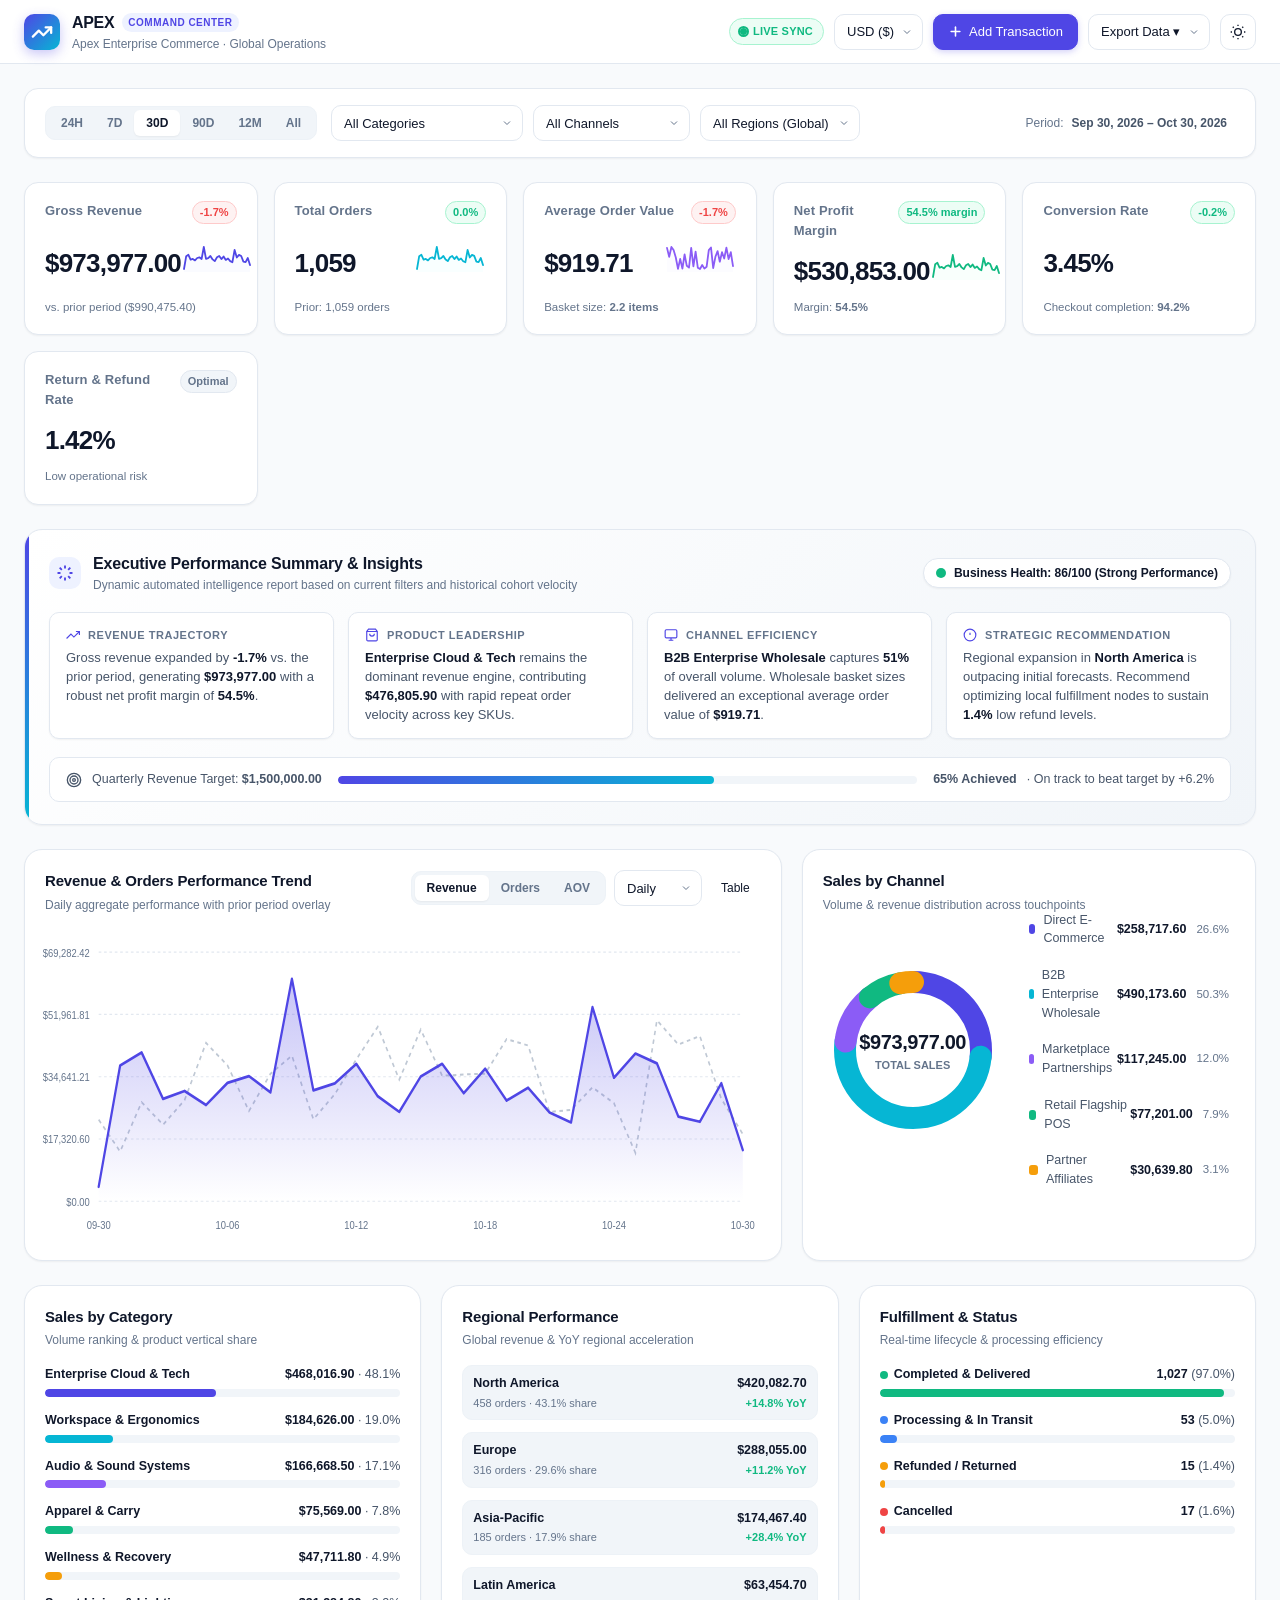
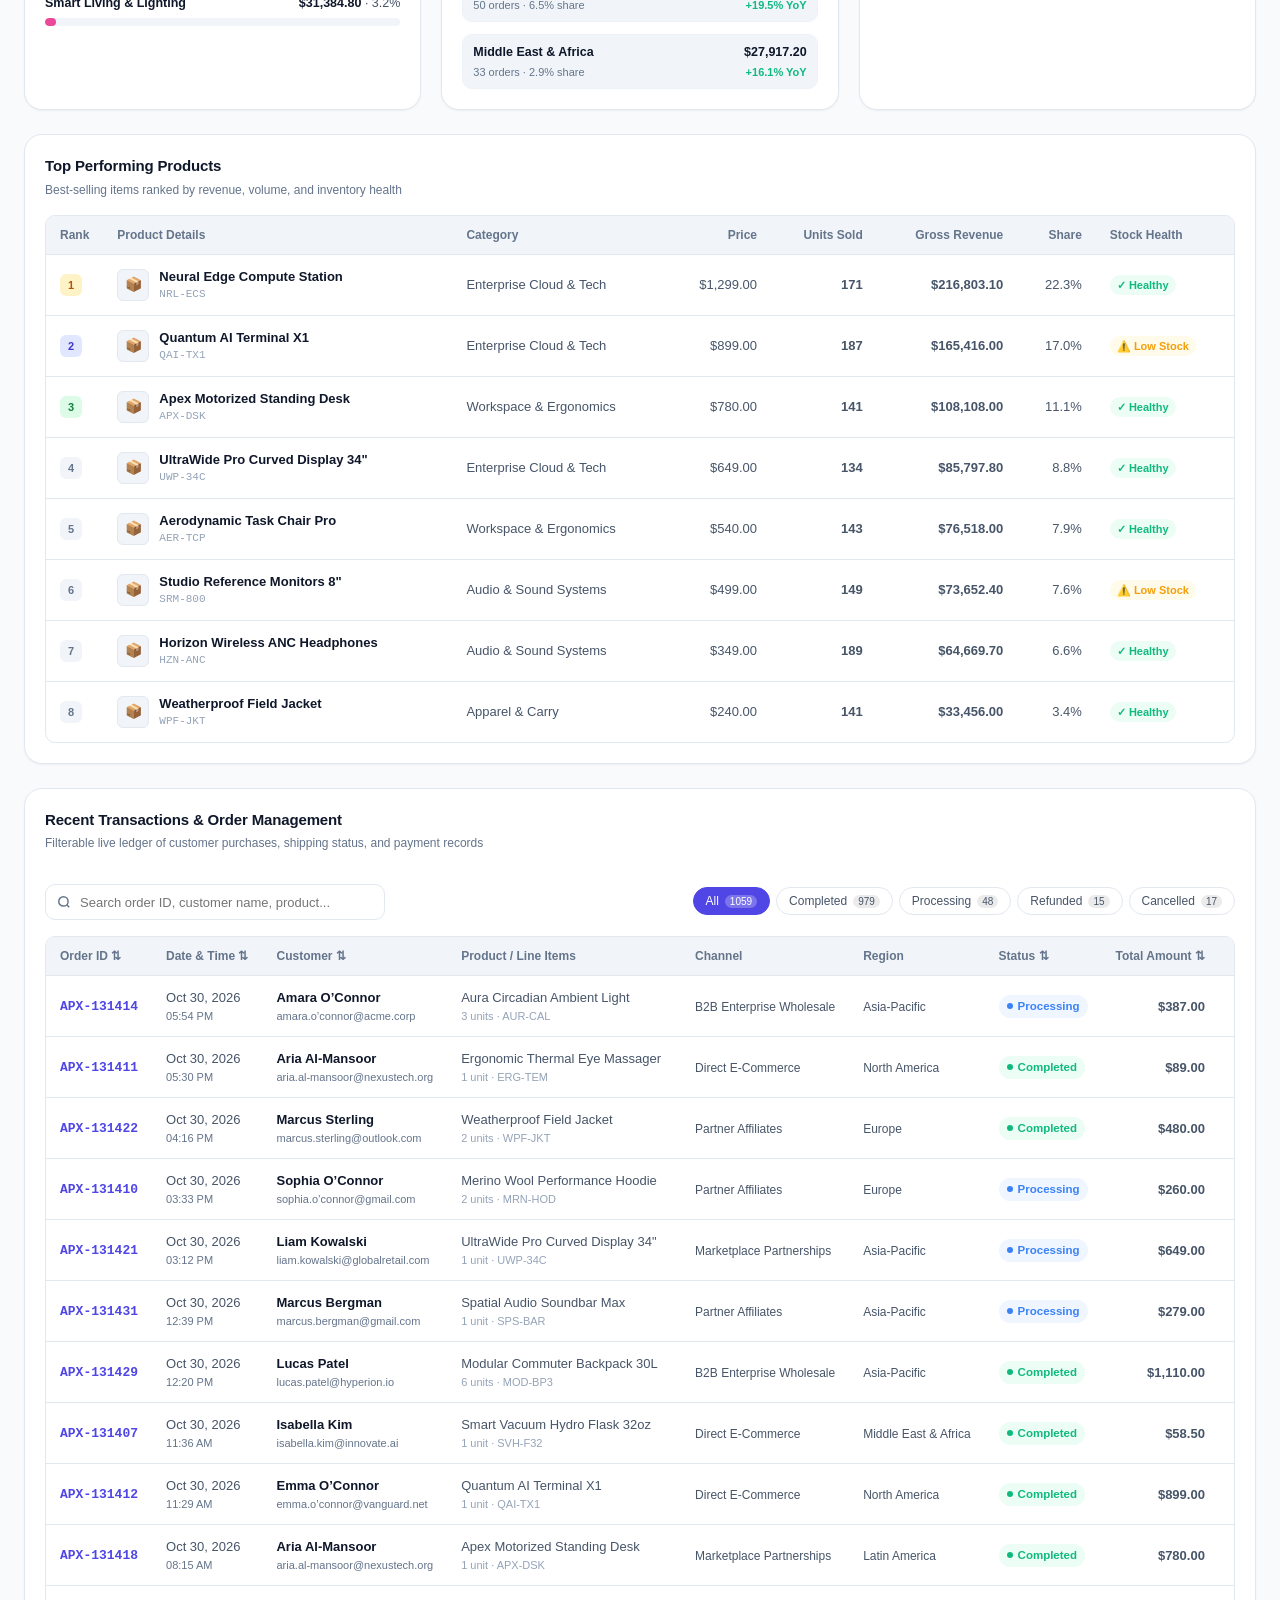
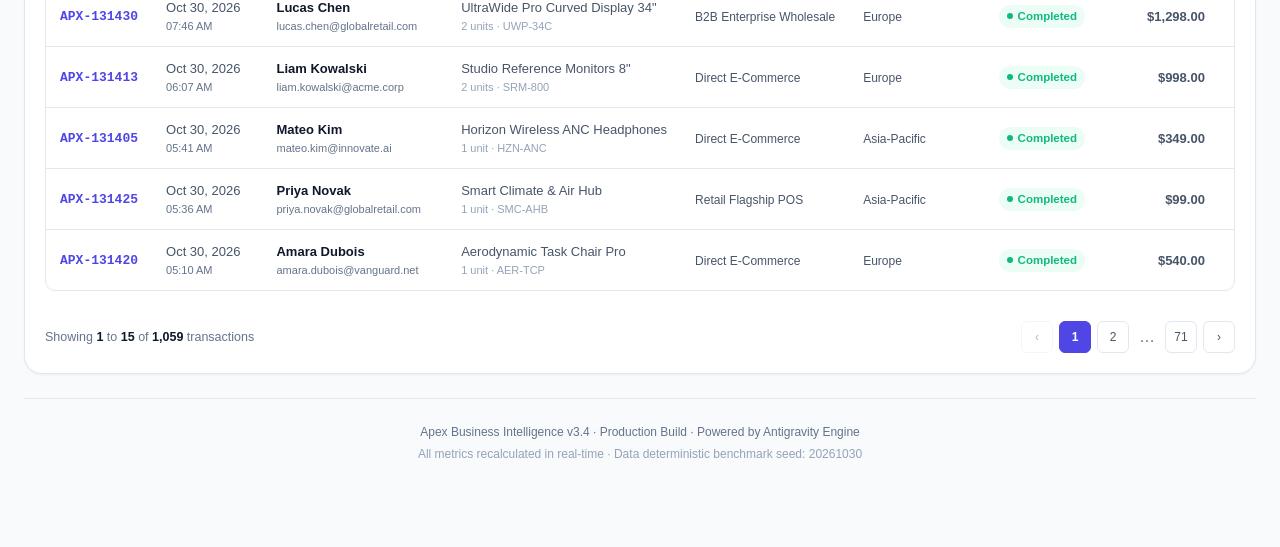
<file: sites/dashboard/antigravity/index.html>
<!DOCTYPE html>
<html lang="en" data-theme="light">
<head>
  <meta charset="UTF-8">
  <meta name="viewport" content="width=device-width, initial-scale=1.0">
  <title>Apex — Executive Revenue & Business Intelligence Dashboard</title>
  <meta name="description" content="Next-generation business intelligence dashboard tracking live revenue, sales performance, orders, category metrics, and operational forecasting.">
  <link rel="icon" href="data:image/svg+xml,%3Csvg xmlns='http://www.w3.org/2000/svg' viewBox='0 0 32 32'%3E%3Crect width='32' height='32' rx='8' fill='%234f46e5'/%3E%3Cpath d='M7 21l5-6 4 4 9-11' fill='none' stroke='%23ffffff' stroke-width='2.8' stroke-linecap='round' stroke-linejoin='round'/%3E%3Ccircle cx='25' cy='8' r='2' fill='%2322d3ee'/%3E%3C/svg%3E">
  <link rel="stylesheet" href="styles.css">
  <script>
    // Prevent theme flash
    try {
      const savedTheme = localStorage.getItem('apex_theme');
      if (savedTheme) {
        document.documentElement.dataset.theme = savedTheme;
      } else if (window.matchMedia('(prefers-color-scheme: dark)').matches) {
        document.documentElement.dataset.theme = 'dark';
      }
    } catch(e) {}
  </script>
</head>
<body>
  <a href="#main-content" class="skip-link">Skip to main dashboard content</a>

  <!-- Global Sticky Top Header -->
  <header class="top-header" role="banner">
    <div class="brand-section">
      <div class="brand-logo" aria-hidden="true">
        <svg width="22" height="22" viewBox="0 0 24 24" fill="none" stroke="currentColor" stroke-width="2.5" stroke-linecap="round" stroke-linejoin="round">
          <polyline points="22 7 13.5 15.5 8.5 10.5 2 17"></polyline>
          <polyline points="16 7 22 7 22 13"></polyline>
        </svg>
      </div>
      <div class="brand-text">
        <div class="brand-title">
          <span>APEX</span>
          <span class="brand-badge">Command Center</span>
        </div>
        <span class="brand-subtitle">Apex Enterprise Commerce · Global Operations</span>
      </div>
    </div>

    <div class="header-actions">
      <div class="live-indicator" title="Connected to Real-time Stream">
        <span class="pulse-dot"></span>
        <span>LIVE SYNC</span>
      </div>

      <!-- Currency Switcher -->
      <div class="select-wrapper">
        <select id="currency-select" class="select-control" aria-label="Select Currency">
          <option value="USD">USD ($)</option>
          <option value="EUR">EUR (€)</option>
          <option value="GBP">GBP (£)</option>
          <option value="JPY">JPY (¥)</option>
        </select>
        <svg class="select-arrow" viewBox="0 0 24 24" fill="none" stroke="currentColor" stroke-width="2"><polyline points="6 9 12 15 18 9"/></svg>
      </div>

      <!-- New Order Modal Trigger -->
      <button id="btn-new-order" class="btn btn-primary" type="button" aria-haspopup="dialog" aria-expanded="false">
        <svg width="15" height="15" viewBox="0 0 24 24" fill="none" stroke="currentColor" stroke-width="2.5" stroke-linecap="round"><line x1="12" y1="5" x2="12" y2="19"></line><line x1="5" y1="12" x2="19" y2="12"></line></svg>
        <span class="desktop-only">Add Transaction</span>
      </button>

      <!-- Export Data Trigger -->
      <div class="select-wrapper">
        <select id="export-select" class="select-control" aria-label="Export Data">
          <option value="" disabled selected>Export Data ▾</option>
          <option value="csv">Export CSV</option>
          <option value="json">Export JSON</option>
          <option value="print">Print / PDF</option>
        </select>
        <svg class="select-arrow" viewBox="0 0 24 24" fill="none" stroke="currentColor" stroke-width="2"><polyline points="6 9 12 15 18 9"/></svg>
      </div>

      <!-- Dark / Light Theme Toggle -->
      <button id="theme-toggle" class="btn btn-icon" type="button" aria-label="Toggle dark/light theme" title="Toggle Theme">
        <svg id="icon-sun" width="16" height="16" viewBox="0 0 24 24" fill="none" stroke="currentColor" stroke-width="2"><circle cx="12" cy="12" r="5"></circle><line x1="12" y1="1" x2="12" y2="3"></line><line x1="12" y1="21" x2="12" y2="23"></line><line x1="4.22" y1="4.22" x2="5.64" y2="5.64"></line><line x1="18.36" y1="18.36" x2="19.78" y2="19.78"></line><line x1="1" y1="12" x2="3" y2="12"></line><line x1="21" y1="12" x2="23" y2="12"></line><line x1="4.22" y1="19.78" x2="5.64" y2="18.36"></line><line x1="18.36" y1="5.64" x2="19.78" y2="4.22"></line></svg>
        <svg id="icon-moon" style="display:none;" width="16" height="16" viewBox="0 0 24 24" fill="none" stroke="currentColor" stroke-width="2"><path d="M21 12.79A9 9 0 1 1 11.21 3 7 7 0 0 0 21 12.79z"></path></svg>
      </button>
    </div>
  </header>

  <!-- Main Container -->
  <main id="main-content" class="app-container" role="main">

    <!-- Executive Controls & Global Filter Toolbar -->
    <section class="toolbar-section" aria-label="Global Dashboard Filters">
      <div class="toolbar-left">
        <!-- Date Range Segments -->
        <div class="segmented-group" id="range-picker" role="radiogroup" aria-label="Timeframe selection">
          <button type="button" class="segmented-btn" data-range="1" role="radio" aria-checked="false">24H</button>
          <button type="button" class="segmented-btn" data-range="7" role="radio" aria-checked="false">7D</button>
          <button type="button" class="segmented-btn active" data-range="30" role="radio" aria-checked="true">30D</button>
          <button type="button" class="segmented-btn" data-range="90" role="radio" aria-checked="false">90D</button>
          <button type="button" class="segmented-btn" data-range="365" role="radio" aria-checked="false">12M</button>
          <button type="button" class="segmented-btn" data-range="all" role="radio" aria-checked="false">All</button>
        </div>

        <!-- Filter Dropdowns -->
        <div class="filter-dropdowns">
          <div class="select-wrapper">
            <select id="filter-category" class="select-control" aria-label="Filter by Category">
              <option value="all">All Categories</option>
              <option value="Enterprise Cloud & Tech">Enterprise Cloud & Tech</option>
              <option value="Audio & Sound Systems">Audio & Sound Systems</option>
              <option value="Workspace & Ergonomics">Workspace & Ergonomics</option>
              <option value="Smart Living & Lighting">Smart Living & Lighting</option>
              <option value="Apparel & Carry">Apparel & Carry</option>
              <option value="Wellness & Recovery">Wellness & Recovery</option>
            </select>
            <svg class="select-arrow" viewBox="0 0 24 24" fill="none" stroke="currentColor" stroke-width="2"><polyline points="6 9 12 15 18 9"/></svg>
          </div>

          <div class="select-wrapper">
            <select id="filter-channel" class="select-control" aria-label="Filter by Sales Channel">
              <option value="all">All Channels</option>
              <option value="Direct E-Commerce">Direct E-Commerce</option>
              <option value="B2B Enterprise Wholesale">B2B Wholesale</option>
              <option value="Marketplace Partnerships">Marketplace</option>
              <option value="Retail Flagship POS">Retail Stores</option>
              <option value="Partner Affiliates">Affiliates & Social</option>
            </select>
            <svg class="select-arrow" viewBox="0 0 24 24" fill="none" stroke="currentColor" stroke-width="2"><polyline points="6 9 12 15 18 9"/></svg>
          </div>

          <div class="select-wrapper">
            <select id="filter-region" class="select-control" aria-label="Filter by Region">
              <option value="all">All Regions (Global)</option>
              <option value="North America">North America</option>
              <option value="Europe">Europe</option>
              <option value="Asia-Pacific">Asia-Pacific</option>
              <option value="Latin America">Latin America</option>
              <option value="Middle East & Africa">Middle East & Africa</option>
            </select>
            <svg class="select-arrow" viewBox="0 0 24 24" fill="none" stroke="currentColor" stroke-width="2"><polyline points="6 9 12 15 18 9"/></svg>
          </div>

          <button id="btn-reset-filters" class="btn btn-subtle btn-sm" type="button" style="display:none;">
            ✕ Reset Filters
          </button>
        </div>
      </div>

      <div class="toolbar-right">
        <div class="active-range-info" id="active-range-label">
          <span>Period:</span>
          <strong id="range-text-display">Calculating...</strong>
        </div>
      </div>
    </section>

    <!-- Top Key Performance Metrics (KPI Ribbon - 6 Metrics) -->
    <section class="kpi-grid" aria-label="Key Performance Indicators">
      <!-- KPI 1: Gross Revenue -->
      <article class="kpi-card" id="card-revenue">
        <div class="kpi-top">
          <div class="kpi-meta">
            <span class="kpi-title">Gross Revenue</span>
          </div>
          <span class="kpi-badge positive" id="kpi-rev-badge">+14.2%</span>
        </div>
        <div class="kpi-value-row">
          <div class="kpi-value" id="kpi-rev-val">$0.00</div>
          <div class="kpi-sparkline-wrap" id="sparkline-rev"></div>
        </div>
        <div class="kpi-subtext">
          <span>vs. prior period (<span id="kpi-rev-prior">$0</span>)</span>
        </div>
      </article>

      <!-- KPI 2: Net Orders -->
      <article class="kpi-card" id="card-orders">
        <div class="kpi-top">
          <div class="kpi-meta">
            <span class="kpi-title">Total Orders</span>
          </div>
          <span class="kpi-badge positive" id="kpi-ord-badge">+8.7%</span>
        </div>
        <div class="kpi-value-row">
          <div class="kpi-value" id="kpi-ord-val">0</div>
          <div class="kpi-sparkline-wrap" id="sparkline-ord"></div>
        </div>
        <div class="kpi-subtext">
          <span>Prior: <span id="kpi-ord-prior">0</span> orders</span>
        </div>
      </article>

      <!-- KPI 3: Average Order Value -->
      <article class="kpi-card" id="card-aov">
        <div class="kpi-top">
          <div class="kpi-meta">
            <span class="kpi-title">Average Order Value</span>
          </div>
          <span class="kpi-badge positive" id="kpi-aov-badge">+5.1%</span>
        </div>
        <div class="kpi-value-row">
          <div class="kpi-value" id="kpi-aov-val">$0.00</div>
          <div class="kpi-sparkline-wrap" id="sparkline-aov"></div>
        </div>
        <div class="kpi-subtext">
          <span>Basket size: <strong id="kpi-basket-size">2.3 items</strong></span>
        </div>
      </article>

      <!-- KPI 4: Net Profit & Margin -->
      <article class="kpi-card" id="card-profit">
        <div class="kpi-top">
          <div class="kpi-meta">
            <span class="kpi-title">Net Profit Margin</span>
          </div>
          <span class="kpi-badge positive" id="kpi-margin-badge">31.4%</span>
        </div>
        <div class="kpi-value-row">
          <div class="kpi-value" id="kpi-profit-val">$0.00</div>
          <div class="kpi-sparkline-wrap" id="sparkline-profit"></div>
        </div>
        <div class="kpi-subtext">
          <span>Margin: <strong id="kpi-margin-val">31.4%</strong></span>
        </div>
      </article>

      <!-- KPI 5: Sales Conversion Rate -->
      <article class="kpi-card" id="card-conv">
        <div class="kpi-top">
          <div class="kpi-meta">
            <span class="kpi-title">Conversion Rate</span>
          </div>
          <span class="kpi-badge positive" id="kpi-conv-badge">+0.4%</span>
        </div>
        <div class="kpi-value-row">
          <div class="kpi-value" id="kpi-conv-val">3.82%</div>
          <div class="kpi-sparkline-wrap" id="sparkline-conv"></div>
        </div>
        <div class="kpi-subtext">
          <span>Checkout completion: <strong>94.2%</strong></span>
        </div>
      </article>

      <!-- KPI 6: Fulfillment & Return Rate -->
      <article class="kpi-card" id="card-returns">
        <div class="kpi-top">
          <div class="kpi-meta">
            <span class="kpi-title">Return & Refund Rate</span>
          </div>
          <span class="kpi-badge neutral" id="kpi-return-badge">1.9%</span>
        </div>
        <div class="kpi-value-row">
          <div class="kpi-value" id="kpi-return-val">1.92%</div>
          <div class="kpi-sparkline-wrap" id="sparkline-return"></div>
        </div>
        <div class="kpi-subtext">
          <span>Low operational risk</span>
        </div>
      </article>
    </section>

    <!-- Executive Briefing / AI Performance Summary Card -->
    <section class="briefing-card" aria-label="Executive Performance Summary">
      <div class="briefing-header">
        <div class="briefing-title-group">
          <div class="ai-icon-chip" aria-hidden="true">
            <svg width="18" height="18" viewBox="0 0 24 24" fill="none" stroke="currentColor" stroke-width="2.5">
              <path d="M12 2v4M12 18v4M4.93 4.93l2.83 2.83M16.24 16.24l2.83 2.83M2 12h4M18 12h4M4.93 19.07l2.83-2.83M16.24 7.76l2.83-2.83"/>
            </svg>
          </div>
          <div>
            <h2 class="briefing-heading">Executive Performance Summary & Insights</h2>
            <p class="briefing-subtitle">Dynamic automated intelligence report based on current filters and historical cohort velocity</p>
          </div>
        </div>
        <div class="score-pill">
          <span class="score-circle"></span>
          <span id="health-score-text">Business Health: 94/100 (Exceptional)</span>
        </div>
      </div>

      <!-- 4 Generated Intelligent Insights -->
      <div class="insights-grid" id="insights-container">
        <!-- Dynamically rendered -->
      </div>

      <!-- Target Pacing Bar -->
      <div class="target-pacing-bar">
        <div class="target-info">
          <svg width="16" height="16" viewBox="0 0 24 24" fill="none" stroke="currentColor" stroke-width="2"><circle cx="12" cy="12" r="10"/><circle cx="12" cy="12" r="6"/><circle cx="12" cy="12" r="2"/></svg>
          <span>Quarterly Revenue Target: <strong id="target-goal-text">$1,500,000</strong></span>
        </div>
        <div class="progress-track" role="progressbar" aria-valuenow="88" aria-valuemin="0" aria-valuemax="100">
          <div class="progress-fill" id="target-progress-fill" style="width: 88%;"></div>
        </div>
        <div class="target-info">
          <strong id="target-percent-text">88.4% Achieved</strong>
          <span class="desktop-only" id="target-runrate-text">· On track to beat target by +6.2%</span>
        </div>
      </div>
    </section>

    <!-- Visual Analytics: Primary Trend Chart & Channel Breakdown -->
    <section class="dashboard-grid-2">
      <!-- Main Revenue / Order Trends Chart Card -->
      <article class="card">
        <div class="card-header">
          <div class="card-title-group">
            <h2 class="card-title">Revenue & Orders Performance Trend</h2>
            <span class="card-subtitle" id="main-chart-subtitle">Daily aggregate performance with prior period overlay</span>
          </div>
          <div class="card-actions">
            <!-- Metric Toggle -->
            <div class="segmented-group" id="chart-metric-toggle" role="radiogroup" aria-label="Metric toggle">
              <button type="button" class="segmented-btn active" data-metric="revenue" role="radio" aria-checked="true">Revenue</button>
              <button type="button" class="segmented-btn" data-metric="orders" role="radio" aria-checked="false">Orders</button>
              <button type="button" class="segmented-btn" data-metric="aov" role="radio" aria-checked="false">AOV</button>
            </div>
            <!-- Aggregation Toggle -->
            <div class="select-wrapper">
              <select id="chart-agg-select" class="select-control" aria-label="Data Aggregation">
                <option value="daily">Daily</option>
                <option value="weekly">Weekly</option>
                <option value="monthly">Monthly</option>
              </select>
              <svg class="select-arrow" viewBox="0 0 24 24" fill="none" stroke="currentColor" stroke-width="2"><polyline points="6 9 12 15 18 9"/></svg>
            </div>
            <button id="btn-toggle-chart-table" class="btn btn-subtle btn-sm" type="button" title="View Accessible Table">
              Table
            </button>
          </div>
        </div>

        <div class="main-chart-wrapper" id="main-chart-host">
          <!-- Dynamic Responsive SVG Main Chart Injected Here -->
          <svg id="main-svg" class="chart-svg-container" preserveAspectRatio="none" role="img" aria-label="Revenue performance interactive line chart"></svg>
          <div id="chart-tooltip" class="chart-tooltip" role="tooltip"></div>
          <!-- Accessible Data Table Fallback -->
          <div id="chart-table-view" class="products-table-wrap" style="display:none; max-height:280px; overflow-y:auto;">
            <table class="table-custom" id="chart-accessible-table">
              <thead><tr><th>Date</th><th class="num-cell">Current Value</th><th class="num-cell">Prior Comparison</th><th class="num-cell">Variance</th></tr></thead>
              <tbody></tbody>
            </table>
          </div>
        </div>
      </article>

      <!-- Sales by Channel Donut Card -->
      <article class="card">
        <div class="card-header">
          <div class="card-title-group">
            <h2 class="card-title">Sales by Channel</h2>
            <span class="card-subtitle">Volume & revenue distribution across touchpoints</span>
          </div>
        </div>

        <div class="donut-container">
          <div class="donut-svg-wrap">
            <svg id="donut-svg" width="180" height="180" viewBox="0 0 180 180" role="img" aria-label="Sales channels donut chart"></svg>
            <div class="donut-center-text">
              <div class="donut-center-val" id="donut-total-val">$0</div>
              <div class="donut-center-lbl">Total Sales</div>
            </div>
          </div>
          <div class="donut-legend" id="channel-legend">
            <!-- Channel items rendered dynamically -->
          </div>
        </div>
      </article>
    </section>

    <!-- Secondary Analytics Grid (3 Columns): Categories, Regional, Order Status -->
    <section class="dashboard-grid-3">
      <!-- Card 1: Category Contribution -->
      <article class="card">
        <div class="card-header">
          <div class="card-title-group">
            <h2 class="card-title">Sales by Category</h2>
            <span class="card-subtitle">Volume ranking & product vertical share</span>
          </div>
        </div>
        <div class="category-bars-list" id="category-bars-container">
          <!-- Category bars dynamically generated -->
        </div>
      </article>

      <!-- Card 2: Regional Performance -->
      <article class="card">
        <div class="card-header">
          <div class="card-title-group">
            <h2 class="card-title">Regional Performance</h2>
            <span class="card-subtitle">Global revenue & YoY regional acceleration</span>
          </div>
        </div>
        <div class="regional-list" id="regional-list-container">
          <!-- Regional rows dynamically generated -->
        </div>
      </article>

      <!-- Card 3: Order Fulfillment & Status Breakdown -->
      <article class="card">
        <div class="card-header">
          <div class="card-title-group">
            <h2 class="card-title">Fulfillment & Status</h2>
            <span class="card-subtitle">Real-time lifecycle & processing efficiency</span>
          </div>
        </div>
        <div class="category-bars-list" id="status-bars-container">
          <!-- Status fulfillment distribution dynamically generated -->
        </div>
      </article>
    </section>

    <!-- Top Products Leaderboard Table -->
    <section class="card" aria-label="Top Products Leaderboard">
      <div class="card-header">
        <div class="card-title-group">
          <h2 class="card-title">Top Performing Products</h2>
          <span class="card-subtitle">Best-selling items ranked by revenue, volume, and inventory health</span>
        </div>
      </div>
      <div class="products-table-wrap">
        <table class="table-custom" id="top-products-table">
          <thead>
            <tr>
              <th style="width: 50px;">Rank</th>
              <th>Product Details</th>
              <th>Category</th>
              <th class="num-cell">Price</th>
              <th class="num-cell">Units Sold</th>
              <th class="num-cell">Gross Revenue</th>
              <th class="num-cell">Share</th>
              <th>Stock Health</th>
            </tr>
          </thead>
          <tbody>
            <!-- Dynamically populated -->
          </tbody>
        </table>
      </div>
    </section>

    <!-- Interactive Orders & Transactions Data Grid -->
    <section class="card orders-section" aria-label="Orders and Transactions Grid">
      <div class="card-header">
        <div class="card-title-group">
          <h2 class="card-title">Recent Transactions & Order Management</h2>
          <span class="card-subtitle">Filterable live ledger of customer purchases, shipping status, and payment records</span>
        </div>
      </div>

      <!-- Orders Toolbar: Search, Status Tabs, Filter Actions -->
      <div class="orders-filter-bar">
        <div class="search-input-wrap">
          <svg class="search-icon" viewBox="0 0 24 24" fill="none" stroke="currentColor" stroke-width="2.5"><circle cx="11" cy="11" r="8"></circle><line x1="21" y1="21" x2="16.65" y2="16.65"></line></svg>
          <input type="search" id="order-search" class="search-input" placeholder="Search order ID, customer name, product..." aria-label="Search orders">
        </div>

        <div class="status-tabs" id="status-tab-group" role="tablist">
          <button type="button" class="status-tab active" data-status="all" role="tab" aria-selected="true">
            All <span class="status-count" id="count-all">0</span>
          </button>
          <button type="button" class="status-tab" data-status="Completed" role="tab" aria-selected="false">
            Completed <span class="status-count" id="count-completed">0</span>
          </button>
          <button type="button" class="status-tab" data-status="Processing" role="tab" aria-selected="false">
            Processing <span class="status-count" id="count-processing">0</span>
          </button>
          <button type="button" class="status-tab" data-status="Refunded" role="tab" aria-selected="false">
            Refunded <span class="status-count" id="count-refunded">0</span>
          </button>
          <button type="button" class="status-tab" data-status="Cancelled" role="tab" aria-selected="false">
            Cancelled <span class="status-count" id="count-cancelled">0</span>
          </button>
        </div>
      </div>

      <!-- Orders Table -->
      <div class="products-table-wrap">
        <table class="table-custom" id="orders-table">
          <thead>
            <tr>
              <th data-sort="id" style="cursor: pointer;">Order ID ⇅</th>
              <th data-sort="date" style="cursor: pointer;">Date & Time ⇅</th>
              <th data-sort="customer" style="cursor: pointer;">Customer ⇅</th>
              <th>Product / Line Items</th>
              <th>Channel</th>
              <th>Region</th>
              <th data-sort="status" style="cursor: pointer;">Status ⇅</th>
              <th data-sort="amount" class="num-cell" style="cursor: pointer;">Total Amount ⇅</th>
              <th style="text-align: center;">Actions</th>
            </tr>
          </thead>
          <tbody id="orders-tbody">
            <!-- Orders rendered dynamically -->
          </tbody>
        </table>
      </div>

      <!-- Pagination Footer -->
      <div class="pagination-bar">
        <div class="pagination-info" id="pagination-info-text">
          Showing <strong>1</strong> to <strong>15</strong> of <strong>0</strong> transactions
        </div>
        <div class="pagination-controls" id="pagination-buttons">
          <!-- Page buttons rendered dynamically -->
        </div>
      </div>
    </section>

    <!-- Footer -->
    <footer class="app-footer">
      <p>Apex Business Intelligence v3.4 · Production Build · Powered by Antigravity Engine</p>
      <p style="margin-top: 4px; color: var(--text-dim);">All metrics recalculated in real-time · Data deterministic benchmark seed: 20261030</p>
    </footer>
  </main>

  <!-- Modal: Detailed Order Receipt View & Status Editor -->
  <div id="modal-order-detail" class="modal-overlay" role="dialog" aria-modal="true" aria-labelledby="modal-detail-title">
    <div class="modal-dialog">
      <div class="modal-header">
        <h3 id="modal-detail-title" class="modal-title">Transaction Details</h3>
        <button type="button" class="btn btn-icon btn-subtle" id="btn-close-detail-modal" aria-label="Close dialog">✕</button>
      </div>
      <div class="modal-body" id="modal-detail-body">
        <!-- Rendered dynamically -->
      </div>
      <div class="modal-footer">
        <button type="button" class="btn" id="btn-close-detail-action">Close</button>
        <button type="button" class="btn btn-primary" id="btn-print-receipt">Print Receipt</button>
      </div>
    </div>
  </div>

  <!-- Modal: Add New Transaction Simulator -->
  <div id="modal-new-order" class="modal-overlay" role="dialog" aria-modal="true" aria-labelledby="modal-new-title">
    <div class="modal-dialog">
      <div class="modal-header">
        <h3 id="modal-new-title" class="modal-title">Simulate New Transaction</h3>
        <button type="button" class="btn btn-icon btn-subtle" id="btn-close-new-modal" aria-label="Close dialog">✕</button>
      </div>
      <form id="new-order-form">
        <div class="modal-body">
          <div class="form-grid">
            <div class="form-group">
              <label class="form-label" for="form-customer">Customer Full Name</label>
              <input type="text" id="form-customer" class="form-input" placeholder="e.g. Elena Rostova" required>
            </div>
            <div class="form-group">
              <label class="form-label" for="form-email">Customer Email</label>
              <input type="email" id="form-email" class="form-input" placeholder="e.g. elena@example.com" required>
            </div>
            <div class="form-group-full">
              <label class="form-label" for="form-product">Select Product</label>
              <select id="form-product" class="form-input" required>
                <!-- Populated via JS -->
              </select>
            </div>
            <div class="form-group">
              <label class="form-label" for="form-qty">Quantity</label>
              <input type="number" id="form-qty" class="form-input" min="1" max="50" value="1" required>
            </div>
            <div class="form-group">
              <label class="form-label" for="form-channel">Sales Channel</label>
              <select id="form-channel" class="form-input" required>
                <option value="Direct E-Commerce">Direct E-Commerce</option>
                <option value="B2B Enterprise Wholesale">B2B Wholesale</option>
                <option value="Marketplace Partnerships">Marketplace</option>
                <option value="Retail Flagship POS">Retail Stores</option>
                <option value="Partner Affiliates">Affiliates</option>
              </select>
            </div>
            <div class="form-group">
              <label class="form-label" for="form-region">Region</label>
              <select id="form-region" class="form-input" required>
                <option value="North America">North America</option>
                <option value="Europe">Europe</option>
                <option value="Asia-Pacific">Asia-Pacific</option>
                <option value="Latin America">Latin America</option>
                <option value="Middle East & Africa">Middle East & Africa</option>
              </select>
            </div>
            <div class="form-group">
              <label class="form-label" for="form-status">Initial Status</label>
              <select id="form-status" class="form-input" required>
                <option value="Completed">Completed</option>
                <option value="Processing">Processing</option>
              </select>
            </div>
          </div>
        </div>
        <div class="modal-footer">
          <button type="button" class="btn" id="btn-cancel-new">Cancel</button>
          <button type="submit" class="btn btn-primary">Add & Update Dashboard</button>
        </div>
      </form>
    </div>
  </div>

  <!-- Floating Toast Container -->
  <div class="toast-container" id="toast-container" aria-live="polite"></div>

  <!-- Dashboard JavaScript Engine -->
  <script src="app.js"></script>
</body>
</html>
</file>
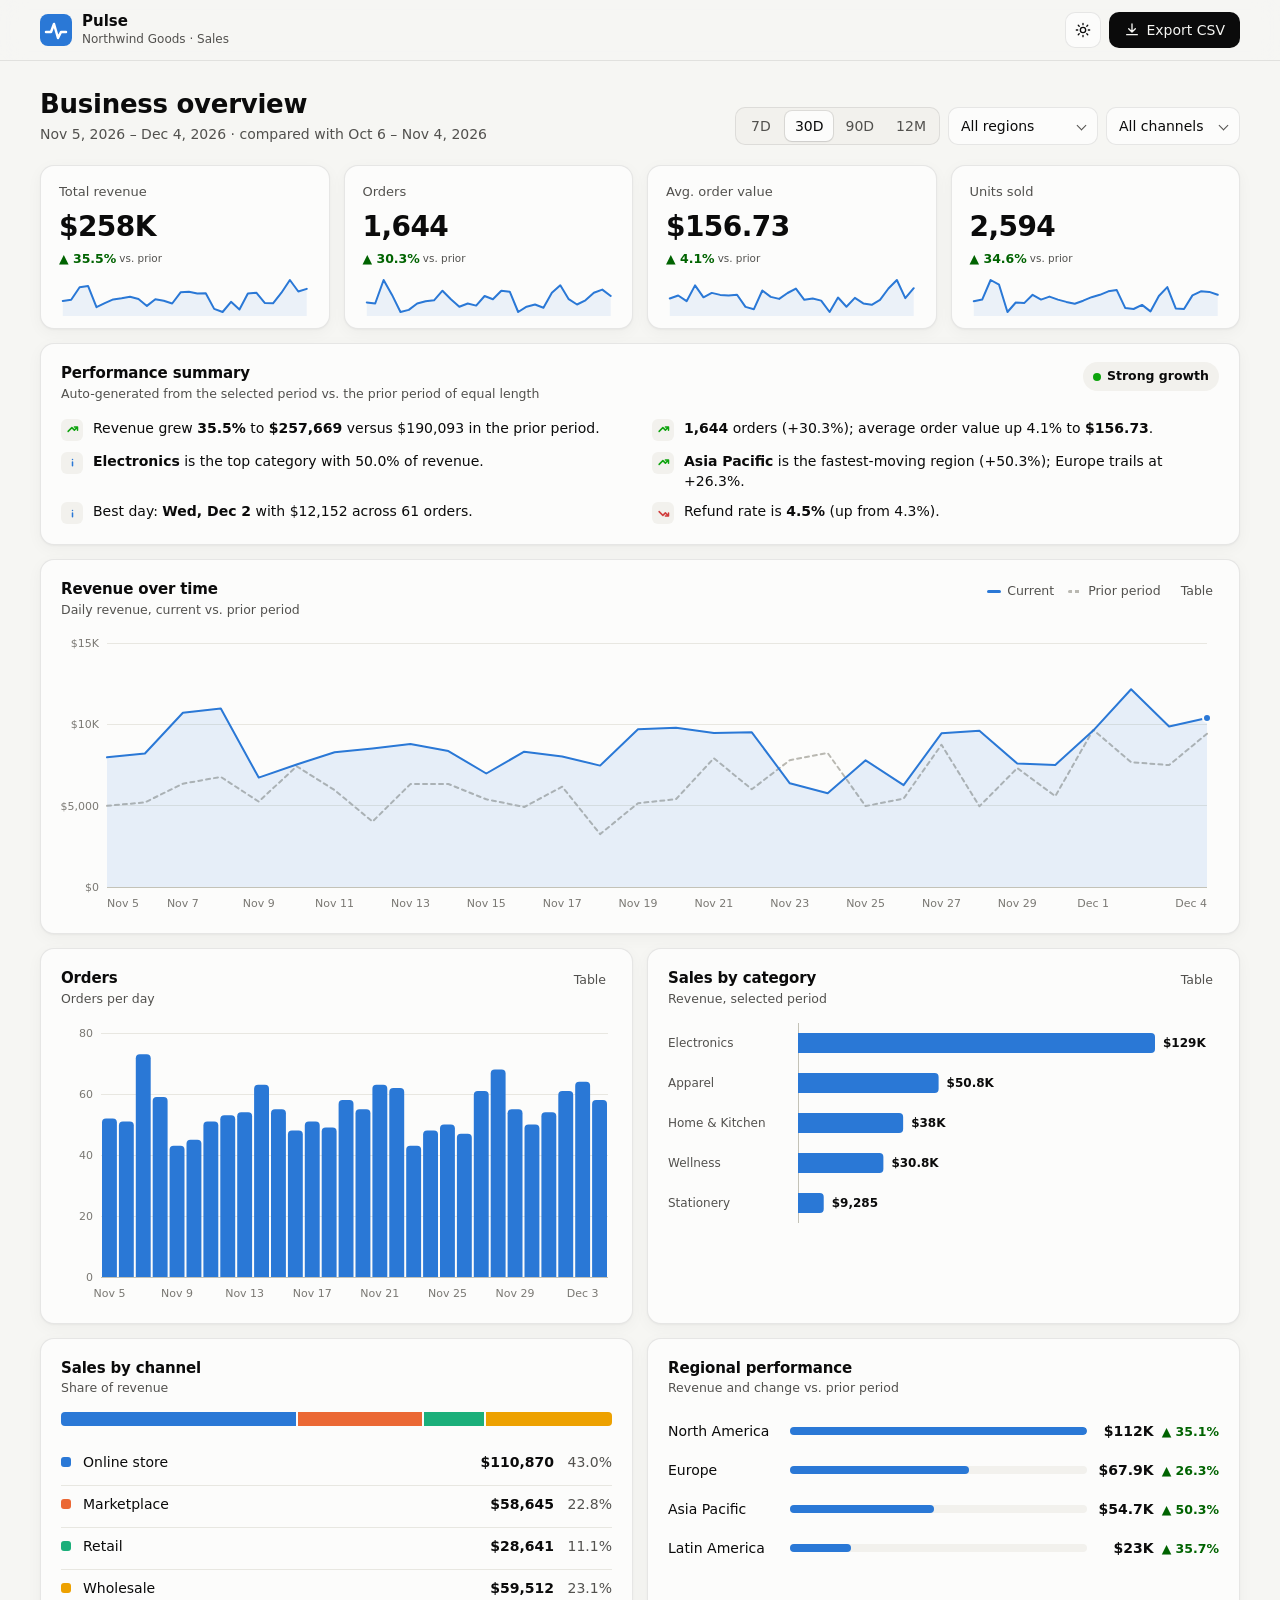
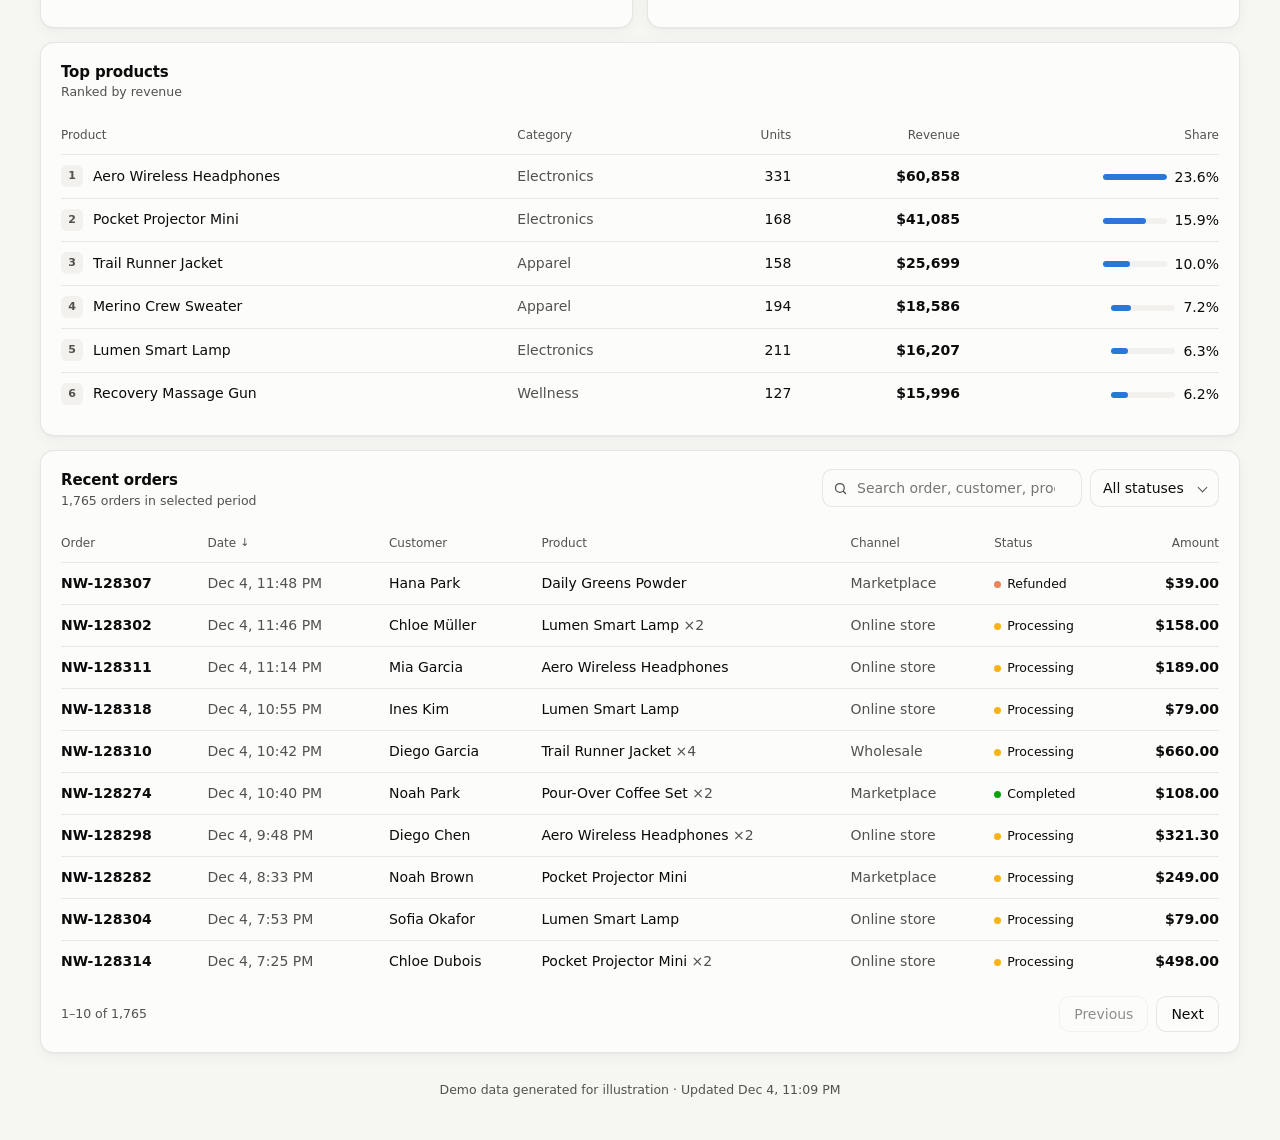
<file: sites/dashboard/claude-code/index.html>
<!doctype html>
<html lang="en">
<head>
  <meta charset="utf-8">
  <meta name="viewport" content="width=device-width, initial-scale=1">
  <title>Pulse — Sales Dashboard</title>
  <meta name="description" content="Track revenue, orders, and sales performance at a glance.">
  <link rel="icon" href="data:image/svg+xml,%3Csvg xmlns='http://www.w3.org/2000/svg' viewBox='0 0 32 32'%3E%3Crect width='32' height='32' rx='8' fill='%232a78d6'/%3E%3Cpath d='M6 18h5l3-8 4 14 3-6h5' fill='none' stroke='white' stroke-width='2.5' stroke-linecap='round' stroke-linejoin='round'/%3E%3C/svg%3E">
  <link rel="stylesheet" href="styles.css">
  <script>
    try { const t = localStorage.getItem('pulse-theme'); if (t) document.documentElement.dataset.theme = t; } catch (e) {}
  </script>
</head>
<body>
  <a class="skip" href="#main">Skip to content</a>

  <header class="topbar">
    <div class="brand">
      <svg viewBox="0 0 32 32" aria-hidden="true"><rect width="32" height="32" rx="8" fill="var(--series-1)"/><path d="M6 18h5l3-8 4 14 3-6h5" fill="none" stroke="#fff" stroke-width="2.5" stroke-linecap="round" stroke-linejoin="round"/></svg>
      <div>
        <strong>Pulse</strong>
        <span>Northwind Goods · Sales</span>
      </div>
    </div>
    <div class="topbar-actions">
      <button class="icon-btn" id="themeToggle" type="button" aria-label="Toggle dark mode" title="Toggle dark mode">
        <svg class="i-sun" viewBox="0 0 24 24" aria-hidden="true"><circle cx="12" cy="12" r="4"/><path d="M12 2v2M12 20v2M4.9 4.9l1.4 1.4M17.7 17.7l1.4 1.4M2 12h2M20 12h2M4.9 19.1l1.4-1.4M17.7 6.3l1.4-1.4"/></svg>
        <svg class="i-moon" viewBox="0 0 24 24" aria-hidden="true"><path d="M21 12.8A9 9 0 1 1 11.2 3a7 7 0 0 0 9.8 9.8z"/></svg>
      </button>
      <button class="btn btn-primary" id="exportBtn" type="button">
        <svg viewBox="0 0 24 24" aria-hidden="true"><path d="M12 3v12M7 10l5 5 5-5M4 19h16"/></svg>
        <span>Export CSV</span>
      </button>
    </div>
  </header>

  <main id="main">
    <section class="page-head">
      <div>
        <h1>Business overview</h1>
        <p class="muted" id="rangeLabel">—</p>
      </div>
      <div class="filters" role="group" aria-label="Filters">
        <div class="segmented" id="rangeSeg" role="radiogroup" aria-label="Date range">
          <button type="button" role="radio" data-range="7">7D</button>
          <button type="button" role="radio" data-range="30" aria-checked="true">30D</button>
          <button type="button" role="radio" data-range="90">90D</button>
          <button type="button" role="radio" data-range="365">12M</button>
        </div>
        <label class="select">
          <span class="sr-only">Region</span>
          <select id="regionSelect">
            <option value="all">All regions</option>
          </select>
        </label>
        <label class="select">
          <span class="sr-only">Channel</span>
          <select id="channelSelect">
            <option value="all">All channels</option>
          </select>
        </label>
      </div>
    </section>

    <section class="kpis" id="kpis" aria-label="Key metrics"></section>

    <section class="card summary" aria-labelledby="summaryTitle">
      <div class="card-head">
        <div>
          <h2 id="summaryTitle">Performance summary</h2>
          <p class="muted small">Auto-generated from the selected period vs. the prior period of equal length</p>
        </div>
        <span class="health" id="healthBadge"></span>
      </div>
      <ul class="insights" id="insights"></ul>
    </section>

    <section class="grid-2">
      <article class="card span-2" aria-labelledby="revTitle">
        <div class="card-head">
          <div>
            <h2 id="revTitle">Revenue over time</h2>
            <p class="muted small" id="revSub">Daily revenue</p>
          </div>
          <div class="card-tools">
            <div class="legend" id="revLegend"></div>
            <button class="link-btn" type="button" data-table-toggle="revChart">Table</button>
          </div>
        </div>
        <div class="chart" id="revChart" role="img" aria-label="Revenue over time line chart"></div>
      </article>

      <article class="card" aria-labelledby="ordTitle">
        <div class="card-head">
          <div>
            <h2 id="ordTitle">Orders</h2>
            <p class="muted small" id="ordSub">Orders per day</p>
          </div>
          <button class="link-btn" type="button" data-table-toggle="ordChart">Table</button>
        </div>
        <div class="chart" id="ordChart" role="img" aria-label="Orders column chart"></div>
      </article>

      <article class="card" aria-labelledby="catTitle">
        <div class="card-head">
          <div>
            <h2 id="catTitle">Sales by category</h2>
            <p class="muted small">Revenue, selected period</p>
          </div>
          <button class="link-btn" type="button" data-table-toggle="catChart">Table</button>
        </div>
        <div class="chart chart-auto" id="catChart" role="img" aria-label="Sales by category bar chart"></div>
      </article>

      <article class="card" aria-labelledby="chTitle">
        <div class="card-head">
          <div>
            <h2 id="chTitle">Sales by channel</h2>
            <p class="muted small">Share of revenue</p>
          </div>
        </div>
        <div id="channelMix"></div>
      </article>

      <article class="card" aria-labelledby="regTitle">
        <div class="card-head">
          <div>
            <h2 id="regTitle">Regional performance</h2>
            <p class="muted small">Revenue and change vs. prior period</p>
          </div>
        </div>
        <div id="regionList"></div>
      </article>

      <article class="card span-2" aria-labelledby="prodTitle">
        <div class="card-head">
          <div>
            <h2 id="prodTitle">Top products</h2>
            <p class="muted small">Ranked by revenue</p>
          </div>
        </div>
        <div class="table-wrap">
          <table class="table" id="productTable">
            <thead><tr><th>Product</th><th class="hide-sm">Category</th><th class="num">Units</th><th class="num">Revenue</th><th class="num">Share</th></tr></thead>
            <tbody></tbody>
          </table>
        </div>
      </article>

      <article class="card span-2" aria-labelledby="ordersTitle">
        <div class="card-head wrap">
          <div>
            <h2 id="ordersTitle">Recent orders</h2>
            <p class="muted small" id="ordersCount"></p>
          </div>
          <div class="table-tools">
            <label class="search">
              <svg viewBox="0 0 24 24" aria-hidden="true"><circle cx="11" cy="11" r="7"/><path d="m20 20-3.5-3.5"/></svg>
              <span class="sr-only">Search orders</span>
              <input id="orderSearch" type="search" placeholder="Search order, customer, product…">
            </label>
            <label class="select">
              <span class="sr-only">Status</span>
              <select id="statusSelect">
                <option value="all">All statuses</option>
                <option value="Completed">Completed</option>
                <option value="Processing">Processing</option>
                <option value="Refunded">Refunded</option>
                <option value="Cancelled">Cancelled</option>
              </select>
            </label>
          </div>
        </div>
        <div class="table-wrap">
          <table class="table orders" id="ordersTable">
            <thead>
              <tr>
                <th><button type="button" data-sort="id">Order</button></th>
                <th><button type="button" data-sort="date">Date</button></th>
                <th><button type="button" data-sort="customer">Customer</button></th>
                <th class="hide-sm"><button type="button" data-sort="product">Product</button></th>
                <th class="hide-sm"><button type="button" data-sort="channel">Channel</button></th>
                <th><button type="button" data-sort="status">Status</button></th>
                <th class="num"><button type="button" data-sort="amount">Amount</button></th>
              </tr>
            </thead>
            <tbody></tbody>
          </table>
        </div>
        <div class="pager">
          <span class="muted small" id="pageInfo"></span>
          <div>
            <button class="btn" type="button" id="prevPage">Previous</button>
            <button class="btn" type="button" id="nextPage">Next</button>
          </div>
        </div>
      </article>
    </section>

    <footer class="foot muted small">Demo data generated for illustration · Updated <span id="updated"></span></footer>
  </main>

  <div class="tooltip" id="tooltip" role="tooltip" hidden></div>
  <div class="toast" id="toast" role="status" aria-live="polite" hidden></div>

  <script src="app.js"></script>
</body>
</html>
</file>
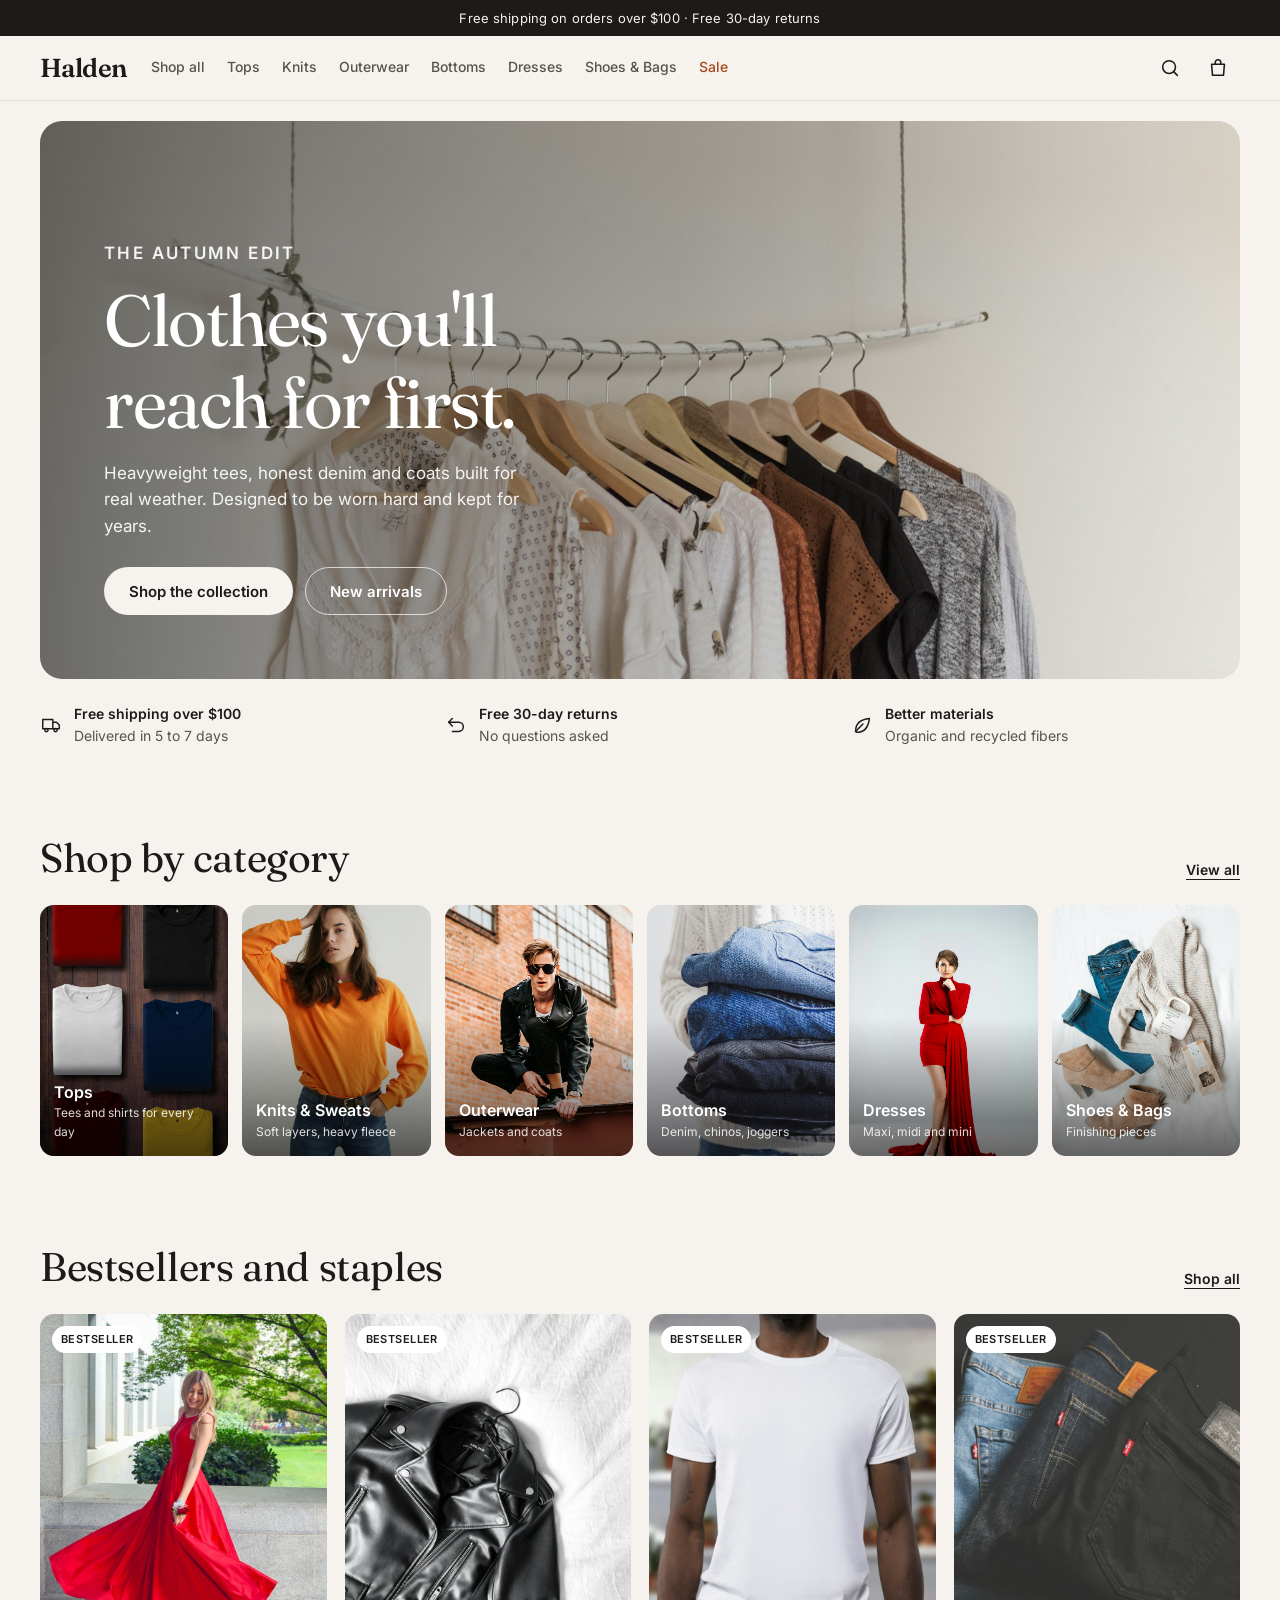
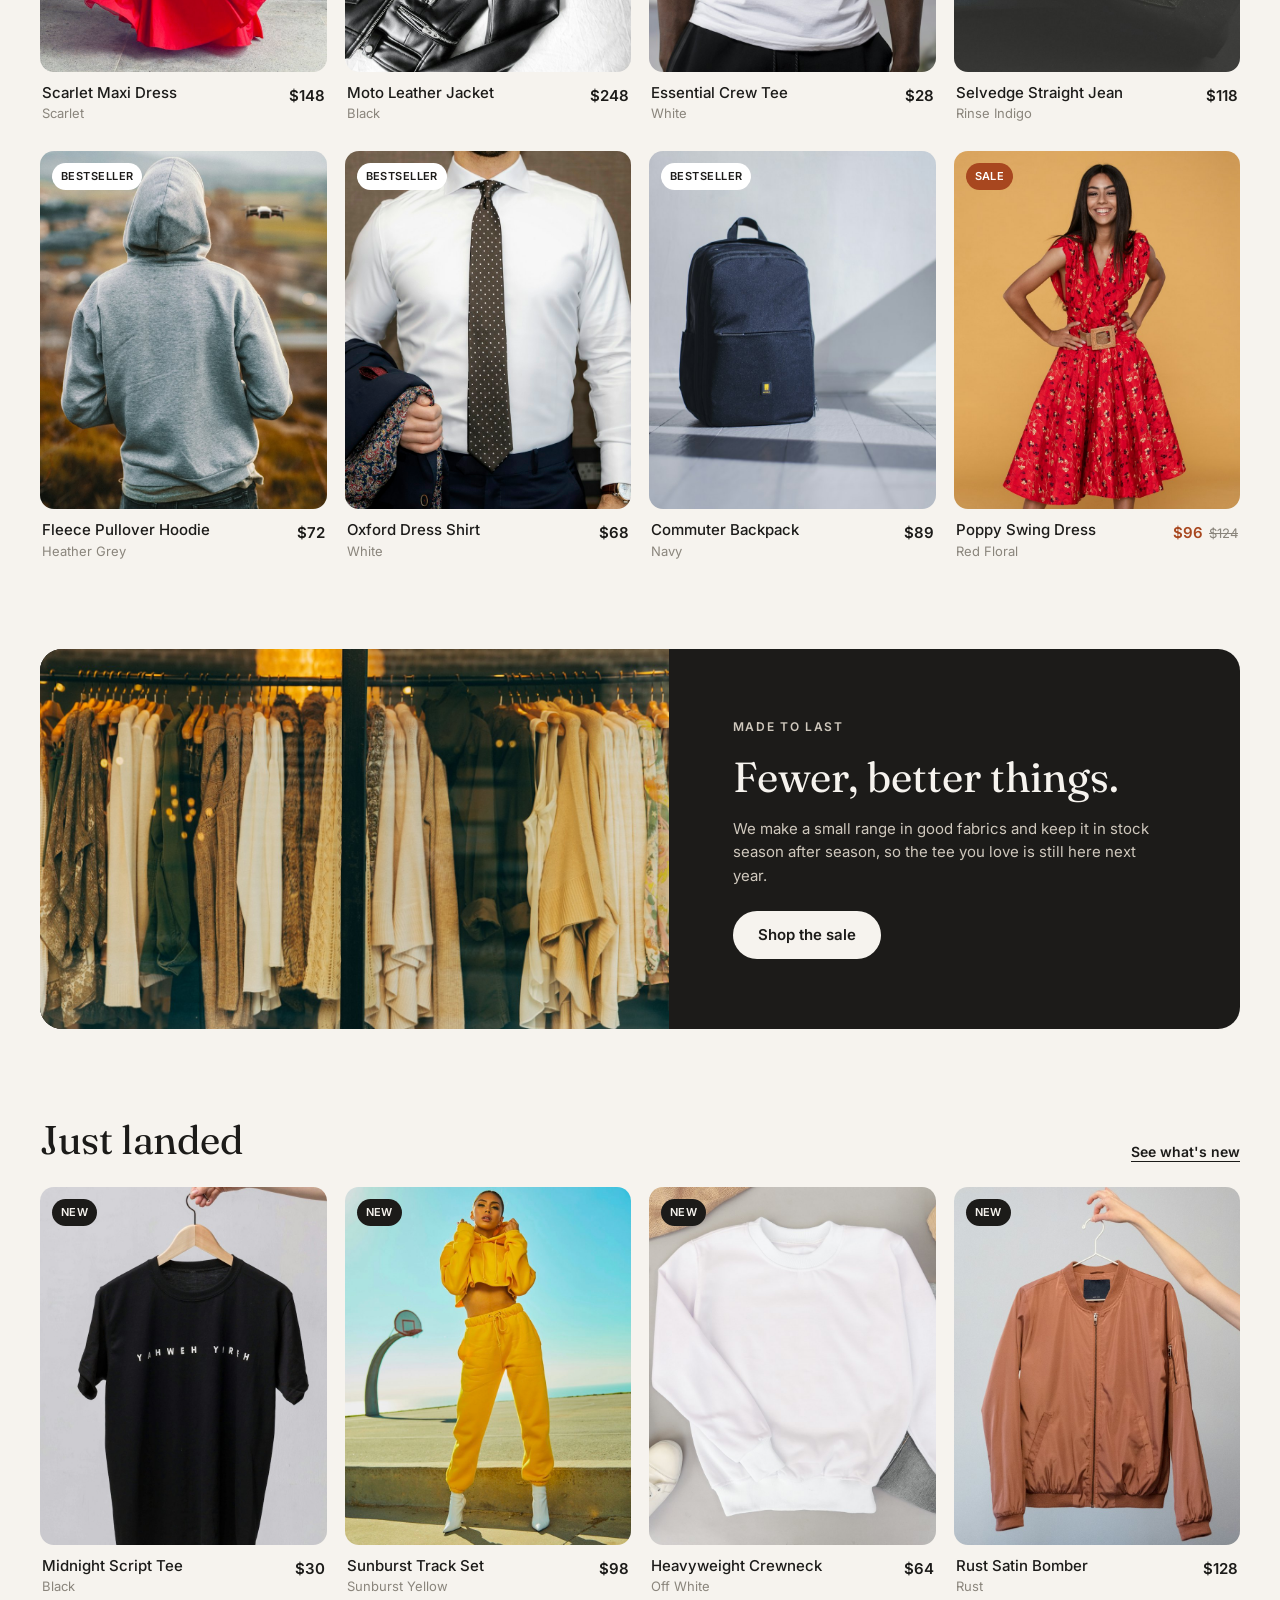
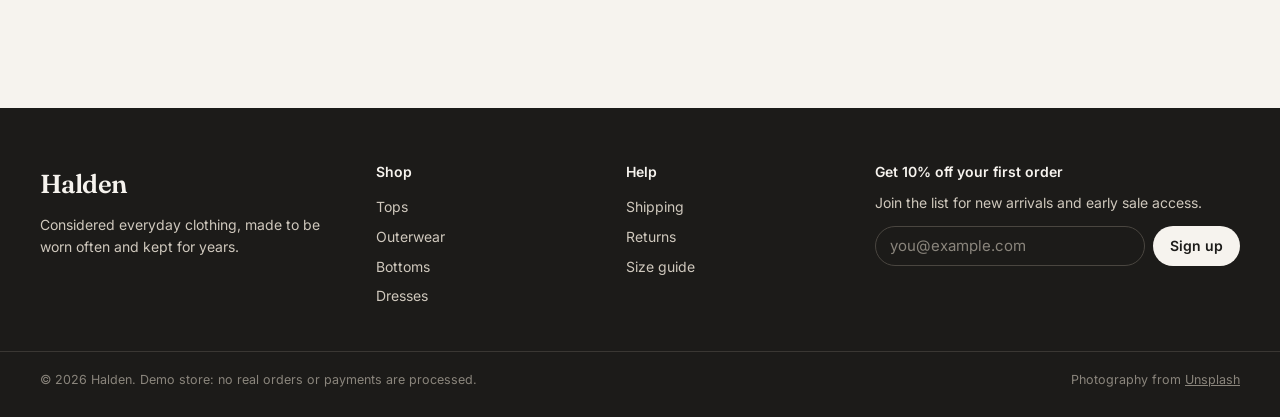
<file: sites/ecommerce/claude-code/index.html>
<!doctype html>
<html lang="en">
<head>
  <meta charset="utf-8">
  <meta name="viewport" content="width=device-width, initial-scale=1">
  <title>Halden | Everyday Clothing</title>
  <meta name="description" content="Halden makes considered everyday clothing: tees, knits, outerwear, denim, dresses and accessories.">
  <meta name="theme-color" content="#f6f3ee">
  <link rel="icon" href="data:image/svg+xml,%3Csvg xmlns='http://www.w3.org/2000/svg' viewBox='0 0 32 32'%3E%3Crect width='32' height='32' rx='8' fill='%231c1b19'/%3E%3Ctext x='16' y='22' font-family='Georgia,serif' font-size='18' fill='%23f6f3ee' text-anchor='middle'%3EH%3C/text%3E%3C/svg%3E">
  <link rel="preconnect" href="https://fonts.googleapis.com">
  <link rel="preconnect" href="https://fonts.gstatic.com" crossorigin>
  <link href="https://fonts.googleapis.com/css2?family=Fraunces:opsz,wght@9..144,400;9..144,600&family=Inter:wght@400;500;600&display=swap" rel="stylesheet">
  <link rel="stylesheet" href="css/styles.css">
</head>
<body>
  <a class="skip-link" href="#main">Skip to content</a>

  <div class="announce">Free shipping on orders over $100 &middot; Free 30-day returns</div>

  <header class="site-header">
    <div class="header-inner">
      <button class="icon-btn menu-toggle" aria-label="Open menu" aria-expanded="false" aria-controls="mobile-nav" data-action="open-menu">
        <svg viewBox="0 0 24 24" aria-hidden="true"><path d="M3 6h18M3 12h18M3 18h18"/></svg>
      </button>
      <a href="#/" class="logo" aria-label="Halden home">Halden</a>
      <nav class="main-nav" aria-label="Main">
        <a href="#/shop" data-nav="all">Shop all</a>
        <a href="#/shop?cat=tops" data-nav="tops">Tops</a>
        <a href="#/shop?cat=knitwear" data-nav="knitwear">Knits</a>
        <a href="#/shop?cat=outerwear" data-nav="outerwear">Outerwear</a>
        <a href="#/shop?cat=bottoms" data-nav="bottoms">Bottoms</a>
        <a href="#/shop?cat=dresses" data-nav="dresses">Dresses</a>
        <a href="#/shop?cat=accessories" data-nav="accessories">Shoes &amp; Bags</a>
        <a href="#/shop?sale=1" data-nav="sale" class="nav-sale">Sale</a>
      </nav>
      <div class="header-actions">
        <button class="icon-btn" aria-label="Search" data-action="open-search">
          <svg viewBox="0 0 24 24" aria-hidden="true"><circle cx="11" cy="11" r="7"/><path d="m20 20-3.5-3.5"/></svg>
        </button>
        <button class="icon-btn cart-btn" aria-label="Open bag, 0 items" data-action="open-cart">
          <svg viewBox="0 0 24 24" aria-hidden="true"><path d="M5 8h14l-1 12H6L5 8Z"/><path d="M9 8V6a3 3 0 0 1 6 0v2"/></svg>
          <span class="cart-count" hidden>0</span>
        </button>
      </div>
    </div>
    <form class="search-bar" role="search" hidden data-search-form>
      <label for="search-input" class="sr-only">Search products</label>
      <input id="search-input" type="search" placeholder="Search tees, jeans, coats..." autocomplete="off">
      <button type="submit" class="btn btn-dark btn-sm">Search</button>
      <button type="button" class="icon-btn" aria-label="Close search" data-action="close-search">
        <svg viewBox="0 0 24 24" aria-hidden="true"><path d="M6 6l12 12M18 6 6 18"/></svg>
      </button>
    </form>
  </header>

  <div class="mobile-nav" id="mobile-nav" hidden>
    <div class="mobile-nav-panel" role="dialog" aria-modal="true" aria-label="Menu">
      <div class="drawer-head">
        <span class="logo">Halden</span>
        <button class="icon-btn" aria-label="Close menu" data-action="close-menu">
          <svg viewBox="0 0 24 24" aria-hidden="true"><path d="M6 6l12 12M18 6 6 18"/></svg>
        </button>
      </div>
      <nav aria-label="Mobile">
        <a href="#/shop">Shop all</a>
        <a href="#/shop?cat=tops">Tops</a>
        <a href="#/shop?cat=knitwear">Knits &amp; Sweats</a>
        <a href="#/shop?cat=outerwear">Outerwear</a>
        <a href="#/shop?cat=bottoms">Bottoms</a>
        <a href="#/shop?cat=dresses">Dresses</a>
        <a href="#/shop?cat=accessories">Shoes &amp; Bags</a>
        <a href="#/shop?sale=1" class="nav-sale">Sale</a>
      </nav>
    </div>
  </div>

  <main id="main" tabindex="-1"></main>

  <footer class="site-footer">
    <div class="footer-inner">
      <div class="footer-brand">
        <span class="logo">Halden</span>
        <p>Considered everyday clothing, made to be worn often and kept for years.</p>
      </div>
      <div>
        <h3>Shop</h3>
        <a href="#/shop?cat=tops">Tops</a>
        <a href="#/shop?cat=outerwear">Outerwear</a>
        <a href="#/shop?cat=bottoms">Bottoms</a>
        <a href="#/shop?cat=dresses">Dresses</a>
      </div>
      <div>
        <h3>Help</h3>
        <a href="#/shop" data-action="info" data-info="shipping">Shipping</a>
        <a href="#/shop" data-action="info" data-info="returns">Returns</a>
        <a href="#/shop" data-action="info" data-info="sizing">Size guide</a>
      </div>
      <form class="newsletter" data-newsletter novalidate>
        <h3>Get 10% off your first order</h3>
        <p>Join the list for new arrivals and early sale access.</p>
        <div class="newsletter-row">
          <label for="nl-email" class="sr-only">Email address</label>
          <input id="nl-email" type="email" placeholder="you@example.com" required>
          <button class="btn btn-light btn-sm" type="submit">Sign up</button>
        </div>
        <p class="newsletter-msg" aria-live="polite"></p>
      </form>
    </div>
    <div class="footer-base">
      <span>&copy; 2026 Halden. Demo store: no real orders or payments are processed.</span>
      <span>Photography from <a href="https://unsplash.com" target="_blank" rel="noopener">Unsplash</a></span>
    </div>
  </footer>

  <div class="cart-drawer" id="cart-drawer" hidden>
    <div class="cart-panel" role="dialog" aria-modal="true" aria-labelledby="cart-title">
      <div class="drawer-head">
        <h2 id="cart-title">Your bag</h2>
        <button class="icon-btn" aria-label="Close bag" data-action="close-cart">
          <svg viewBox="0 0 24 24" aria-hidden="true"><path d="M6 6l12 12M18 6 6 18"/></svg>
        </button>
      </div>
      <div class="cart-body" data-cart-body></div>
      <div class="cart-foot" data-cart-foot></div>
    </div>
  </div>

  <div class="modal" id="modal" hidden>
    <div class="modal-panel" role="dialog" aria-modal="true" aria-labelledby="modal-title">
      <button class="icon-btn modal-close" aria-label="Close" data-action="close-modal">
        <svg viewBox="0 0 24 24" aria-hidden="true"><path d="M6 6l12 12M18 6 6 18"/></svg>
      </button>
      <div data-modal-body></div>
    </div>
  </div>

  <div class="toast" role="status" aria-live="polite" hidden></div>

  <script src="js/products.js"></script>
  <script src="js/app.js"></script>
</body>
</html>
</file>
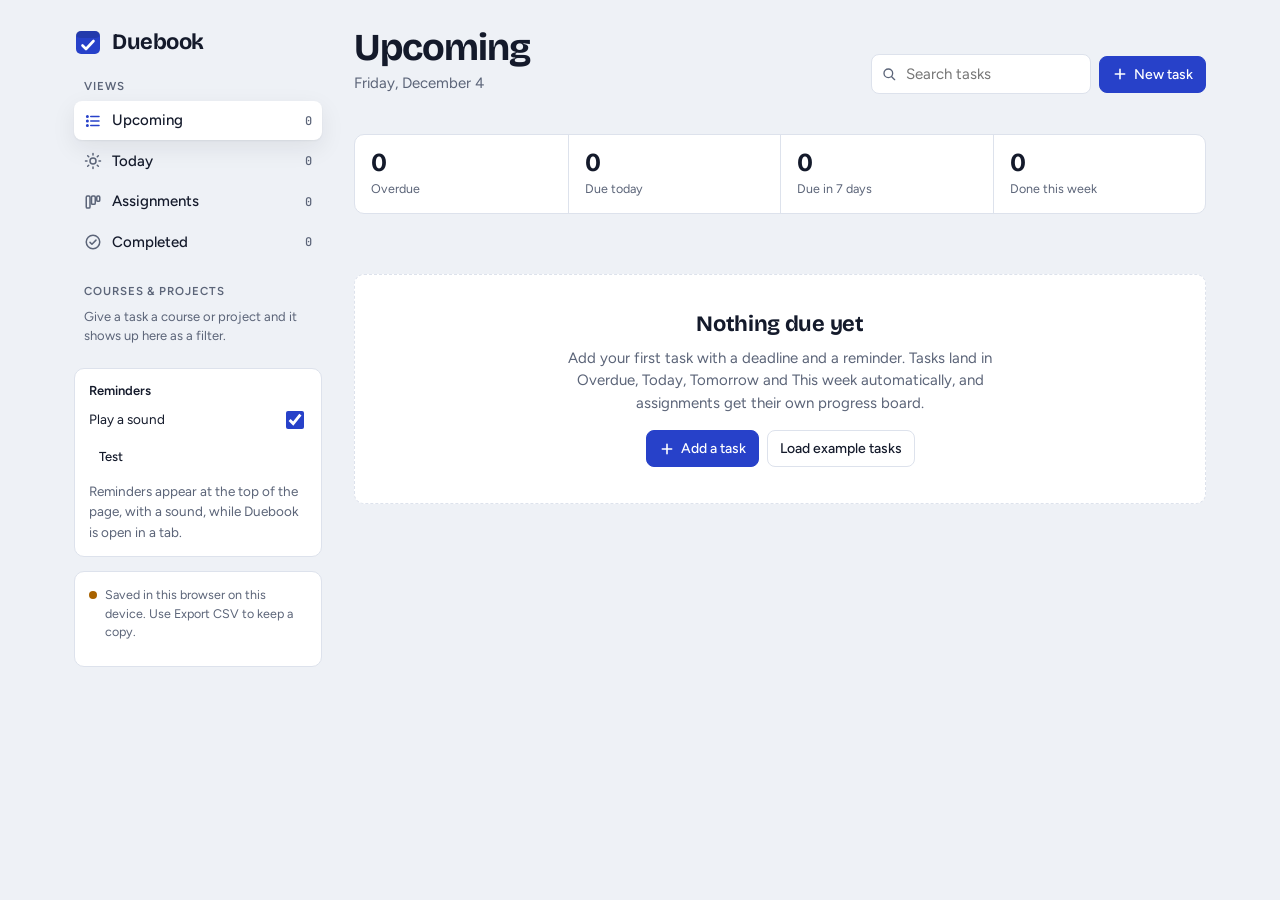
<file: sites/productivity/claude-code/index.html>
<!doctype html>
<html lang="en">
<head>
<meta charset="utf-8">
<meta name="viewport" content="width=device-width, initial-scale=1, viewport-fit=cover">
<meta name="description" content="Duebook: a to-do planner for tasks, deadlines and assignments, with reminders.">
<meta name="theme-color" content="#eef1f6" media="(prefers-color-scheme: light)">
<meta name="theme-color" content="#0e121b" media="(prefers-color-scheme: dark)">
<link rel="icon" href="data:image/svg+xml,%3Csvg xmlns=%22http://www.w3.org/2000/svg%22 viewBox=%220 0 28 28%22%3E%3Crect x=%222%22 y=%223%22 width=%2224%22 height=%2223%22 rx=%225%22 fill=%22%232741c9%22/%3E%3Cpath d=%22M8.5 17.5l3.5 3.5 7.5-8%22 fill=%22none%22 stroke=%22white%22 stroke-width=%222.6%22 stroke-linecap=%22round%22 stroke-linejoin=%22round%22/%3E%3C/svg%3E">
<style>:root{color-scheme:light;padding-top:env(safe-area-inset-top,0px);padding-bottom:env(safe-area-inset-bottom,0px)}body{margin:0}img{max-width:100%}[hidden]{display:none!important}</style>
</head>
<body>
<title>Duebook</title>
<link rel="preconnect" href="https://fonts.googleapis.com">
<link rel="preconnect" href="https://fonts.gstatic.com" crossorigin>
<link rel="stylesheet" href="https://fonts.googleapis.com/css2?family=Bricolage+Grotesque:opsz,wght@12..96,600;12..96,700&family=Figtree:wght@400;500;600&family=JetBrains+Mono:wght@500&display=swap">
<style>
/* Layout: planner sidebar (views, courses, settings) beside a time-bucketed list; stacks to one column on phones with a floating add button. */
:root {
  --bg: #eef1f6;
  --surface: #ffffff;
  --surface-2: #f6f8fb;
  --ink: #141a2b;
  --muted: #5b6478;
  --line: #dde2ec;
  --accent: #2741c9;
  --accent-ink: #ffffff;
  --accent-soft: #e3e8fd;
  --mark: #ffe45c;
  --mark-ink: #3d3300;
  --danger: #c4362b;
  --danger-soft: #fbe6e4;
  --warn: #a86200;
  --warn-soft: #fff1d9;
  --ok: #1e8a4c;
  --ok-soft: #e0f3e8;
  --dot-l: 48%;
  --shadow: 0 1px 2px rgb(20 26 43 / .06), 0 8px 24px rgb(20 26 43 / .08);
  --scrim: rgb(20 26 43 / .38);

  --f-display: "Bricolage Grotesque", "Avenir Next", system-ui, sans-serif;
  --f-body: "Figtree", system-ui, -apple-system, "Segoe UI", sans-serif;
  --f-mono: "JetBrains Mono", ui-monospace, "SF Mono", Menlo, monospace;
  --r: 10px;
}
@media (prefers-color-scheme: dark) {
  :root:not([data-theme="light"]) {
    --bg: #0e121b; --surface: #161b27; --surface-2: #1b2130; --ink: #e7eaf2; --muted: #98a1b5;
    --line: #283043; --accent: #8c9cff; --accent-ink: #0e121b; --accent-soft: #232b4d;
    --mark: #57491a; --mark-ink: #ffe99a; --danger: #ff7b6e; --danger-soft: #3a1d1b;
    --warn: #f2b45a; --warn-soft: #362a14; --ok: #5fd08f; --ok-soft: #16301f; --dot-l: 66%;
    --shadow: 0 1px 2px rgb(0 0 0 / .3), 0 8px 24px rgb(0 0 0 / .35); --scrim: rgb(0 0 0 / .55);
    color-scheme: dark;
  }
}
:root[data-theme="dark"] {
  --bg: #0e121b; --surface: #161b27; --surface-2: #1b2130; --ink: #e7eaf2; --muted: #98a1b5;
  --line: #283043; --accent: #8c9cff; --accent-ink: #0e121b; --accent-soft: #232b4d;
  --mark: #57491a; --mark-ink: #ffe99a; --danger: #ff7b6e; --danger-soft: #3a1d1b;
  --warn: #f2b45a; --warn-soft: #362a14; --ok: #5fd08f; --ok-soft: #16301f; --dot-l: 66%;
  --shadow: 0 1px 2px rgb(0 0 0 / .3), 0 8px 24px rgb(0 0 0 / .35); --scrim: rgb(0 0 0 / .55);
  color-scheme: dark;
}

* { box-sizing: border-box; }
html, body { min-height: 100%; }
body { background: var(--bg); color: var(--ink); font: 15px/1.5 var(--f-body); -webkit-font-smoothing: antialiased; }
button, input, select, textarea { font: inherit; color: inherit; }
button { cursor: pointer; }
:focus-visible { outline: 2px solid var(--accent); outline-offset: 2px; }
.mono { font-family: var(--f-mono); font-variant-numeric: tabular-nums; font-size: .86em; }
.sr { position: absolute; width: 1px; height: 1px; overflow: hidden; clip: rect(0 0 0 0); white-space: nowrap; }

.app {
  display: grid; grid-template-columns: 248px minmax(0, 1fr);
  grid-template-areas: "nav main" "foot main"; grid-template-rows: auto 1fr;
  gap: 0 32px; max-width: 1180px; margin: 0 auto; padding: 28px 24px 96px;
}
.side-nav { grid-area: nav; display: grid; gap: 22px; align-content: start; position: sticky; top: calc(env(safe-area-inset-top, 0px) + 24px); }
.side-foot { grid-area: foot; align-self: start; display: grid; gap: 14px; padding-top: 22px; position: sticky; top: 420px; }
main { grid-area: main; min-width: 0; display: grid; gap: 20px; align-content: start; }

.brand { display: flex; align-items: center; gap: 10px; font: 700 22px/1 var(--f-display); letter-spacing: -.02em; }
.brand svg { flex: none; }
.label { font-size: 11.5px; font-weight: 600; text-transform: uppercase; letter-spacing: .08em; color: var(--muted); margin: 0 0 6px 10px; }

.views { display: grid; gap: 2px; }
.view-btn {
  display: flex; align-items: center; gap: 10px; width: 100%; text-align: left;
  padding: 8px 10px; border: 0; border-radius: 8px; background: transparent; font-weight: 500;
}
.view-btn svg { width: 18px; height: 18px; flex: none; color: var(--muted); }
.view-btn:hover { background: var(--surface); }
.view-btn[aria-current="true"] { background: var(--surface); box-shadow: var(--shadow); }
.view-btn[aria-current="true"] svg { color: var(--accent); }
.count { margin-left: auto; font: 500 12px var(--f-mono); color: var(--muted); }
.count.hot { color: var(--danger); }

.courses { display: grid; gap: 2px; }
.course-btn { display: flex; align-items: center; gap: 10px; width: 100%; padding: 6px 10px; border: 0; border-radius: 8px; background: transparent; text-align: left; font-size: 14px; }
.course-btn:hover { background: var(--surface); }
.course-btn[aria-pressed="true"] { background: var(--accent-soft); }
.dot { width: 9px; height: 9px; border-radius: 50%; flex: none; background: hsl(var(--h) 62% var(--dot-l)); }
.course-btn .name { min-width: 0; overflow: hidden; text-overflow: ellipsis; white-space: nowrap; }
.empty-note { font-size: 13px; color: var(--muted); margin: 0 10px; }

.panel { background: var(--surface); border: 1px solid var(--line); border-radius: var(--r); padding: 14px; display: grid; gap: 10px; font-size: 13.5px; }
.panel h3 { margin: 0; font: 600 13px var(--f-body); }
.panel p { margin: 0; color: var(--muted); }
.row { display: flex; align-items: center; gap: 8px; flex-wrap: wrap; }
.switch { display: flex; align-items: center; justify-content: space-between; gap: 10px; }
.switch input { width: 18px; height: 18px; accent-color: var(--accent); }
.store-state { display: flex; gap: 8px; align-items: flex-start; font-size: 12.5px; color: var(--muted); }
.store-state .led { width: 8px; height: 8px; border-radius: 50%; margin-top: 5px; flex: none; background: var(--muted); }
.store-state.synced .led { background: var(--ok); }
.store-state.local .led { background: var(--warn); }

.btn { display: inline-flex; align-items: center; justify-content: center; gap: 6px; border: 1px solid var(--line); background: var(--surface); padding: 7px 12px; border-radius: 8px; font-weight: 500; font-size: 14px; }
.btn:hover { border-color: var(--muted); }
.btn.primary { background: var(--accent); color: var(--accent-ink); border-color: var(--accent); }
.btn.primary:hover { filter: brightness(1.08); }
.btn.ghost { border-color: transparent; background: transparent; }
.btn.ghost:hover { background: var(--surface-2); }
.btn.danger { color: var(--danger); }
.btn.danger.armed { background: var(--danger); color: var(--surface); border-color: var(--danger); }
.btn.sm { padding: 4px 9px; font-size: 13px; }
.btn svg { width: 16px; height: 16px; }

/* Header */
.head { display: flex; align-items: flex-end; justify-content: space-between; gap: 16px; flex-wrap: wrap; }
.head h1 { margin: 0; font: 700 clamp(28px, 4vw, 38px)/1.05 var(--f-display); letter-spacing: -.025em; text-wrap: balance; }
.head .sub { margin: 4px 0 0; color: var(--muted); }
.tools { display: flex; gap: 8px; align-items: center; flex-wrap: wrap; }
.search { position: relative; }
.search input { width: 220px; max-width: 100%; padding: 8px 12px 8px 34px; border: 1px solid var(--line); border-radius: 8px; background: var(--surface); }
.search svg { position: absolute; left: 10px; top: 50%; translate: 0 -50%; width: 16px; height: 16px; color: var(--muted); pointer-events: none; }

/* Stats */
.stats { display: grid; grid-template-columns: repeat(4, minmax(0, 1fr)); background: var(--surface); border: 1px solid var(--line); border-radius: var(--r); }
.stat { padding: 14px 16px; display: grid; gap: 2px; border-left: 1px solid var(--line); min-width: 0; }
.stat:first-child { border-left: 0; }
.stat b { font: 700 26px/1.1 var(--f-display); font-variant-numeric: tabular-nums; }
.stat span { font-size: 12.5px; color: var(--muted); }
.stat.danger b { color: var(--danger); }
.stat.warn b { color: var(--warn); }
.stat.ok b { color: var(--ok); }
.next-up { display: flex; align-items: center; gap: 10px; font-size: 14px; color: var(--muted); flex-wrap: wrap; }
.next-up strong { color: var(--ink); font-weight: 600; }
.pill { display: inline-flex; align-items: center; gap: 4px; padding: 1px 8px; border-radius: 999px; font-size: 12px; font-weight: 600; white-space: nowrap; }
.pill.mark { background: var(--mark); color: var(--mark-ink); }
.pill.danger { background: var(--danger-soft); color: var(--danger); }
.pill.warn { background: var(--warn-soft); color: var(--warn); }
.pill.ok { background: var(--ok-soft); color: var(--ok); }
.pill.soft { background: var(--surface-2); color: var(--muted); border: 1px solid var(--line); }

/* Reminders */
.alerts { display: grid; gap: 8px; }
.alert { display: grid; grid-template-columns: auto minmax(0,1fr) auto; gap: 12px; align-items: center; padding: 12px 14px; border-radius: var(--r); background: var(--mark); color: var(--mark-ink); box-shadow: var(--shadow); animation: pop .35s ease-out; }
.alert svg { width: 22px; height: 22px; }
.alert .t { font-weight: 600; }
.alert .s { font-size: 13px; opacity: .85; }
.alert .acts { display: flex; gap: 6px; flex-wrap: wrap; justify-content: flex-end; }
.alert .btn { background: transparent; border-color: currentColor; color: inherit; }
@keyframes pop { from { transform: translateY(-6px); opacity: .4; } }

/* List */
.groups { display: grid; gap: 22px; }
.group h2 { display: flex; align-items: baseline; gap: 8px; margin: 0 0 8px; font: 600 13px var(--f-body); text-transform: uppercase; letter-spacing: .08em; color: var(--muted); }
.group h2 .mono { letter-spacing: 0; text-transform: none; }
.group.overdue h2 { color: var(--danger); }
.tasks { list-style: none; margin: 0; padding: 0; background: var(--surface); border: 1px solid var(--line); border-radius: var(--r); overflow: hidden; }
.task { display: grid; grid-template-columns: auto minmax(0, 1fr) auto; gap: 12px; align-items: center; padding: 12px 14px; border-top: 1px solid var(--line); position: relative; }
.task:first-child { border-top: 0; }
.task::before { content: ""; position: absolute; left: 0; top: 10px; bottom: 10px; width: 3px; border-radius: 0 3px 3px 0; background: transparent; }
.task.p-high::before { background: var(--danger); }
.task.p-med::before { background: var(--warn); }
.task:hover { background: var(--surface-2); }
.check { width: 22px; height: 22px; border-radius: 50%; border: 2px solid var(--line); background: var(--surface); display: grid; place-items: center; padding: 0; transition: border-color .15s, background .15s; }
.check:hover { border-color: var(--ok); }
.check svg { width: 13px; height: 13px; opacity: 0; color: var(--surface); }
.task.done .check { background: var(--ok); border-color: var(--ok); }
.task.done .check svg { opacity: 1; }
.task.done .title { text-decoration: line-through; color: var(--muted); }
.task-body { min-width: 0; background: none; border: 0; padding: 0; text-align: left; display: grid; gap: 3px; }
.title { font-weight: 600; overflow-wrap: anywhere; }
.meta { display: flex; flex-wrap: wrap; gap: 6px 10px; align-items: center; font-size: 12.5px; color: var(--muted); }
.meta .course { display: inline-flex; align-items: center; gap: 6px; }
.notes-preview { font-size: 13px; color: var(--muted); overflow: hidden; text-overflow: ellipsis; white-space: nowrap; }
.due { text-align: right; display: grid; justify-items: end; gap: 2px; font-size: 13px; }
.due .when { font-weight: 600; white-space: nowrap; }
.due .when.overdue { color: var(--danger); }
.due .when.soon { color: var(--warn); }
.due .rel { color: var(--muted); font-size: 12px; white-space: nowrap; display: inline-flex; align-items: center; gap: 4px; }
.due svg { width: 13px; height: 13px; }

/* Board */
.board { display: grid; grid-template-columns: repeat(3, minmax(0, 1fr)); gap: 14px; align-items: start; }
.col { background: var(--surface-2); border: 1px solid var(--line); border-radius: var(--r); padding: 10px; display: grid; gap: 8px; min-width: 0; }
.col h2 { margin: 2px 4px 2px; display: flex; align-items: center; gap: 8px; font: 600 13px var(--f-body); text-transform: uppercase; letter-spacing: .08em; color: var(--muted); }
.card { background: var(--surface); border: 1px solid var(--line); border-radius: 8px; padding: 10px 12px; display: grid; gap: 8px; }
.card .top { display: flex; justify-content: space-between; gap: 8px; align-items: flex-start; }
.card .title { background: none; border: 0; padding: 0; text-align: left; font-weight: 600; }
.card select { font-size: 12.5px; padding: 3px 6px; border: 1px solid var(--line); border-radius: 6px; background: var(--surface-2); }
.card .foot { display: flex; justify-content: space-between; gap: 8px; align-items: center; flex-wrap: wrap; font-size: 12.5px; color: var(--muted); }
.col .none { font-size: 13px; color: var(--muted); padding: 6px 4px; }

/* Empty / loading */
.empty { background: var(--surface); border: 1px dashed var(--line); border-radius: var(--r); padding: 36px 24px; text-align: center; display: grid; gap: 10px; justify-items: center; }
.empty h2 { margin: 0; font: 700 22px var(--f-display); letter-spacing: -.015em; }
.empty p { margin: 0; color: var(--muted); max-width: 46ch; }
.empty .row { justify-content: center; margin-top: 6px; }

/* Sheet */
.scrim { position: fixed; inset: 0; background: var(--scrim); z-index: 40; display: grid; place-items: center; padding: 16px; animation: fade .15s ease-out; }
@keyframes fade { from { opacity: 0; } }
.sheet { width: min(560px, 100%); max-height: calc(100% - 32px); overflow: auto; background: var(--surface); border-radius: 14px; box-shadow: var(--shadow); padding: 20px; display: grid; gap: 16px; }
.sheet h2 { margin: 0; font: 700 22px var(--f-display); letter-spacing: -.015em; }
.sheet .x { justify-self: end; }
.sheet-head { display: flex; justify-content: space-between; align-items: center; gap: 12px; }
.field { display: grid; gap: 5px; min-width: 0; }
.field > span, .field legend { font-size: 13px; font-weight: 600; }
.field input, .field select, .field textarea { width: 100%; padding: 9px 11px; border: 1px solid var(--line); border-radius: 8px; background: var(--surface-2); }
.field textarea { min-height: 76px; resize: vertical; }
.field .hint { font-size: 12.5px; color: var(--muted); font-weight: 400; }
.grid2 { display: grid; grid-template-columns: repeat(2, minmax(0, 1fr)); gap: 12px; }
fieldset.field { border: 0; padding: 0; margin: 0; }
.seg { display: grid; grid-template-columns: repeat(3, 1fr); border: 1px solid var(--line); border-radius: 8px; overflow: hidden; }
.seg label { display: block; }
.seg input { position: absolute; opacity: 0; pointer-events: none; }
.seg span { display: block; text-align: center; padding: 8px 4px; font-size: 14px; border-left: 1px solid var(--line); background: var(--surface-2); }
.seg label:first-child span { border-left: 0; }
.seg input:checked + span { background: var(--accent); color: var(--accent-ink); font-weight: 600; }
.seg input:focus-visible + span { outline: 2px solid var(--accent); outline-offset: -2px; }
.form-error { color: var(--danger); font-size: 13.5px; margin: 0; }
.sheet-actions { display: flex; justify-content: space-between; gap: 8px; flex-wrap: wrap; }
.sheet-actions .row { margin-left: auto; }

/* Toast */
.toasts { position: fixed; left: 50%; translate: -50% 0; bottom: calc(env(safe-area-inset-bottom, 0px) + 20px); z-index: 60; display: grid; gap: 8px; width: min(420px, calc(100% - 32px)); }
.toast { background: var(--ink); color: var(--bg); padding: 10px 14px; border-radius: 10px; display: flex; gap: 12px; align-items: center; justify-content: space-between; box-shadow: var(--shadow); font-size: 14px; animation: pop .2s ease-out; }
.toast button { background: none; border: 0; color: inherit; font-weight: 700; text-decoration: underline; padding: 0; }

.fab { display: none; }
.note { font-size: 13px; color: var(--muted); }
.notice { padding: 10px 14px; border-radius: var(--r); background: var(--warn-soft); color: var(--warn); font-size: 13.5px; }

@media (max-width: 860px) {
  .app { grid-template-columns: minmax(0, 1fr); grid-template-areas: "nav" "main" "foot"; padding: 16px 16px 110px; gap: 18px; }
  .side-nav, .side-foot { position: static; }
  .side-foot { padding-top: 8px; }
  .side-nav { gap: 14px; }
  .views { grid-template-columns: repeat(4, minmax(0, 1fr)); gap: 4px; }
  .view-btn { flex-direction: column; gap: 3px; padding: 8px 4px; font-size: 12.5px; text-align: center; background: var(--surface); border: 1px solid var(--line); }
  .view-btn[aria-current="true"] { border-color: var(--accent); }
  .view-btn .count { margin: 0; }
  .side-nav .label { display: none; }
  .courses { display: flex; flex-wrap: wrap; gap: 6px; }
  .course-btn { width: auto; border: 1px solid var(--line); background: var(--surface); border-radius: 999px; padding: 4px 10px; font-size: 13px; }
  .course-btn .count { margin-left: 2px; }
  .empty-note { display: none; }
  .head .tools .btn.primary { display: none; }
  .search, .search input { width: 100%; }
  .tools { width: 100%; }
  .stats { grid-template-columns: repeat(2, minmax(0, 1fr)); }
  .stat:nth-child(3) { border-left: 0; }
  .stat:nth-child(n+3) { border-top: 1px solid var(--line); }
  .board { grid-template-columns: minmax(0, 1fr); }
  .fab { display: inline-flex; position: fixed; right: 16px; bottom: calc(env(safe-area-inset-bottom, 0px) + 18px); z-index: 30; padding: 13px 18px; border-radius: 999px; box-shadow: var(--shadow); font-size: 15px; }
  .toasts { bottom: calc(env(safe-area-inset-bottom, 0px) + 84px); }
  .scrim { place-items: end center; padding: 0; }
  .sheet { border-radius: 16px 16px 0 0; max-height: 92%; padding: 18px 16px calc(env(safe-area-inset-bottom, 0px) + 18px); }
}
@media (max-width: 420px) {
  .grid2 { grid-template-columns: minmax(0, 1fr); }
  .task { grid-template-columns: auto minmax(0, 1fr); }
  .due { grid-column: 2; text-align: left; justify-items: start; grid-auto-flow: column; gap: 8px; align-items: baseline; }
  .alert { grid-template-columns: auto minmax(0, 1fr); }
  .alert .acts { grid-column: 1 / -1; justify-content: flex-start; }
}
@media (prefers-reduced-motion: reduce) { *, *::before { animation: none !important; transition: none !important; } }
</style>

<svg width="0" height="0" style="position:absolute" aria-hidden="true">
  <symbol id="i-list" viewBox="0 0 24 24" fill="none" stroke="currentColor" stroke-width="2" stroke-linecap="round"><path d="M9 6h11M9 12h11M9 18h11"/><circle cx="4.5" cy="6" r="1" fill="currentColor"/><circle cx="4.5" cy="12" r="1" fill="currentColor"/><circle cx="4.5" cy="18" r="1" fill="currentColor"/></symbol>
  <symbol id="i-sun" viewBox="0 0 24 24" fill="none" stroke="currentColor" stroke-width="2" stroke-linecap="round"><circle cx="12" cy="12" r="4"/><path d="M12 2v2M12 20v2M4.9 4.9l1.4 1.4M17.7 17.7l1.4 1.4M2 12h2M20 12h2M4.9 19.1l1.4-1.4M17.7 6.3l1.4-1.4"/></symbol>
  <symbol id="i-board" viewBox="0 0 24 24" fill="none" stroke="currentColor" stroke-width="2" stroke-linejoin="round"><rect x="3" y="4" width="5" height="16" rx="1.5"/><rect x="10" y="4" width="5" height="11" rx="1.5"/><rect x="17" y="4" width="4" height="7" rx="1.5"/></symbol>
  <symbol id="i-done" viewBox="0 0 24 24" fill="none" stroke="currentColor" stroke-width="2" stroke-linecap="round" stroke-linejoin="round"><circle cx="12" cy="12" r="9"/><path d="M8 12.5l2.6 2.5L16 9.5"/></symbol>
  <symbol id="i-check" viewBox="0 0 24 24" fill="none" stroke="currentColor" stroke-width="3.2" stroke-linecap="round" stroke-linejoin="round"><path d="M5 12.5l4.5 4.5L19 7.5"/></symbol>
  <symbol id="i-bell" viewBox="0 0 24 24" fill="none" stroke="currentColor" stroke-width="2" stroke-linecap="round" stroke-linejoin="round"><path d="M6 16V11a6 6 0 1 1 12 0v5l1.5 2h-15z"/><path d="M10 20.5a2 2 0 0 0 4 0"/></symbol>
  <symbol id="i-plus" viewBox="0 0 24 24" fill="none" stroke="currentColor" stroke-width="2.4" stroke-linecap="round"><path d="M12 5v14M5 12h14"/></symbol>
  <symbol id="i-search" viewBox="0 0 24 24" fill="none" stroke="currentColor" stroke-width="2" stroke-linecap="round"><circle cx="11" cy="11" r="6.5"/><path d="M16 16l4.5 4.5"/></symbol>
  <symbol id="i-x" viewBox="0 0 24 24" fill="none" stroke="currentColor" stroke-width="2.2" stroke-linecap="round"><path d="M6 6l12 12M18 6L6 18"/></symbol>
</svg>

<div class="app" id="app">
  <aside class="side-nav">
    <div class="brand">
      <svg width="28" height="28" viewBox="0 0 28 28" aria-hidden="true"><rect x="2" y="3" width="24" height="23" rx="5" fill="var(--accent)"/><rect x="2" y="3" width="24" height="7" rx="5" fill="var(--ink)" opacity=".18"/><path d="M8.5 17.5l3.5 3.5 7.5-8" fill="none" stroke="var(--accent-ink)" stroke-width="2.6" stroke-linecap="round" stroke-linejoin="round"/></svg>
      Duebook
    </div>
    <nav aria-label="Views">
      <p class="label">Views</p>
      <div class="views" id="views"></div>
    </nav>
    <div>
      <p class="label">Courses &amp; projects</p>
      <div class="courses" id="courses"></div>
    </div>
  </aside>

  <main>
    <div class="head">
      <div>
        <h1 id="viewTitle">Upcoming</h1>
        <p class="sub" id="todayLine"></p>
      </div>
      <div class="tools">
        <label class="search">
          <span class="sr">Search tasks</span>
          <svg><use href="#i-search"/></svg>
          <input id="q" type="search" placeholder="Search tasks" autocomplete="off">
        </label>
        <button class="btn primary" data-act="new"><svg><use href="#i-plus"/></svg>New task</button>
      </div>
    </div>
    <div class="alerts" id="alerts" aria-live="assertive"></div>
    <section class="stats" id="stats" aria-label="Summary"></section>
    <div class="next-up" id="nextUp"></div>
    <div id="notice"></div>
    <div id="content"></div>
  </main>

  <aside class="side-foot">
    <div class="panel">
      <h3>Reminders</h3>
      <label class="switch"><span>Play a sound</span><input type="checkbox" id="soundToggle" checked></label>
      <div class="row"><button class="btn sm" id="notifBtn">Allow desktop alerts</button><button class="btn sm ghost" id="testBtn">Test</button></div>
      <p id="notifNote">Reminders appear at the top of the page while Duebook is open in any tab.</p>
    </div>
    <div class="panel">
      <div class="store-state" id="storeState"><span class="led"></span><span>Connecting…</span></div>
      <div class="row">
        <button class="btn sm" id="exportBtn" hidden>Export CSV</button>
        <button class="btn sm ghost" id="examplesBtn" hidden>Remove examples</button>
      </div>
    </div>
  </aside>
</div>

<button class="btn primary fab" data-act="new"><svg><use href="#i-plus"/></svg>New task</button>
<div id="sheetRoot"></div>
<div class="toasts" id="toasts" aria-live="polite"></div>

<script>
(() => {
"use strict";

/* ---------- helpers ---------- */
const $ = (s, el = document) => el.querySelector(s);
const esc = s => String(s ?? "").replace(/[&<>"']/g, c => ({ "&": "&amp;", "<": "&lt;", ">": "&gt;", '"': "&quot;", "'": "&#39;" }[c]));
const uid = () => "t" + Date.now().toString(36) + Math.random().toString(36).slice(2, 8);
const MIN = 60e3, HOUR = 60 * MIN, DAY = 24 * HOUR;
const lsGet = (k, d) => { try { const v = localStorage.getItem(k); return v == null ? d : JSON.parse(v); } catch { return d; } };
const lsSet = (k, v) => { try { localStorage.setItem(k, JSON.stringify(v)); } catch {} };
const startOfDay = t => { const d = new Date(t); d.setHours(0, 0, 0, 0); return d.getTime(); };
const HUES = [222, 12, 150, 38, 280, 190, 330, 96];
let courseHues = {};
const hueOf = s => courseHues[s] ?? HUES[0];
const icon = (id, cls = "") => `<svg class="${cls}" aria-hidden="true"><use href="#i-${id}"/></svg>`;

const KINDS = { assignment: "Assignment", exam: "Exam", reading: "Reading", task: "Task" };
const STATUS = { todo: "Not started", doing: "In progress", done: "Done" };
const REMIND = [[null, "No reminder"], [0, "At the deadline"], [15, "15 minutes before"], [60, "1 hour before"], [180, "3 hours before"], [1440, "1 day before"], [2880, "2 days before"]];

const fmtTime = t => new Date(t).toLocaleTimeString([], { hour: "numeric", minute: "2-digit" });
const fmtDay = t => {
  const d0 = startOfDay(Date.now()), d = startOfDay(t), diff = Math.round((d - d0) / DAY);
  if (diff === 0) return "Today";
  if (diff === 1) return "Tomorrow";
  if (diff === -1) return "Yesterday";
  if (diff > 1 && diff < 7) return new Date(t).toLocaleDateString([], { weekday: "long" });
  return new Date(t).toLocaleDateString([], { month: "short", day: "numeric", year: new Date(t).getFullYear() === new Date().getFullYear() ? undefined : "numeric" });
};
const fmtSpan = ms => {
  const a = Math.abs(ms);
  if (a < HOUR) return Math.max(1, Math.round(a / MIN)) + "m";
  if (a < DAY) { const h = Math.floor(a / HOUR), m = Math.round((a % HOUR) / MIN); return h + "h" + (m && h < 6 ? " " + m + "m" : ""); }
  const d = Math.floor(a / DAY), h = Math.round((a % DAY) / HOUR); return d + "d" + (h && d < 3 ? " " + h + "h" : "");
};
const relDue = t => { const ms = t - Date.now(); return ms < 0 ? fmtSpan(ms) + " overdue" : "in " + fmtSpan(ms); };
const toDateInput = t => { const d = new Date(t); return `${d.getFullYear()}-${String(d.getMonth() + 1).padStart(2, "0")}-${String(d.getDate()).padStart(2, "0")}`; };
const toTimeInput = t => { const d = new Date(t); return `${String(d.getHours()).padStart(2, "0")}:${String(d.getMinutes()).padStart(2, "0")}`; };

/* ---------- state ---------- */
const S = {
  tasks: [],
  loaded: false,
  view: lsGet("duebook.view", "upcoming"),
  course: null,
  q: "",
  mode: "connecting", // connecting | synced | local
  stale: false,
  alerts: [],         // task ids with an active reminder banner
  sound: lsGet("duebook.sound", true),
};
let store = null;
let downloads = null;
const inClaude = !!(window.claude && typeof window.claude.use === "function");

/* ---------- storage ---------- */
function localStore() {
  const KEY = "duebook.tasks";
  let mem = lsGet(KEY, []);
  let cb = () => {};
  const save = () => lsSet(KEY, mem);
  return {
    kind: "local",
    subscribe(fn) { cb = fn; fn(mem.slice()); },
    async put(t) { const i = mem.findIndex(x => x.id === t.id); if (i >= 0) mem[i] = t; else mem.push(t); save(); cb(mem.slice()); },
    async remove(id) { mem = mem.filter(x => x.id !== id); save(); cb(mem.slice()); },
  };
}

function dbStore(db, userId) {
  const col = db.doc("data/users/" + userId + "/planner").collection("tasks");
  const chains = new Map();
  const queue = (id, fn) => {
    const p = (chains.get(id) || Promise.resolve()).then(fn, fn);
    chains.set(id, p.catch(() => {}));
    return p;
  };
  const clean = t => { const o = {}; for (const [k, v] of Object.entries(t)) if (k !== "id" && v !== undefined) o[k] = v; return o; };
  return {
    kind: "db",
    subscribe(fn, onErr) {
      return col.onSnapshot(snap => fn(snap.docs.map(d => ({ id: d.id, ...d.data() })), snap.metadata), onErr);
    },
    put(t) { return queue(t.id, () => col.doc(t.id).set(clean(t))); },
    remove(id) { return queue(id, () => col.doc(id).delete()); },
  };
}

async function connect() {
  let db = null, user = null;
  if (inClaude) {
    [db, user, downloads] = await Promise.all([
      window.claude.use("db").catch(() => null),
      window.claude.use("user").catch(() => null),
      window.claude.use("downloads").catch(() => null),
    ]);
  }
  const userId = user ? await user.id() : null;
  if (db && userId) {
    store = dbStore(db, userId);
    S.mode = "synced";
    const timer = setTimeout(() => { if (!S.loaded) { S.stale = true; render(); } }, 10000);
    store.subscribe((tasks, meta) => {
      S.tasks = tasks;
      if (!meta || !meta.fromCache) { S.loaded = true; S.stale = false; clearTimeout(timer); }
      else if (tasks.length) S.loaded = true;
      render(); checkReminders();
    }, err => {
      clearTimeout(timer);
      S.stale = false;
      useLocal("Your account storage stopped responding (" + (err && err.code || "error") + "). New changes save in this browser only.");
    });
  } else {
    useLocal();
  }
  renderStore();
}
function useLocal(msg) {
  store = localStore();
  S.mode = "local";
  S.notice = msg || "";
  store.subscribe(tasks => { S.tasks = tasks; S.loaded = true; render(); checkReminders(); });
  renderStore();
}

async function saveTask(t) {
  try { await store.put(t); }
  catch (e) { toast(e && e.code === "quota_exceeded" ? "Storage is full. Delete some completed tasks, then try again." : "Couldn't save that change. Check your connection and try again."); }
}
async function deleteTask(id) {
  try { await store.remove(id); } catch { toast("Couldn't delete that task. Try again."); }
}
// Optimistic local update so the UI responds before the store echoes back.
function patch(id, changes) {
  const t = S.tasks.find(x => x.id === id);
  if (!t) return null;
  const next = { ...t, ...changes, updatedAt: Date.now() };
  S.tasks = S.tasks.map(x => x.id === id ? next : x);
  render();
  saveTask(next);
  return next;
}

/* ---------- derived ---------- */
const active = () => S.tasks.filter(t => t.status !== "done");
function matches(t) {
  if (S.course && (t.course || "") !== S.course) return false;
  if (!S.q) return true;
  const q = S.q.toLowerCase();
  return [t.title, t.notes, t.course, KINDS[t.kind]].some(v => (v || "").toLowerCase().includes(q));
}
const byDue = (a, b) => (a.due ?? Infinity) - (b.due ?? Infinity) || ({ high: 0, med: 1, low: 2 }[a.priority] ?? 1) - ({ high: 0, med: 1, low: 2 }[b.priority] ?? 1) || (a.createdAt || 0) - (b.createdAt || 0);

function buckets(list) {
  const now = Date.now(), d0 = startOfDay(now);
  const g = { overdue: [], today: [], tomorrow: [], week: [], later: [], nodate: [] };
  for (const t of list) {
    if (t.due == null) g.nodate.push(t);
    else if (t.due < now) g.overdue.push(t);
    else if (t.due < d0 + DAY) g.today.push(t);
    else if (t.due < d0 + 2 * DAY) g.tomorrow.push(t);
    else if (t.due < d0 + 7 * DAY) g.week.push(t);
    else g.later.push(t);
  }
  for (const k in g) g[k].sort(byDue);
  return g;
}

/* ---------- render ---------- */
const VIEWS = [
  ["upcoming", "Upcoming", "list"],
  ["today", "Today", "sun"],
  ["assignments", "Assignments", "board"],
  ["completed", "Completed", "done"],
];

function render() {
  const now = Date.now(), d0 = startOfDay(now);
  const act = active();
  const counts = {
    upcoming: act.length,
    today: act.filter(t => t.due != null && t.due < d0 + DAY).length,
    assignments: act.filter(t => t.kind === "assignment" || t.kind === "exam").length,
    completed: S.tasks.length - act.length,
  };
  const overdueN = act.filter(t => t.due != null && t.due < now).length;

  $("#views").innerHTML = VIEWS.map(([k, label, ic]) =>
    `<button class="view-btn" data-view="${k}" aria-current="${S.view === k}">${icon(ic)}<span>${label}</span><span class="count ${k === "today" && overdueN ? "hot" : ""}">${counts[k]}</span></button>`).join("");

  const courses = {};
  for (const t of S.tasks) if (t.course) courses[t.course] = (courses[t.course] || 0) + (t.status !== "done" ? 1 : 0);
  const names = Object.keys(courses).sort((a, b) => a.localeCompare(b));
  courseHues = Object.fromEntries(names.map((n, i) => [n, HUES[i % HUES.length]]));
  if (S.course && !names.includes(S.course)) S.course = null;
  $("#courses").innerHTML = names.length
    ? names.map(n => `<button class="course-btn" data-course="${esc(n)}" aria-pressed="${S.course === n}"><span class="dot" style="--h:${hueOf(n)}"></span><span class="name">${esc(n)}</span><span class="count">${courses[n]}</span></button>`).join("")
    : `<p class="empty-note">Give a task a course or project and it shows up here as a filter.</p>`;

  const title = VIEWS.find(v => v[0] === S.view)[1];
  $("#viewTitle").textContent = S.course ? `${title} · ${S.course}` : title;
  $("#todayLine").textContent = new Date().toLocaleDateString([], { weekday: "long", month: "long", day: "numeric" });

  // Stats
  const weekEnd = d0 + 7 * DAY;
  const weekStart = d0 - ((new Date(d0).getDay() + 6) % 7) * DAY;
  const doneWeek = S.tasks.filter(t => t.status === "done" && (t.completedAt || 0) >= weekStart).length;
  const dueToday = act.filter(t => t.due != null && t.due >= now && t.due < d0 + DAY).length;
  const next7 = act.filter(t => t.due != null && t.due >= now && t.due < weekEnd).length;
  $("#stats").innerHTML = [
    ["Overdue", overdueN, overdueN ? "danger" : ""],
    ["Due today", dueToday, dueToday ? "warn" : ""],
    ["Due in 7 days", next7, ""],
    ["Done this week", doneWeek, doneWeek ? "ok" : ""],
  ].map(([l, n, c]) => `<div class="stat ${c}"><b>${n}</b><span>${l}</span></div>`).join("");

  const next = act.filter(t => t.due != null && t.due >= now).sort(byDue)[0];
  $("#nextUp").innerHTML = next
    ? `<span class="pill mark">Next up</span><span><strong>${esc(next.title)}</strong> · ${fmtDay(next.due)} ${fmtTime(next.due)} <span class="mono">(${relDue(next.due)})</span></span>`
    : "";

  const notes = [];
  if (S.stale) notes.push("Your saved tasks can't be reached yet. Changes will appear once the connection returns.");
  if (S.notice) notes.push(S.notice);
  $("#notice").innerHTML = notes.map(n => `<div class="notice">${esc(n)}</div>`).join("");

  renderContent(act);
  renderAlerts();
  renderStore();
  document.title = (S.alerts.length ? `(${S.alerts.length}) ` : "") + "Duebook";
}

function renderContent(act) {
  const el = $("#content");
  if (!S.loaded) { el.innerHTML = `<div class="empty"><h2>Loading your tasks…</h2><p>Duebook is fetching what you've saved.</p></div>`; return; }
  if (!S.tasks.length) {
    el.innerHTML = `<div class="empty">
      <h2>Nothing due yet</h2>
      <p>Add your first task with a deadline and a reminder. Tasks land in Overdue, Today, Tomorrow and This week automatically, and assignments get their own progress board.</p>
      <div class="row"><button class="btn primary" data-act="new">${icon("plus")}Add a task</button><button class="btn" data-act="examples">Load example tasks</button></div>
    </div>`;
    return;
  }
  if (S.view === "assignments") return renderBoard(el);
  if (S.view === "completed") return renderCompleted(el);

  const list = act.filter(matches);
  const g = buckets(list);
  const order = S.view === "today"
    ? [["overdue", "Overdue"], ["today", "Due today"]]
    : [["overdue", "Overdue"], ["today", "Today"], ["tomorrow", "Tomorrow"], ["week", "This week"], ["later", "Later"], ["nodate", "No due date"]];
  const html = order.filter(([k]) => g[k].length).map(([k, label]) =>
    `<section class="group ${k}"><h2>${label} <span class="mono">${g[k].length}</span></h2><ul class="tasks">${g[k].map(taskRow).join("")}</ul></section>`).join("");
  el.innerHTML = html ? `<div class="groups">${html}</div>` : emptyFiltered(S.view === "today" ? "Nothing due today. Check Upcoming for what's next." : "No open tasks match.");
}

function emptyFiltered(msg) {
  return `<div class="empty"><h2>All clear</h2><p>${esc(msg)}</p>${S.q || S.course ? `<div class="row"><button class="btn" data-act="clearFilters">Clear filters</button></div>` : ""}</div>`;
}

function dueBlock(t) {
  if (t.due == null) return `<div class="due"><span class="rel">No date</span></div>`;
  const ms = t.due - Date.now();
  const cls = t.status === "done" ? "" : ms < 0 ? "overdue" : ms < DAY ? "soon" : "";
  return `<div class="due"><span class="when ${cls}">${fmtDay(t.due)} <span class="mono">${fmtTime(t.due)}</span></span>
    <span class="rel">${t.remind != null && t.status !== "done" ? `${icon("bell")}<span class="sr">Reminder set.</span>` : ""}${t.status === "done" ? "" : relDue(t.due)}</span></div>`;
}

function taskMeta(t) {
  const bits = [];
  if (t.course) bits.push(`<span class="course"><span class="dot" style="--h:${hueOf(t.course)}"></span>${esc(t.course)}</span>`);
  bits.push(`<span>${KINDS[t.kind] || "Task"}</span>`);
  if (t.status === "doing") bits.push(`<span class="pill warn">In progress</span>`);
  if (t.priority === "high") bits.push(`<span class="pill danger">High priority</span>`);
  if (t.example) bits.push(`<span class="pill soft">Example</span>`);
  return bits.join("");
}

function taskRow(t) {
  return `<li class="task p-${t.priority || "med"} ${t.status === "done" ? "done" : ""}">
    <button class="check" data-toggle="${t.id}" aria-label="${t.status === "done" ? "Mark not done" : "Mark done"}: ${esc(t.title)}">${icon("check")}</button>
    <button class="task-body" data-edit="${t.id}">
      <span class="title">${esc(t.title)}</span>
      <span class="meta">${taskMeta(t)}</span>
      ${t.notes ? `<span class="notes-preview">${esc(t.notes)}</span>` : ""}
    </button>
    ${dueBlock(t)}
  </li>`;
}

function renderBoard(el) {
  const items = S.tasks.filter(t => (t.kind === "assignment" || t.kind === "exam") && matches(t));
  if (!items.length) { el.innerHTML = emptyFiltered("No assignments or exams yet. Set a task's type to Assignment to track its progress here."); return; }
  const cols = [["todo", "Not started"], ["doing", "In progress"], ["done", "Done"]];
  el.innerHTML = `<div class="board">${cols.map(([k, label]) => {
    let list = items.filter(t => (t.status || "todo") === k);
    list = k === "done" ? list.sort((a, b) => (b.completedAt || 0) - (a.completedAt || 0)) : list.sort(byDue);
    return `<section class="col"><h2>${label} <span class="mono">${list.length}</span></h2>
      ${list.length ? list.map(card).join("") : `<p class="none">${k === "doing" ? "Move an assignment here when you start it." : k === "done" ? "Submitted work lands here." : "Nothing waiting."}</p>`}
    </section>`;
  }).join("")}</div>`;
}

function card(t) {
  const ms = t.due != null ? t.due - Date.now() : null;
  const pill = t.status === "done" ? `<span class="pill ok">Done</span>`
    : ms == null ? `<span class="pill soft">No date</span>`
    : ms < 0 ? `<span class="pill danger">${fmtSpan(ms)} late</span>`
    : ms < DAY ? `<span class="pill warn">Due ${relDue(t.due)}</span>`
    : `<span class="pill soft">${relDue(t.due)}</span>`;
  return `<article class="card">
    <div class="top"><button class="title" data-edit="${t.id}">${esc(t.title)}</button>${pill}</div>
    <div class="meta">${t.course ? `<span class="course"><span class="dot" style="--h:${hueOf(t.course)}"></span>${esc(t.course)}</span>` : ""}<span>${KINDS[t.kind]}</span>${t.example ? `<span class="pill soft">Example</span>` : ""}</div>
    <div class="foot"><span>${t.due != null ? `${fmtDay(t.due)} <span class="mono">${fmtTime(t.due)}</span>` : ""}</span>
      <label><span class="sr">Status for ${esc(t.title)}</span><select data-status="${t.id}">${Object.entries(STATUS).map(([k, v]) => `<option value="${k}" ${k === (t.status || "todo") ? "selected" : ""}>${v}</option>`).join("")}</select></label>
    </div>
  </article>`;
}

let clearArmed = false;
function renderCompleted(el) {
  const list = S.tasks.filter(t => t.status === "done" && matches(t)).sort((a, b) => (b.completedAt || 0) - (a.completedAt || 0));
  if (!list.length) { el.innerHTML = emptyFiltered("Finished tasks show up here. Tick the circle next to a task to complete it."); return; }
  el.innerHTML = `<div class="groups"><section class="group">
    <h2>Finished <span class="mono">${list.length}</span><span style="margin-left:auto"></span><button class="btn sm danger ${clearArmed ? "armed" : ""}" data-act="clearDone">${clearArmed ? "Tap again to delete all" : "Delete completed"}</button></h2>
    <ul class="tasks">${list.map(taskRow).join("")}</ul></section></div>`;
}

function renderStore() {
  const el = $("#storeState");
  const map = {
    connecting: ["", "Connecting to your saved tasks…"],
    synced: ["synced", "Saved to your claude.ai account. Open this link on any device to see the same tasks."],
    local: ["local", inClaude ? "Saved in this browser only. Sign in to claude.ai and open the link to sync across devices." : "Saved in this browser on this device. Use Export CSV to keep a copy."],
  };
  const [cls, txt] = map[S.mode];
  el.className = "store-state " + cls;
  el.innerHTML = `<span class="led"></span><span>${txt}</span>`;
  $("#exportBtn").hidden = (inClaude && !downloads) || !S.tasks.length;
  $("#examplesBtn").hidden = !S.tasks.some(t => t.example);
}

/* ---------- reminders ---------- */
function triggerAt(t) {
  if (t.status === "done" || t.due == null || t.remind == null) return null;
  return t.snoozeUntil || (t.due - t.remind * MIN);
}
function checkReminders() {
  if (!S.loaded) return;
  const now = Date.now();
  let fresh = 0;
  for (const t of S.tasks) {
    const at = triggerAt(t);
    if (at == null || at > now || t.firedAt === at) continue;
    if (!S.alerts.includes(t.id)) { S.alerts.push(t.id); fresh++; }
    systemNotify(t);
    patch(t.id, { firedAt: at });
  }
  // Drop banners for tasks that were completed or deleted elsewhere.
  S.alerts = S.alerts.filter(id => { const t = S.tasks.find(x => x.id === id); return t && t.status !== "done"; });
  if (fresh) { chime(); render(); }
}
function renderAlerts() {
  const list = S.alerts.map(id => S.tasks.find(t => t.id === id)).filter(Boolean);
  const shown = list.slice(0, 3);
  $("#alerts").innerHTML = shown.map(t => `<div class="alert" role="alert">
      ${icon("bell")}
      <div><div class="t">${esc(t.title)}</div><div class="s">Due ${fmtDay(t.due)} at ${fmtTime(t.due)} · ${relDue(t.due)}</div></div>
      <div class="acts"><button class="btn sm" data-alert-done="${t.id}">Mark done</button><button class="btn sm" data-snooze="${t.id}">Snooze 10 min</button><button class="btn sm" data-dismiss="${t.id}">Dismiss</button></div>
    </div>`).join("") + (list.length > 3 ? `<p class="note">${list.length - 3} more reminders waiting.</p>` : "");
}

let audioCtx = null;
function unlockAudio() {
  if (audioCtx) return;
  try { audioCtx = new (window.AudioContext || window.webkitAudioContext)(); } catch {}
}
function chime() {
  if (!S.sound || !audioCtx) return;
  try {
    if (audioCtx.state === "suspended") audioCtx.resume();
    const t0 = audioCtx.currentTime;
    [880, 1318.5].forEach((f, i) => {
      const o = audioCtx.createOscillator(), g = audioCtx.createGain();
      o.type = "sine"; o.frequency.value = f;
      g.gain.setValueAtTime(0.0001, t0 + i * 0.18);
      g.gain.exponentialRampToValueAtTime(0.25, t0 + i * 0.18 + 0.02);
      g.gain.exponentialRampToValueAtTime(0.0001, t0 + i * 0.18 + 0.6);
      o.connect(g).connect(audioCtx.destination);
      o.start(t0 + i * 0.18); o.stop(t0 + i * 0.18 + 0.65);
    });
  } catch {}
}
function notifSupported() { try { return "Notification" in window; } catch { return false; } }
function systemNotify(t) {
  try {
    if (notifSupported() && Notification.permission === "granted")
      new Notification("Due " + relDue(t.due) + ": " + t.title, { body: `${fmtDay(t.due)} at ${fmtTime(t.due)}${t.course ? " · " + t.course : ""}`, tag: t.id });
  } catch {}
}
function renderNotif() {
  const btn = $("#notifBtn"), note = $("#notifNote");
  let perm = "unsupported";
  try { if (notifSupported()) perm = Notification.permission; } catch {}
  btn.hidden = perm !== "default";
  note.textContent = perm === "granted"
    ? "Desktop alerts are on. Reminders also appear at the top of the page."
    : "Reminders appear at the top of the page, with a sound, while Duebook is open in a tab.";
}

/* ---------- sheet (add / edit) ---------- */
let editing = null, deleteArmed = false;
function openSheet(id, preset = {}) {
  unlockAudio();
  const t = id ? S.tasks.find(x => x.id === id) : null;
  editing = t ? t.id : null; deleteArmed = false;
  const now = Date.now();
  const due = t ? t.due : (preset.due ?? null);
  const v = t || { title: "", notes: "", course: S.course || "", kind: "assignment", priority: "med", remind: 60, status: "todo" };
  const courses = [...new Set(S.tasks.map(x => x.course).filter(Boolean))];
  $("#sheetRoot").innerHTML = `<div class="scrim" data-scrim>
    <form class="sheet" id="taskForm" role="dialog" aria-modal="true" aria-labelledby="sheetTitle" novalidate>
      <div class="sheet-head"><h2 id="sheetTitle">${t ? "Edit task" : "New task"}</h2><button type="button" class="btn ghost sm" data-act="close" aria-label="Close">${icon("x")}</button></div>
      <label class="field"><span>What needs doing?</span><input id="f-title" required maxlength="200" value="${esc(v.title)}" placeholder="Problem set 4, lab report, read chapter 7…"></label>
      <div class="grid2">
        <label class="field"><span>Type</span><select id="f-kind">${Object.entries(KINDS).map(([k, l]) => `<option value="${k}" ${v.kind === k ? "selected" : ""}>${l}</option>`).join("")}</select></label>
        <label class="field"><span>Course or project</span><input id="f-course" list="courseList" maxlength="60" value="${esc(v.course)}" placeholder="e.g. CSE 247"><datalist id="courseList">${courses.map(c => `<option value="${esc(c)}"></option>`).join("")}</datalist></label>
      </div>
      <div class="grid2">
        <label class="field"><span>Due date</span><input id="f-date" type="date" value="${due != null ? toDateInput(due) : ""}"></label>
        <label class="field"><span>Due time <span class="hint">(defaults to 11:59 PM)</span></span><input id="f-time" type="time" value="${due != null ? toTimeInput(due) : ""}"></label>
      </div>
      <div class="grid2">
        <label class="field"><span>Remind me</span><select id="f-remind">${REMIND.map(([m, l]) => `<option value="${m ?? ""}" ${(v.remind ?? null) === m ? "selected" : ""}>${l}</option>`).join("")}</select></label>
        <label class="field"><span>Status</span><select id="f-status">${Object.entries(STATUS).map(([k, l]) => `<option value="${k}" ${(v.status || "todo") === k ? "selected" : ""}>${l}</option>`).join("")}</select></label>
      </div>
      <fieldset class="field"><legend>Priority</legend>
        <div class="seg">${[["low", "Low"], ["med", "Medium"], ["high", "High"]].map(([k, l]) => `<label><input type="radio" name="prio" id="f-prio-${k}" value="${k}" ${(v.priority || "med") === k ? "checked" : ""}><span>${l}</span></label>`).join("")}</div>
      </fieldset>
      <label class="field"><span>Notes</span><textarea id="f-notes" maxlength="2000" placeholder="Rubric link, page numbers, who you're working with…">${esc(v.notes)}</textarea></label>
      <p class="form-error" id="f-error" hidden></p>
      <div class="sheet-actions">
        ${t ? `<button type="button" class="btn danger" data-act="delete">Delete</button>` : ""}
        <div class="row"><button type="button" class="btn ghost" data-act="close">Cancel</button><button type="submit" class="btn primary">${t ? "Save changes" : "Add task"}</button></div>
      </div>
    </form></div>`;
  setTimeout(() => $("#f-title").focus(), 30);
}
function closeSheet() { $("#sheetRoot").innerHTML = ""; editing = null; }

function submitSheet(e) {
  e.preventDefault();
  const err = $("#f-error");
  const title = $("#f-title").value.trim();
  const date = $("#f-date").value, time = $("#f-time").value;
  const remindRaw = $("#f-remind").value;
  let remind = remindRaw === "" ? null : Number(remindRaw);
  const show = m => { err.textContent = m; err.hidden = false; };
  if (!title) { show("Give the task a name."); $("#f-title").focus(); return; }
  if (time && !date) { show("Pick a due date to go with the time."); $("#f-date").focus(); return; }
  let due = null;
  if (date) {
    const [y, mo, d] = date.split("-").map(Number);
    const [h, mi] = (time || "23:59").split(":").map(Number);
    due = new Date(y, mo - 1, d, h, mi).getTime();
    if (isNaN(due)) { show("That date isn't valid. Pick it again from the calendar."); return; }
  }
  if (due == null) remind = null; // reminders are relative to the deadline

  const prev = editing ? S.tasks.find(x => x.id === editing) : null;
  const status = $("#f-status").value;
  const t = {
    ...(prev || { id: uid(), createdAt: Date.now() }),
    title, due, remind, status,
    kind: $("#f-kind").value,
    course: $("#f-course").value.trim(),
    priority: (document.querySelector('input[name="prio"]:checked') || {}).value || "med",
    notes: $("#f-notes").value.trim(),
    updatedAt: Date.now(),
  };
  if (status === "done" && !(prev && prev.status === "done")) t.completedAt = Date.now();
  if (status !== "done") t.completedAt = null;
  if (!prev || prev.due !== due || prev.remind !== remind) { t.snoozeUntil = null; t.firedAt = null; }
  // A reminder whose time already passed when it was set fires right away; that's intentional.
  if (prev) S.tasks = S.tasks.map(x => x.id === t.id ? t : x); else S.tasks = [...S.tasks, t];
  S.alerts = S.alerts.filter(id => id !== t.id || triggerAt(t) === t.firedAt);
  closeSheet();
  render();
  saveTask(t).then(checkReminders);
  toast(prev ? "Saved" : (due ? `Added. Due ${fmtDay(due)} at ${fmtTime(due)}.` : "Added"));
}

/* ---------- actions ---------- */
function toggleDone(id) {
  const t = S.tasks.find(x => x.id === id);
  if (!t) return;
  const wasDone = t.status === "done";
  const prevStatus = t.prevStatus || "todo";
  patch(id, wasDone ? { status: prevStatus, completedAt: null } : { status: "done", completedAt: Date.now(), prevStatus: t.status || "todo" });
  S.alerts = S.alerts.filter(x => x !== id);
  render();
  if (!wasDone) toast(`Done: ${t.title}`, "Undo", () => patch(id, { status: t.status || "todo", completedAt: null }));
}

function loadExamples() {
  const d0 = startOfDay(Date.now());
  const at = (days, h, m = 0) => d0 + days * DAY + h * HOUR + m * MIN;
  const base = { notes: "", example: true, createdAt: Date.now(), updatedAt: Date.now(), status: "todo", priority: "med" };
  const items = [
    { title: "Problem set 4: graph algorithms", course: "CSE 247", kind: "assignment", due: at(0, 23, 59), remind: 180, priority: "high", status: "doing", notes: "Questions 3 and 5 need proofs." },
    { title: "Lab report: titration", course: "CHEM 151", kind: "assignment", due: at(1, 17), remind: 1440 },
    { title: "Read chapters 7–8", course: "PHIL 120", kind: "reading", due: at(2, 9, 30), remind: 60, priority: "low" },
    { title: "Midterm exam", course: "MATH 233", kind: "exam", due: at(5, 10), remind: 2880, priority: "high", notes: "Room 112. Covers sections 12.1–13.4." },
    { title: "Essay outline", course: "WRIT 1", kind: "assignment", due: at(-1, 23, 59), remind: null, priority: "high" },
    { title: "Email advisor about spring schedule", course: "", kind: "task", due: at(3, 12), remind: 15 },
    { title: "Quiz 2 corrections", course: "MATH 233", kind: "assignment", due: at(-3, 12), status: "done", completedAt: Date.now() - DAY, remind: null },
    { title: "Renew library books", course: "", kind: "task", due: null, remind: null, priority: "low" },
  ];
  items.forEach(it => {
    const t = { ...base, ...it, id: uid() };
    // Mark reminders that would already be in the past as fired, so loading samples doesn't ring a bell.
    const at0 = triggerAt(t); if (at0 != null && at0 <= Date.now()) t.firedAt = at0;
    S.tasks.push(t); saveTask(t);
  });
  render();
  toast("Added 8 example tasks, tagged Example. Remove them from the sidebar anytime.");
}

async function exportCsv() {
  const cols = ["title", "course", "type", "status", "priority", "due", "notes"];
  const q = v => `"${String(v ?? "").replace(/"/g, '""')}"`;
  const rows = S.tasks.slice().sort(byDue).map(t => [t.title, t.course, KINDS[t.kind], STATUS[t.status || "todo"], t.priority, t.due != null ? new Date(t.due).toLocaleString() : "", t.notes].map(q).join(","));
  const data = [cols.join(","), ...rows].join("\n");
  if (!downloads) {
    const a = document.createElement("a");
    a.href = URL.createObjectURL(new Blob([data], { type: "text/csv" }));
    a.download = "duebook-tasks.csv"; a.click();
    setTimeout(() => URL.revokeObjectURL(a.href), 1000);
    return;
  }
  try { await downloads.save({ filename: "duebook-tasks.csv", data }); }
  catch (e) { if (!e || e.code !== "declined") toast("Export isn't available here."); }
}

/* ---------- toasts ---------- */
function toast(msg, actLabel, act) {
  const el = document.createElement("div");
  el.className = "toast";
  el.innerHTML = `<span></span>`;
  el.firstChild.textContent = msg;
  if (actLabel) {
    const b = document.createElement("button"); b.textContent = actLabel;
    b.onclick = () => { act(); el.remove(); };
    el.appendChild(b);
  }
  $("#toasts").appendChild(el);
  setTimeout(() => el.remove(), actLabel ? 6000 : 3200);
}

/* ---------- events ---------- */
document.addEventListener("click", e => {
  unlockAudio();
  const b = e.target.closest("button, [data-scrim]");
  if (!b) return;
  if (b.matches("[data-scrim]")) { if (e.target === b) closeSheet(); return; }
  const d = b.dataset;
  if (d.view) { S.view = d.view; lsSet("duebook.view", S.view); clearArmed = false; render(); return; }
  if (d.course !== undefined) { S.course = S.course === d.course ? null : d.course; render(); return; }
  if (d.toggle) return toggleDone(d.toggle);
  if (d.edit) return openSheet(d.edit);
  if (d.alertDone) return toggleDone(d.alertDone);
  if (d.snooze) { S.alerts = S.alerts.filter(x => x !== d.snooze); patch(d.snooze, { snoozeUntil: Date.now() + 10 * MIN }); toast("Snoozed for 10 minutes"); return; }
  if (d.dismiss) { S.alerts = S.alerts.filter(x => x !== d.dismiss); render(); return; }
  switch (d.act) {
    case "new": return openSheet(null);
    case "close": return closeSheet();
    case "examples": return loadExamples();
    case "clearFilters": S.q = ""; $("#q").value = ""; S.course = null; return render();
    case "delete":
      if (!deleteArmed) { deleteArmed = true; b.classList.add("armed"); b.textContent = "Tap again to delete"; return; }
      { const id = editing, t = S.tasks.find(x => x.id === id); closeSheet(); S.tasks = S.tasks.filter(x => x.id !== id); S.alerts = S.alerts.filter(x => x !== id); render(); deleteTask(id);
        if (t) toast("Deleted", "Undo", () => { S.tasks.push(t); render(); saveTask(t); }); }
      return;
    case "clearDone":
      if (!clearArmed) { clearArmed = true; render(); setTimeout(() => { if (clearArmed) { clearArmed = false; render(); } }, 4000); return; }
      clearArmed = false;
      { const done = S.tasks.filter(t => t.status === "done" && matches(t)); S.tasks = S.tasks.filter(t => !done.includes(t)); render(); done.forEach(t => deleteTask(t.id)); toast(`Deleted ${done.length} completed task${done.length === 1 ? "" : "s"}`); }
      return;
  }
});
document.addEventListener("change", e => {
  const s = e.target.closest("[data-status]");
  if (s) {
    const st = s.value, t = S.tasks.find(x => x.id === s.dataset.status);
    patch(s.dataset.status, { status: st, completedAt: st === "done" ? Date.now() : null, prevStatus: st === "done" ? (t && t.status) || "todo" : undefined });
  }
});
document.addEventListener("submit", e => { if (e.target.id === "taskForm") submitSheet(e); });
document.addEventListener("keydown", e => {
  if (e.key === "Escape" && $("#sheetRoot").firstChild) closeSheet();
  if (e.key === "n" && !e.metaKey && !e.ctrlKey && !e.altKey && !/input|textarea|select/i.test(document.activeElement.tagName) && !$("#sheetRoot").firstChild) { e.preventDefault(); openSheet(null); }
});
$("#q").addEventListener("input", e => { S.q = e.target.value.trim(); render(); });
$("#soundToggle").checked = S.sound;
$("#soundToggle").addEventListener("change", e => { S.sound = e.target.checked; lsSet("duebook.sound", S.sound); });
$("#notifBtn").addEventListener("click", async () => {
  try { await Notification.requestPermission(); } catch {}
  renderNotif();
  let perm = "unsupported"; try { perm = Notification.permission; } catch {}
  if (perm !== "granted") toast("Desktop alerts aren't available in this view. In-page reminders still work.");
});
$("#testBtn").addEventListener("click", () => {
  unlockAudio();
  const prev = S.sound; S.sound = true; setTimeout(chime, 30); S.sound = prev;
  toast(S.sound ? "This is how a reminder sounds." : "Sound is off. Turn on Play a sound to hear reminders.");
});
$("#exportBtn").addEventListener("click", exportCsv);
$("#examplesBtn").addEventListener("click", () => {
  const ex = S.tasks.filter(t => t.example);
  S.tasks = S.tasks.filter(t => !t.example); S.alerts = S.alerts.filter(id => S.tasks.some(t => t.id === id));
  render(); ex.forEach(t => deleteTask(t.id)); toast(`Removed ${ex.length} example tasks`);
});

setInterval(() => { checkReminders(); render(); }, 30000);
document.addEventListener("visibilitychange", () => { if (!document.hidden) { checkReminders(); render(); } });
setInterval(checkReminders, 10000);

renderNotif();
render();
connect().catch(() => useLocal());
})();
</script>

</body>
</html>
</file>
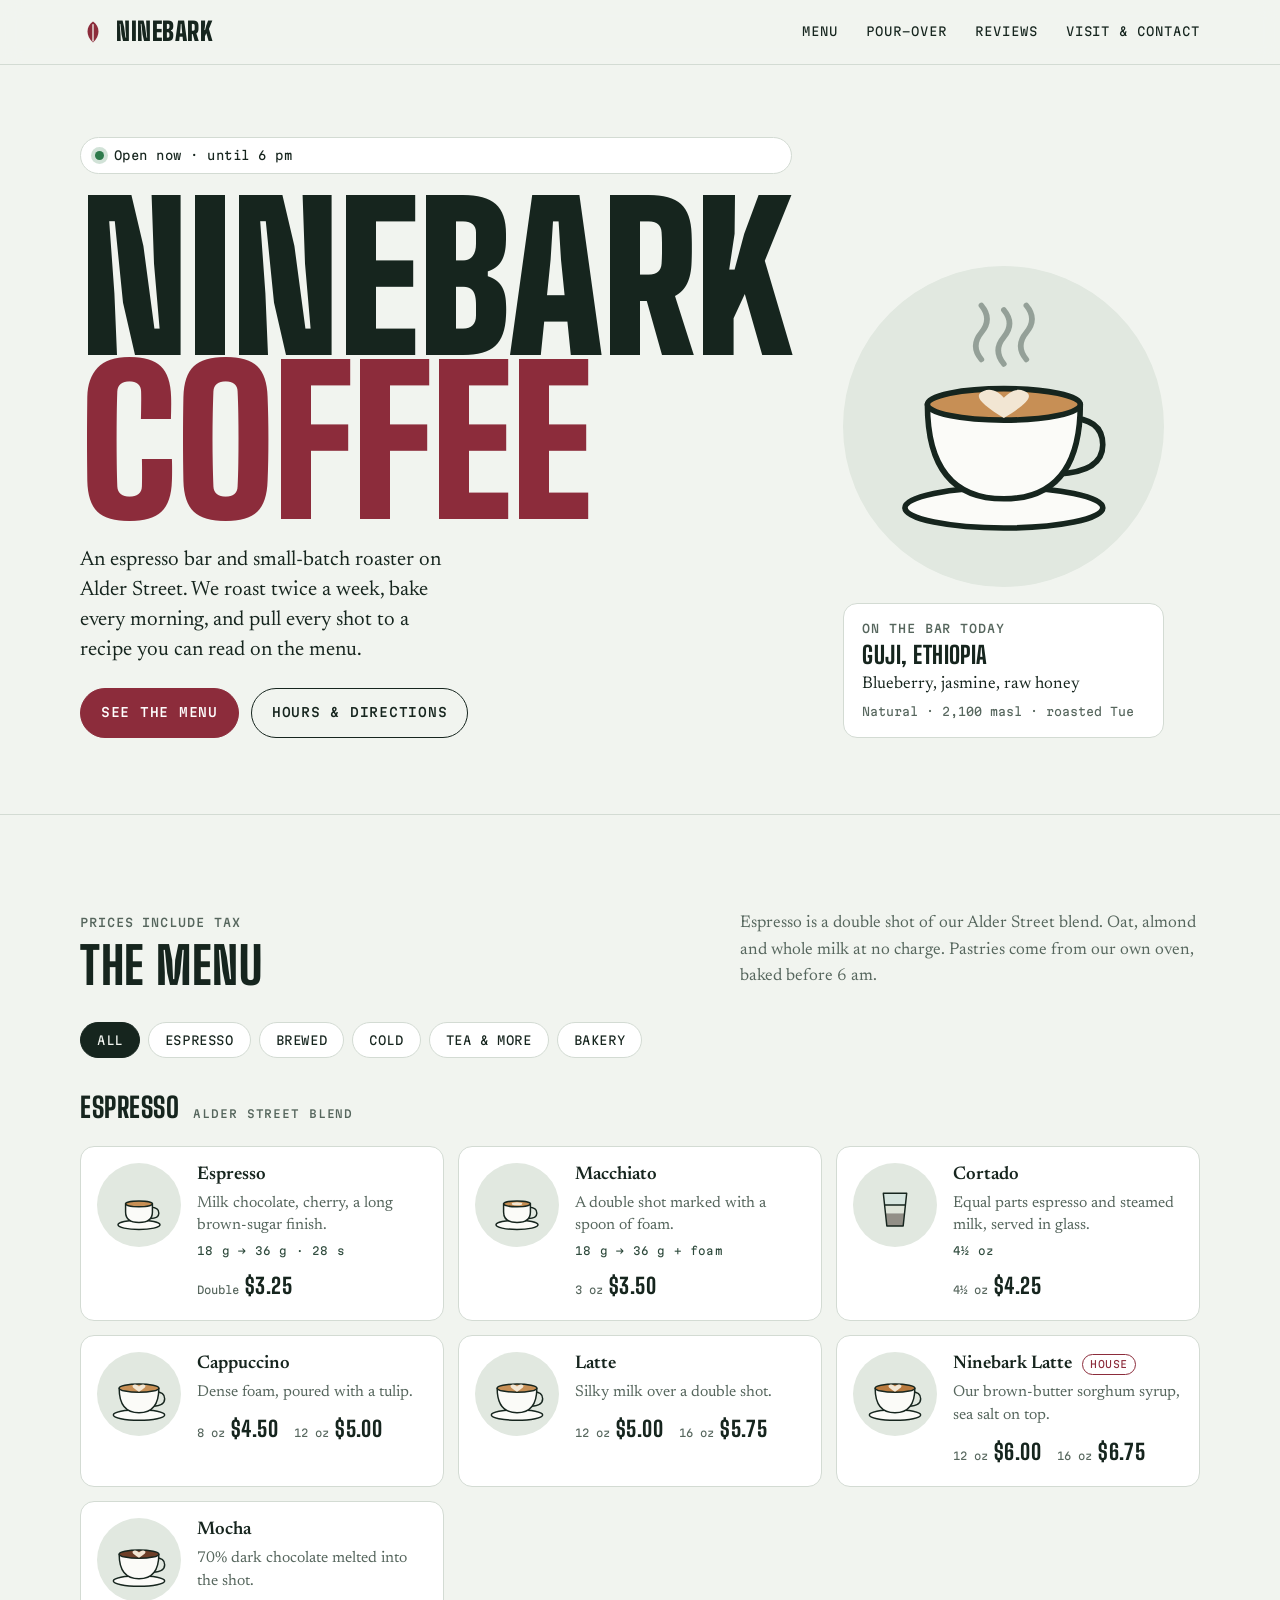
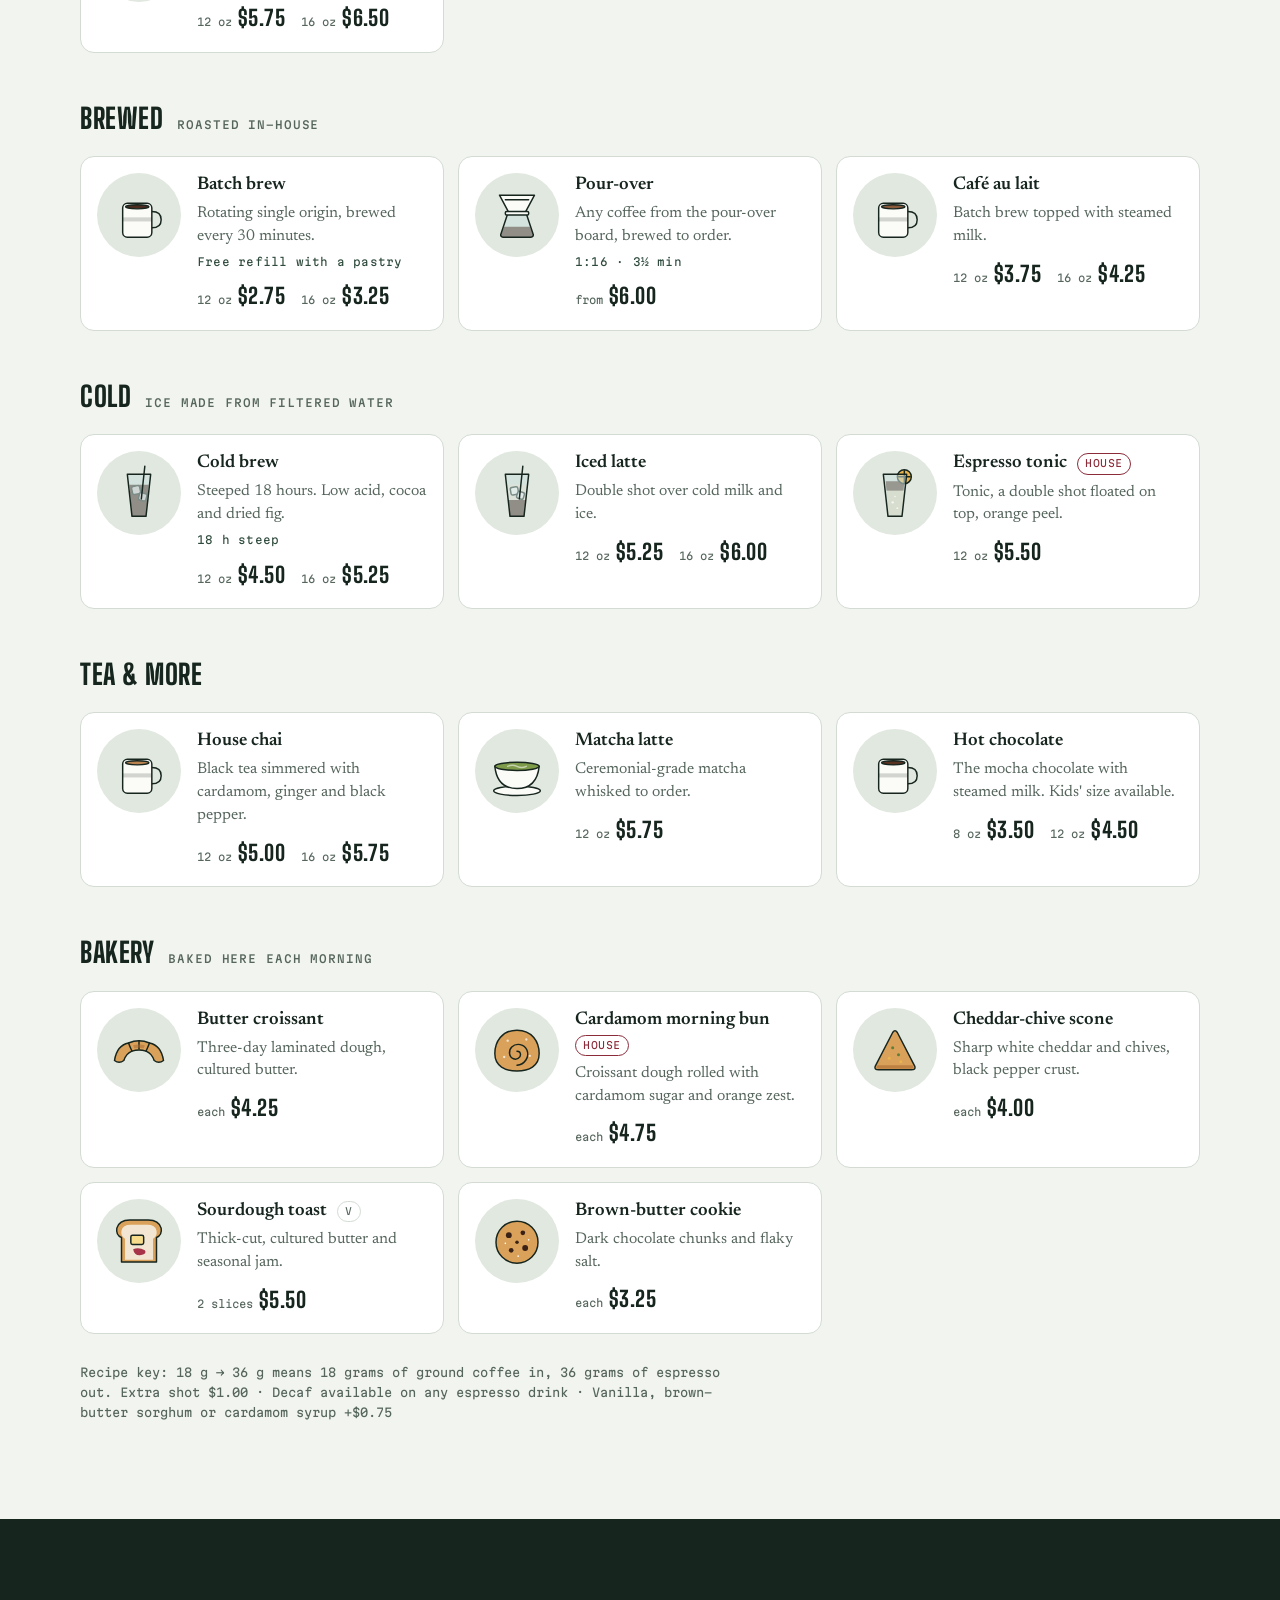
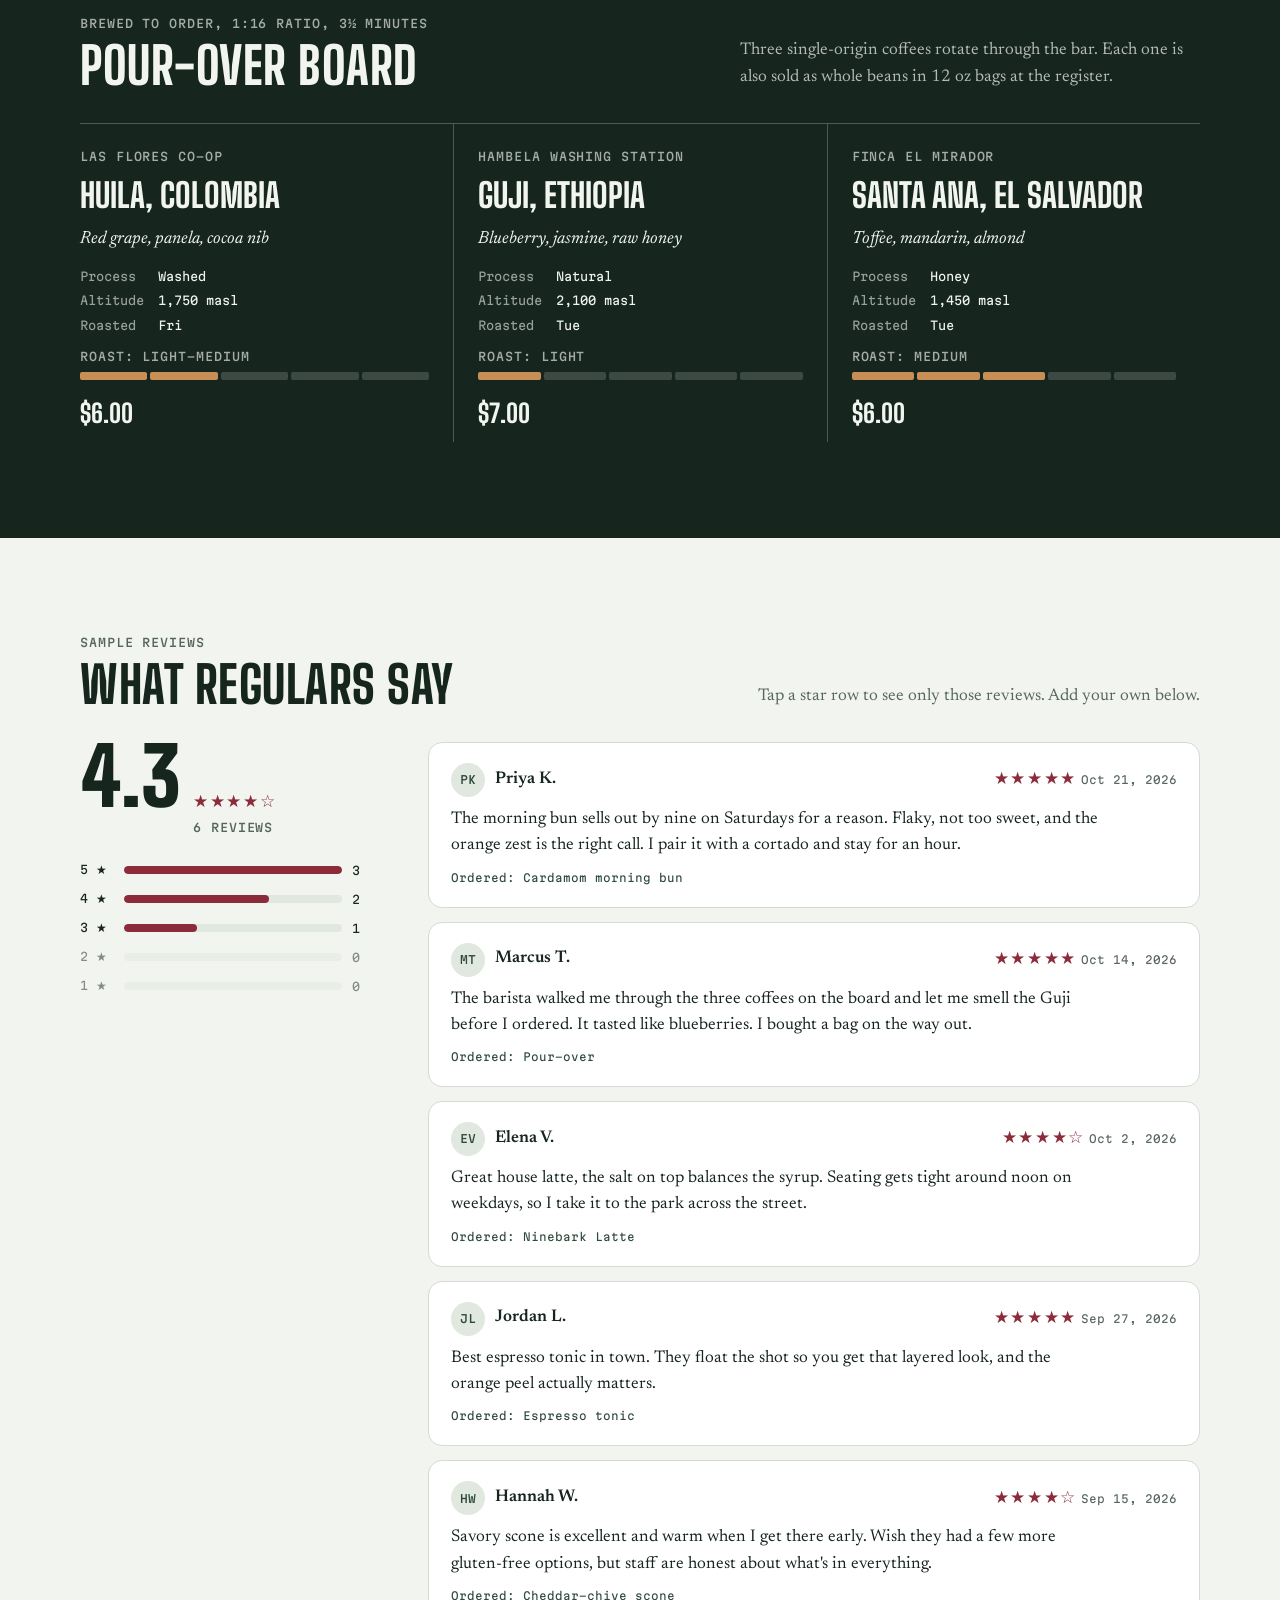
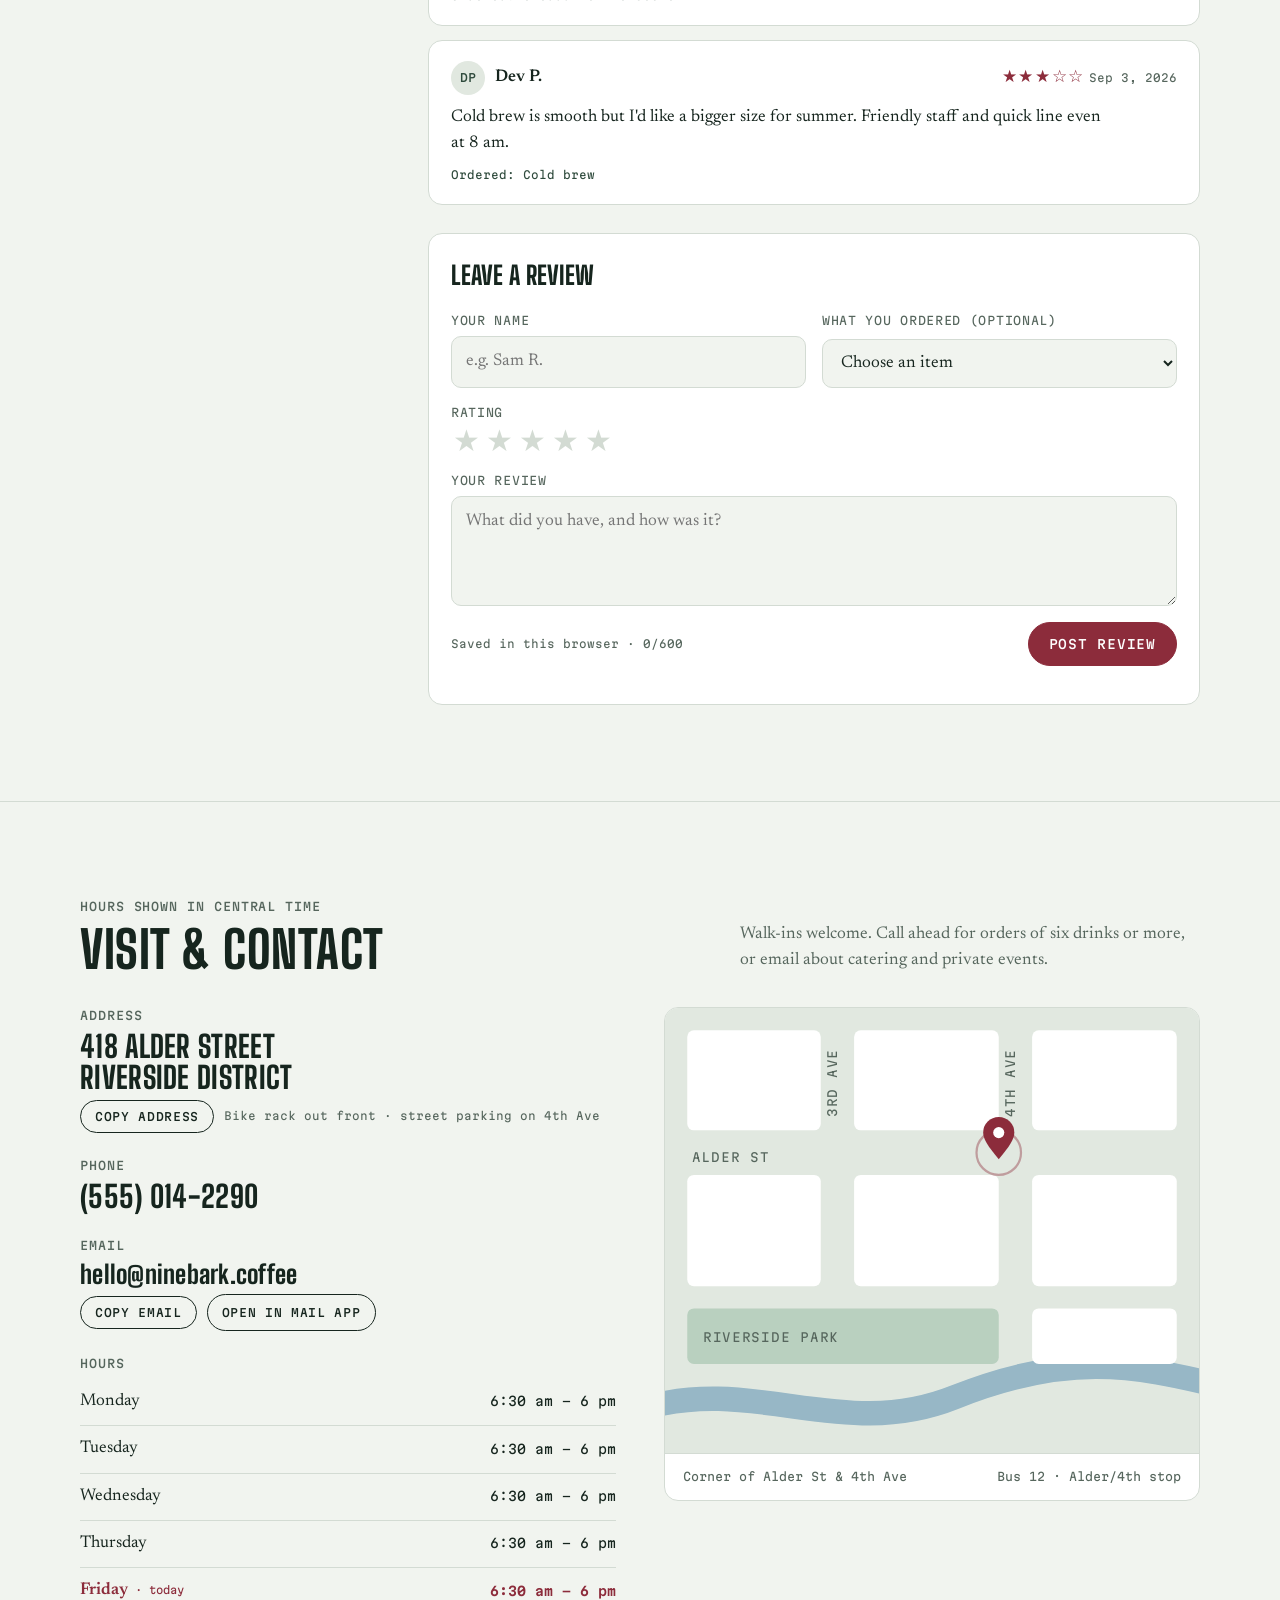
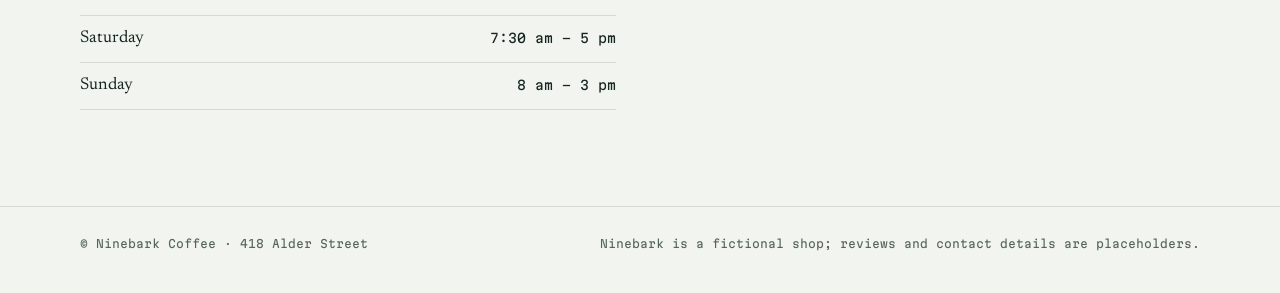
<file: sites/small-business/claude-code/index.html>
<!doctype html>
<html lang="en">
<head>
<meta charset="utf-8">
<meta name="viewport" content="width=device-width, initial-scale=1, viewport-fit=cover">
<title>Ninebark Coffee</title>
<meta name="description" content="Ninebark Coffee — neighborhood espresso bar and roaster at 418 Alder Street. Menu, prices, reviews, hours and contact.">
<link rel="preconnect" href="https://fonts.googleapis.com">
<link rel="preconnect" href="https://fonts.gstatic.com" crossorigin>
<link rel="stylesheet" href="https://fonts.googleapis.com/css2?family=Big+Shoulders+Display:wght@600;800;900&family=Newsreader:ital,opsz,wght@0,6..72,400;0,6..72,500;0,6..72,600;1,6..72,400&family=Martian+Mono:wght@400;500&display=swap">
<style>
/* Layout: a roaster's bag label — giant condensed wordmark up top, then a price list of
   illustrated "tickets", a pour-over board with real origin data, reviews, and a map card. */
:root {
  --paper: #F1F4EF;      /* green-biased off-white */
  --surface: #FFFFFF;
  --ink: #16251E;        /* ninebark leaf, nearly black */
  --leaf: #2E4A3C;
  --muted: #56665D;
  --line: #D3DBD3;
  --bark: #8C2C3B;       /* ninebark's burgundy foliage: the one accent */
  --bark-ink: #FFFFFF;
  --plate: #E1E8E0;
  --ok: #2D7A4B;
  --closed: #9A3A2C;

  /* illustration palette (drawn on plates, so constant across themes) */
  --ill-stroke: #16251E;
  --cup: #FBFBF8;
  --coffee: #4A2B1E;
  --crema: #C78F55;
  --foam: #F2E6D3;
  --glass: rgba(205, 225, 222, .55);
  --pastry: #D9A15A;
  --pastry-dark: #A9692F;

  --f-display: "Big Shoulders Display", "Arial Narrow", "Helvetica Neue", sans-serif;
  --f-body: "Newsreader", Georgia, "Times New Roman", serif;
  --f-mono: "Martian Mono", ui-monospace, "SF Mono", Menlo, monospace;

  --step--1: .8125rem;
  --step-0: 1.0625rem;
  --step-1: 1.3rem;
  --step-2: 1.75rem;
  --step-3: clamp(2.2rem, 5vw, 3.2rem);
  --step-hero: clamp(4.6rem, 17vw, 12.5rem);

  --radius: 14px;
  --max: 1160px;
}
@media (prefers-color-scheme: dark) {
  :root:not([data-theme="light"]) {
    color-scheme: dark;
    --paper: #101814;
    --surface: #18231D;
    --ink: #E4EBE4;
    --leaf: #A9C4B3;
    --muted: #9BAAA1;
    --line: #2B3A32;
    --bark: #E38593;
    --bark-ink: #1A0E10;
    --plate: #233229;
    --ok: #6CCB8F;
    --closed: #F09A86;
  }
}
:root[data-theme="dark"] {
  color-scheme: dark;
  --paper: #101814;
  --surface: #18231D;
  --ink: #E4EBE4;
  --leaf: #A9C4B3;
  --muted: #9BAAA1;
  --line: #2B3A32;
  --bark: #E38593;
  --bark-ink: #1A0E10;
  --plate: #233229;
  --ok: #6CCB8F;
  --closed: #F09A86;
}

* { box-sizing: border-box; }
html { scroll-behavior: smooth; scroll-padding-top: calc(72px + env(safe-area-inset-top, 0px)); }
@media (prefers-reduced-motion: reduce) { html { scroll-behavior: auto; } }
img { max-width: 100%; }
[hidden] { display: none !important; }
body {
  margin: 0;
  background: var(--paper);
  color: var(--ink);
  font-family: var(--f-body);
  font-size: var(--step-0);
  line-height: 1.55;
  -webkit-font-smoothing: antialiased;
}
body::before {
  content: ""; position: fixed; inset: 0 0 auto; height: env(safe-area-inset-top, 0px);
  z-index: 30; background: var(--paper);
}
.wrap {
  max-width: var(--max); margin-inline: auto;
  padding-left: max(20px, env(safe-area-inset-left, 0px));
  padding-right: max(20px, env(safe-area-inset-right, 0px));
}
h1, h2, h3 { margin: 0; text-wrap: balance; }
p { margin: 0; }
a { color: inherit; }
:focus-visible { outline: 3px solid var(--bark); outline-offset: 3px; border-radius: 4px; }
.label {
  font-family: var(--f-mono); font-size: .72rem; letter-spacing: .08em;
  text-transform: uppercase; color: var(--muted); font-weight: 500;
}
.sr-only { position: absolute; width: 1px; height: 1px; overflow: hidden; clip: rect(0 0 0 0); white-space: nowrap; }

/* ---------- header ---------- */
.site-header {
  position: sticky; top: env(safe-area-inset-top, 0px); z-index: 20;
  background: color-mix(in srgb, var(--paper) 88%, transparent);
  backdrop-filter: blur(10px); -webkit-backdrop-filter: blur(10px);
  border-bottom: 1px solid var(--line);
}
.site-header .wrap { display: flex; align-items: center; justify-content: space-between; gap: 16px; height: 64px; }
.brand {
  font-family: var(--f-display); font-weight: 900; font-size: 1.6rem; letter-spacing: .02em;
  text-transform: uppercase; text-decoration: none; display: flex; align-items: center; gap: 10px;
}
.brand svg { width: 26px; height: 26px; }
.nav { display: flex; align-items: center; gap: 28px; }
.nav a {
  font-family: var(--f-mono); font-size: .75rem; letter-spacing: .08em; text-transform: uppercase;
  text-decoration: none; color: var(--ink); padding-block: 6px; border-bottom: 2px solid transparent;
}
.nav a:hover { border-bottom-color: var(--bark); }
.nav-toggle {
  display: none; background: none; border: 1px solid var(--line); color: var(--ink);
  border-radius: 10px; width: 44px; height: 44px; cursor: pointer; align-items: center; justify-content: center;
}
.nav-toggle svg { width: 20px; height: 20px; }
@media (max-width: 760px) {
  .nav-toggle { display: inline-flex; }
  .nav {
    position: absolute; top: 64px; left: 0; right: 0; flex-direction: column; align-items: stretch; gap: 0;
    background: var(--paper); border-bottom: 1px solid var(--line);
    padding: 8px max(20px, env(safe-area-inset-right, 0px)) 16px max(20px, env(safe-area-inset-left, 0px));
  }
  .nav[data-open="false"] { display: none; }
  .nav a { padding-block: 14px; border-bottom: 1px solid var(--line); font-size: .85rem; }
  .nav a:last-child { border-bottom: 0; }
}

/* ---------- status pill ---------- */
.status {
  display: inline-flex; align-items: center; gap: 10px;
  font-family: var(--f-mono); font-size: .75rem; letter-spacing: .04em;
  padding: 8px 14px; border-radius: 999px; border: 1px solid var(--line); background: var(--surface);
}
.status .dot { width: 9px; height: 9px; border-radius: 50%; background: var(--muted); flex: none; }
.status[data-state="open"] .dot { background: var(--ok); box-shadow: 0 0 0 4px color-mix(in srgb, var(--ok) 22%, transparent); }
.status[data-state="closed"] .dot { background: var(--closed); }

/* ---------- hero ---------- */
.hero { padding-block: clamp(36px, 6vw, 72px) clamp(40px, 6vw, 80px); border-bottom: 1px solid var(--line); }
.hero .wrap { display: grid; grid-template-columns: 1.25fr .9fr; gap: clamp(24px, 4vw, 56px); align-items: end; }
.hero-copy { display: flex; flex-direction: column; gap: 22px; }
.wordmark {
  font-family: var(--f-display); font-weight: 900; text-transform: uppercase;
  font-size: var(--step-hero); line-height: .82; letter-spacing: -.01em;
}
.wordmark span { display: block; }
.wordmark .sub { color: var(--bark); }
.lede { font-size: var(--step-1); line-height: 1.45; max-width: 34ch; color: var(--ink); }
.cta-row { display: flex; flex-wrap: wrap; gap: 12px; align-items: center; }
.btn {
  display: inline-flex; align-items: center; justify-content: center; gap: 8px;
  font-family: var(--f-mono); font-size: .78rem; letter-spacing: .06em; text-transform: uppercase; font-weight: 500;
  padding: 14px 20px; border-radius: 999px; text-decoration: none; cursor: pointer;
  border: 1.5px solid var(--ink); background: transparent; color: var(--ink);
  transition: transform .15s ease, background-color .15s ease;
}
.btn:hover { transform: translateY(-1px); }
.btn-primary { background: var(--bark); border-color: var(--bark); color: var(--bark-ink); }
.hero-art { position: relative; display: flex; flex-direction: column; gap: 16px; align-items: stretch; }
.hero-plate {
  background: var(--plate); border-radius: 50%; aspect-ratio: 1; max-width: 100%;
  display: grid; place-items: center; position: relative;
}
.hero-plate svg { width: 84%; height: auto; overflow: visible; }
.steam path { fill: none; stroke: var(--muted); stroke-width: 2.5; stroke-linecap: round; opacity: .55; }
@media (prefers-reduced-motion: no-preference) {
  .steam path { animation: rise 3.6s ease-in-out infinite; }
  .steam path:nth-child(2) { animation-delay: .9s; }
  .steam path:nth-child(3) { animation-delay: 1.8s; }
}
@keyframes rise {
  0% { transform: translateY(6px); opacity: 0; }
  35% { opacity: .55; }
  100% { transform: translateY(-14px); opacity: 0; }
}
.ticket {
  background: var(--surface); border: 1px solid var(--line); border-radius: var(--radius);
  padding: 16px 18px; display: grid; gap: 4px;
}
.ticket strong { font-family: var(--f-display); font-size: 1.5rem; font-weight: 800; text-transform: uppercase; letter-spacing: .02em; line-height: 1.1; }
.ticket .meta { font-family: var(--f-mono); font-size: .72rem; color: var(--muted); }
@media (max-width: 820px) {
  .hero .wrap { grid-template-columns: 1fr; }
  .hero-art { flex-direction: row; align-items: center; }
  .hero-plate { width: 44%; flex: none; }
  .ticket { flex: 1; }
}
@media (max-width: 460px) {
  .hero-art { flex-direction: column; align-items: stretch; }
  .hero-plate { width: 70%; align-self: center; }
}

/* ---------- sections ---------- */
section.block { padding-block: clamp(56px, 8vw, 96px); }
.section-head { display: flex; flex-wrap: wrap; justify-content: space-between; align-items: end; gap: 16px 32px; margin-bottom: 32px; }
.section-head h2 { font-family: var(--f-display); font-weight: 800; text-transform: uppercase; font-size: var(--step-3); line-height: .95; letter-spacing: .01em; }
.section-head p { max-width: 46ch; color: var(--muted); }
.section-head .titles { display: grid; gap: 10px; }

/* ---------- menu ---------- */
.tabs { display: flex; flex-wrap: wrap; gap: 8px; margin-bottom: 28px; }
.tab {
  font-family: var(--f-mono); font-size: .75rem; letter-spacing: .05em; text-transform: uppercase;
  padding: 10px 16px; border-radius: 999px; border: 1px solid var(--line); background: var(--surface);
  color: var(--ink); cursor: pointer;
}
.tab:hover { border-color: var(--ink); }
.tab[aria-selected="true"] { background: var(--ink); color: var(--paper); border-color: var(--ink); }
.menu-group + .menu-group { margin-top: 44px; }
.menu-group h3 {
  font-family: var(--f-display); font-weight: 800; text-transform: uppercase; font-size: var(--step-2);
  letter-spacing: .02em; display: flex; align-items: baseline; gap: 14px; margin-bottom: 16px;
}
.menu-group h3 .label { font-size: .68rem; }
.menu-grid { display: grid; grid-template-columns: repeat(auto-fill, minmax(min(100%, 340px), 1fr)); gap: 14px; }
.item {
  display: grid; grid-template-columns: 84px 1fr; gap: 16px; align-items: start;
  background: var(--surface); border: 1px solid var(--line); border-radius: var(--radius); padding: 16px;
}
.item .plate { width: 84px; height: 84px; border-radius: 50%; background: var(--plate); display: grid; place-items: center; }
.item .plate svg { width: 70px; height: 70px; }
.item-body { display: grid; gap: 6px; min-width: 0; }
.item-name { display: flex; flex-wrap: wrap; align-items: baseline; gap: 4px 10px; }
.item-name h4 { margin: 0; font-family: var(--f-body); font-weight: 600; font-size: 1.15rem; line-height: 1.25; }
.tag {
  font-family: var(--f-mono); font-size: .62rem; letter-spacing: .06em; text-transform: uppercase;
  border: 1px solid var(--line); color: var(--muted); padding: 2px 7px; border-radius: 999px;
}
.tag.house { border-color: var(--bark); color: var(--bark); }
.item-desc { color: var(--muted); font-size: .98rem; line-height: 1.45; }
.spec { font-family: var(--f-mono); font-size: .68rem; color: var(--leaf); letter-spacing: .02em; }
.prices { display: flex; flex-wrap: wrap; gap: 6px 16px; margin-top: 4px; font-variant-numeric: tabular-nums; }
.price { display: inline-flex; align-items: baseline; gap: 6px; }
.price .sz { font-family: var(--f-mono); font-size: .66rem; color: var(--muted); }
.price .amt { font-family: var(--f-display); font-weight: 800; font-size: 1.35rem; letter-spacing: .02em; }
.menu-note { margin-top: 28px; font-family: var(--f-mono); font-size: .74rem; color: var(--muted); line-height: 1.7; max-width: 80ch; }

/* ---------- pour-over board ---------- */
.board { background: var(--ink); color: var(--paper); }
.board .section-head p { color: color-mix(in srgb, var(--paper) 72%, var(--ink)); }
.board .label { color: color-mix(in srgb, var(--paper) 65%, var(--ink)); }
.origins { display: grid; grid-template-columns: repeat(3, 1fr); gap: 0; border-top: 1px solid color-mix(in srgb, var(--paper) 25%, var(--ink)); }
.origin { padding: 24px 24px 8px 0; display: grid; gap: 14px; align-content: start; }
.origin + .origin { padding-left: 24px; border-left: 1px solid color-mix(in srgb, var(--paper) 25%, var(--ink)); }
.origin h3 { font-family: var(--f-display); font-weight: 800; font-size: 2.1rem; text-transform: uppercase; line-height: .95; }
.origin dl { margin: 0; display: grid; grid-template-columns: auto 1fr; gap: 6px 14px; font-family: var(--f-mono); font-size: .74rem; font-variant-numeric: tabular-nums; }
.origin dt { color: color-mix(in srgb, var(--paper) 60%, var(--ink)); }
.origin dd { margin: 0; }
.notes { font-style: italic; font-size: 1.1rem; }
.roast { display: grid; gap: 6px; }
.roast-scale { display: grid; grid-template-columns: repeat(5, 1fr); gap: 3px; }
.roast-scale i { height: 8px; border-radius: 2px; background: color-mix(in srgb, var(--paper) 18%, var(--ink)); }
.roast-scale i.on { background: var(--crema); }
.origin .cost { font-family: var(--f-display); font-weight: 800; font-size: 1.6rem; }
@media (max-width: 860px) {
  .origins { grid-template-columns: 1fr; }
  .origin, .origin + .origin { padding: 24px 0; border-left: 0; }
  .origin + .origin { border-top: 1px solid color-mix(in srgb, var(--paper) 25%, var(--ink)); }
}

/* ---------- reviews ---------- */
.reviews-layout { display: grid; grid-template-columns: 300px 1fr; gap: clamp(24px, 4vw, 48px); align-items: start; }
.summary { display: grid; gap: 16px; position: sticky; top: calc(88px + env(safe-area-inset-top, 0px)); }
.avg { display: flex; align-items: baseline; gap: 12px; }
.avg b { font-family: var(--f-display); font-weight: 900; font-size: 5rem; line-height: .85; font-variant-numeric: tabular-nums; }
.stars { color: var(--bark); letter-spacing: .1em; font-size: 1.05rem; }
.bars { display: grid; gap: 6px; }
.bar-row {
  display: grid; grid-template-columns: 34px 1fr 28px; gap: 10px; align-items: center;
  font-family: var(--f-mono); font-size: .72rem; font-variant-numeric: tabular-nums;
  background: none; border: 0; padding: 4px 0; color: var(--ink); cursor: pointer; text-align: left; border-radius: 6px;
}
.bar-row .track { height: 8px; background: var(--plate); border-radius: 4px; overflow: hidden; }
.bar-row .fill { display: block; height: 100%; background: var(--bark); border-radius: 4px; }
.bar-row[aria-pressed="true"] { font-weight: 500; }
.bar-row[aria-pressed="true"] .track { outline: 2px solid var(--ink); outline-offset: 2px; }
.bar-row:disabled { cursor: default; opacity: .5; }
.filter-note { font-family: var(--f-mono); font-size: .72rem; color: var(--muted); min-height: 1.2em; }
.link-btn { background: none; border: 0; padding: 0; color: var(--bark); text-decoration: underline; cursor: pointer; font: inherit; }
.review-list { display: grid; gap: 14px; }
.review { background: var(--surface); border: 1px solid var(--line); border-radius: var(--radius); padding: 20px 22px; display: grid; gap: 10px; }
.review header { display: flex; flex-wrap: wrap; justify-content: space-between; gap: 6px 16px; align-items: baseline; }
.review .who { display: flex; align-items: center; gap: 10px; font-weight: 600; }
.avatar {
  width: 34px; height: 34px; border-radius: 50%; display: grid; place-items: center; flex: none;
  background: var(--plate); color: var(--leaf); font-family: var(--f-mono); font-size: .7rem; font-weight: 500;
}
.review .when { font-family: var(--f-mono); font-size: .68rem; color: var(--muted); }
.review p { max-width: 65ch; }
.review .ordered { font-family: var(--f-mono); font-size: .68rem; color: var(--leaf); }
.review .yours { display: flex; flex-wrap: wrap; gap: 12px; align-items: center; font-family: var(--f-mono); font-size: .68rem; color: var(--muted); }
.review-form { margin-top: 28px; background: var(--surface); border: 1px solid var(--line); border-radius: var(--radius); padding: 22px; display: grid; gap: 16px; }
.review-form h3 { font-family: var(--f-display); font-weight: 800; text-transform: uppercase; font-size: 1.6rem; }
.field { display: grid; gap: 6px; }
.field label, .field legend { font-family: var(--f-mono); font-size: .72rem; letter-spacing: .06em; text-transform: uppercase; color: var(--muted); padding: 0; }
.field input[type="text"], .field textarea, .field select {
  font: inherit; color: var(--ink); background: var(--paper); border: 1px solid var(--line);
  border-radius: 10px; padding: 12px 14px; width: 100%;
}
.field textarea { min-height: 110px; resize: vertical; }
.field input:focus, .field textarea:focus, .field select:focus { outline: 2px solid var(--bark); outline-offset: 1px; }
.form-row { display: grid; grid-template-columns: 1fr 1fr; gap: 16px; }
@media (max-width: 560px) { .form-row { grid-template-columns: 1fr; } }
fieldset.field { border: 0; margin: 0; padding: 0; }
.star-input { display: flex; flex-direction: row-reverse; justify-content: flex-end; gap: 2px; }
.star-input input { position: absolute; opacity: 0; width: 1px; height: 1px; }
.star-input label { font-size: 1.9rem; line-height: 1; color: var(--line); cursor: pointer; padding: 2px; text-transform: none; letter-spacing: 0; }
.star-input label:hover, .star-input label:hover ~ label,
.star-input input:checked ~ label { color: var(--bark); }
.star-input input:focus-visible + label { outline: 2px solid var(--bark); border-radius: 4px; }
.form-foot { display: flex; flex-wrap: wrap; align-items: center; justify-content: space-between; gap: 12px; }
.form-msg { font-family: var(--f-mono); font-size: .74rem; }
.form-msg[data-kind="error"] { color: var(--closed); }
.form-msg[data-kind="ok"] { color: var(--ok); }
.hint { font-family: var(--f-mono); font-size: .68rem; color: var(--muted); }
@media (max-width: 860px) {
  .reviews-layout { grid-template-columns: 1fr; }
  .summary { position: static; }
}

/* ---------- visit ---------- */
.visit { border-top: 1px solid var(--line); }
.visit-grid { display: grid; grid-template-columns: 1fr 1fr; gap: clamp(24px, 4vw, 48px); align-items: start; }
.contact-list { display: grid; gap: 24px; }
.contact-item { display: grid; gap: 6px; }
.contact-item .big { font-family: var(--f-display); font-weight: 800; font-size: 1.9rem; line-height: 1.05; text-transform: uppercase; letter-spacing: .01em; }
.contact-item a.big { text-decoration: none; }
.contact-item a.big:hover { color: var(--bark); }
.inline-actions { display: flex; flex-wrap: wrap; gap: 10px; align-items: center; }
.btn-sm { padding: 9px 14px; font-size: .7rem; }
.hours { width: 100%; border-collapse: collapse; font-variant-numeric: tabular-nums; }
.hours td { padding: 10px 0; border-bottom: 1px solid var(--line); }
.hours td:last-child { text-align: right; font-family: var(--f-mono); font-size: .8rem; }
.hours tr[data-today="true"] td { font-weight: 600; color: var(--bark); }
.hours tr[data-today="true"] td:first-child::after { content: " · today"; font-family: var(--f-mono); font-size: .66rem; font-weight: 400; }
.map-card { background: var(--surface); border: 1px solid var(--line); border-radius: var(--radius); overflow: hidden; display: grid; }
.map-card svg { width: 100%; height: auto; display: block; }
.map-card .cap { padding: 14px 18px; display: flex; flex-wrap: wrap; justify-content: space-between; gap: 6px 16px; font-family: var(--f-mono); font-size: .72rem; color: var(--muted); border-top: 1px solid var(--line); }
.map-bg { fill: var(--plate); }
.map-block { fill: var(--surface); }
.map-park { fill: color-mix(in srgb, var(--ok) 22%, var(--plate)); }
.map-river { fill: none; stroke: color-mix(in srgb, #5B8FB0 55%, var(--plate)); stroke-width: 22; stroke-linecap: round; }
.map-text { fill: var(--muted); font-family: var(--f-mono); font-size: 11px; letter-spacing: .06em; }
.map-pin { fill: var(--bark); }
.map-pin-ring { fill: none; stroke: var(--bark); stroke-width: 2; opacity: .4; }
@media (max-width: 860px) { .visit-grid { grid-template-columns: 1fr; } }

footer.site-footer { border-top: 1px solid var(--line); padding-block: 28px 40px; }
footer .wrap { display: flex; flex-wrap: wrap; justify-content: space-between; gap: 12px 24px; font-family: var(--f-mono); font-size: .7rem; color: var(--muted); }

.toast {
  position: fixed; left: 50%; bottom: calc(20px + env(safe-area-inset-bottom, 0px)); transform: translateX(-50%);
  background: var(--ink); color: var(--paper); font-family: var(--f-mono); font-size: .75rem;
  padding: 12px 18px; border-radius: 999px; z-index: 40; max-width: calc(100% - 40px);
}

/* ---------- illustrations ---------- */
svg .s { stroke: var(--ill-stroke); stroke-width: 2.5; stroke-linejoin: round; stroke-linecap: round; }
svg .n { fill: none; }
svg .cup { fill: var(--cup); }
svg .coffee { fill: var(--drink, var(--coffee)); }
svg .crema { fill: var(--top, var(--crema)); }
svg .foam { fill: var(--foam); }
svg .glass { fill: var(--glass); }
svg .pastry { fill: var(--pastry); }
svg .pastry-d { fill: var(--pastry-dark); }
svg .ice { fill: rgba(255,255,255,.75); }
svg .dark { fill: var(--ill-stroke); }
svg .accent { fill: #E9B44C; }
</style>
</head>
<body>

<!-- Illustration sprite: one symbol per drink or pastry -->
<svg width="0" height="0" style="position:absolute" aria-hidden="true" focusable="false">
  <defs>
    <symbol id="i-espresso" viewBox="0 0 120 120">
      <ellipse class="cup s" cx="60" cy="94" rx="36" ry="8"/>
      <path class="n s" d="M80 64 q14 0 14 10 q0 9 -15 9"/>
      <path class="cup s" d="M37 58 h46 v14 q0 18 -23 18 q-23 0 -23 -18 z"/>
      <ellipse class="crema s" cx="60" cy="58" rx="23" ry="5"/>
    </symbol>
    <symbol id="i-macchiato" viewBox="0 0 120 120">
      <ellipse class="cup s" cx="60" cy="94" rx="36" ry="8"/>
      <path class="n s" d="M80 64 q14 0 14 10 q0 9 -15 9"/>
      <path class="cup s" d="M37 58 h46 v14 q0 18 -23 18 q-23 0 -23 -18 z"/>
      <ellipse class="crema s" cx="60" cy="58" rx="23" ry="5"/>
      <ellipse class="foam" cx="60" cy="58" rx="9" ry="2.6"/>
    </symbol>
    <symbol id="i-cortado" viewBox="0 0 120 120">
      <path class="coffee" d="M44.2 74 L75.8 74 L74 96 L46 96 Z"/>
      <path class="foam" d="M43 60 L77 60 L75.8 74 L44.2 74 Z"/>
      <path class="glass s" d="M40 40 L80 40 L74 96 L46 96 Z"/>
      <path class="n s" d="M43 60 L77 60"/>
    </symbol>
    <symbol id="i-latte" viewBox="0 0 120 120">
      <ellipse class="cup s" cx="60" cy="96" rx="44" ry="9"/>
      <path class="n s" d="M88 56 q16 0 16 12 q0 12 -20 13"/>
      <path class="cup s" d="M26 50 h68 q0 42 -34 42 q-34 0 -34 -42 z"/>
      <ellipse class="crema s" cx="60" cy="50" rx="34" ry="7"/>
      <path class="foam" d="M60 56 c-10 -6 -14 -10 -9 -12 c4 -1.5 7 1 9 3 c2 -2 5 -4.5 9 -3 c5 2 1 6 -9 12 z"/>
    </symbol>
    <symbol id="i-mug" viewBox="0 0 120 120">
      <path class="n s" d="M82 54 q16 0 16 14 q0 14 -16 14"/>
      <rect class="cup s" x="32" y="40" width="50" height="58" rx="8"/>
      <ellipse class="coffee s" cx="57" cy="46" rx="20" ry="3.5"/>
      <rect class="dark" x="32" y="64" width="50" height="7" opacity=".18"/>
    </symbol>
    <symbol id="i-pourover" viewBox="0 0 120 120">
      <path class="coffee" d="M38 80 h44 l6 14 q0 4 -4 4 h-48 q-4 0 -4 -4 z"/>
      <path class="glass s" d="M44 58 h32 l12 36 q0 4 -4 4 h-48 q-4 0 -4 -4 z"/>
      <path class="cup s" d="M30 26 h60 l-16 30 h-28 z"/>
      <path class="n s" d="M40 34 h40"/>
      <rect class="cup s" x="40" y="54" width="40" height="6" rx="2"/>
    </symbol>
    <symbol id="i-cold" viewBox="0 0 120 120">
      <path class="coffee" d="M43.4 46 L76.6 46 L72 100 L48 100 Z"/>
      <rect class="ice s" x="48" y="48" width="14" height="14" rx="3" transform="rotate(-12 55 55)"/>
      <rect class="ice s" x="60" y="60" width="13" height="13" rx="3" transform="rotate(14 66 66)"/>
      <path class="glass s" d="M40 28 L80 28 L72 100 L48 100 Z"/>
      <path class="n s" d="M70 14 L64 70"/>
    </symbol>
    <symbol id="i-iced-latte" viewBox="0 0 120 120">
      <path class="coffee" d="M45.6 72 L74.4 72 L72 100 L48 100 Z"/>
      <path class="foam" d="M43.4 46 L76.6 46 L74.4 72 L45.6 72 Z"/>
      <rect class="ice s" x="49" y="50" width="13" height="13" rx="3" transform="rotate(-10 55 56)"/>
      <rect class="ice s" x="60" y="58" width="12" height="12" rx="3" transform="rotate(16 66 64)"/>
      <path class="glass s" d="M40 28 L80 28 L72 100 L48 100 Z"/>
      <path class="n s" d="M70 14 L64 70"/>
    </symbol>
    <symbol id="i-tonic" viewBox="0 0 120 120">
      <path class="coffee" d="M44 40 L76 40 L74.6 56 L45.4 56 Z" opacity=".9"/>
      <path class="glass" d="M45.4 56 L74.6 56 L72 100 L48 100 Z" style="fill:rgba(233,212,160,.55)"/>
      <circle class="accent s" cx="76" cy="32" r="12"/>
      <path class="n s" d="M76 22 v20 M66 32 h20"/>
      <path class="glass s" d="M40 28 L80 28 L72 100 L48 100 Z"/>
      <circle class="ice" cx="56" cy="76" r="2"/><circle class="ice" cx="64" cy="86" r="1.6"/><circle class="ice" cx="60" cy="66" r="1.4"/>
    </symbol>
    <symbol id="i-bowl" viewBox="0 0 120 120">
      <ellipse class="cup s" cx="60" cy="94" rx="40" ry="8"/>
      <path class="cup s" d="M22 52 h76 q-4 38 -38 38 q-34 0 -38 -38 z"/>
      <ellipse class="coffee s" cx="60" cy="52" rx="38" ry="7"/>
      <path class="n" d="M44 52 q8 -4 16 0 q8 4 16 0" stroke="rgba(255,255,255,.55)" stroke-width="2.5" stroke-linecap="round"/>
    </symbol>
    <symbol id="i-croissant" viewBox="0 0 120 120">
      <path class="pastry s" d="M18 78 Q22 52 42 48 Q60 40 78 48 Q98 52 102 78 Q94 84 86 78 Q82 66 72 62 Q60 58 48 62 Q38 66 34 78 Q26 84 18 78 Z"/>
      <path class="n s" d="M42 48 Q46 58 48 62 M60 44 V58 M78 48 Q74 58 72 62"/>
      <path class="pastry-d" d="M50 52 q10 -3 20 0 l-2 5 q-8 -2 -16 0 z" opacity=".5"/>
    </symbol>
    <symbol id="i-bun" viewBox="0 0 120 120">
      <path class="pastry s" d="M60 26 C86 26 98 46 98 66 C98 88 80 96 60 96 C40 96 22 88 22 66 C22 46 34 26 60 26 Z"/>
      <path class="n s" d="M60 62 c4 0 6 3 6 6 c0 6 -7 9 -12 7 c-8 -3 -9 -14 -3 -20 c8 -8 22 -5 26 5 c5 12 -4 25 -17 26"/>
      <circle class="foam" cx="44" cy="44" r="2"/><circle class="foam" cx="76" cy="42" r="2"/><circle class="foam" cx="82" cy="70" r="2"/><circle class="foam" cx="38" cy="72" r="2"/>
    </symbol>
    <symbol id="i-scone" viewBox="0 0 120 120">
      <path class="pastry s" d="M26 88 L56 30 Q60 24 64 30 L94 88 Q96 94 88 94 L32 94 Q24 94 26 88 Z"/>
      <path class="pastry-d" d="M30 86 L90 86 L92 90 Q92 92 88 92 L32 92 Q28 92 28 90 Z" opacity=".55"/>
      <circle class="dark" cx="56" cy="56" r="2.6" style="fill:#5E7F3A"/><circle class="dark" cx="66" cy="68" r="2.6" style="fill:#5E7F3A"/><circle class="dark" cx="50" cy="74" r="2.6" style="fill:#E9B44C"/><circle class="dark" cx="70" cy="80" r="2.6" style="fill:#E9B44C"/>
    </symbol>
    <symbol id="i-toast" viewBox="0 0 120 120">
      <path class="pastry s" d="M30 96 V54 Q20 50 22 38 Q26 24 44 24 H76 Q94 24 98 38 Q100 50 90 54 V96 Z"/>
      <path class="foam" d="M36 92 V56 Q28 52 30 42 Q32 32 46 32 H74 Q88 32 90 42 Q92 52 84 56 V92 Z"/>
      <rect class="s" x="46" y="50" width="22" height="16" rx="3" style="fill:#F6DC8B"/>
      <path d="M50 74 q10 -4 20 2 q4 6 -6 8 q-12 2 -14 -10 z" style="fill:#A8344A"/>
    </symbol>
    <symbol id="i-cookie" viewBox="0 0 120 120">
      <circle class="pastry s" cx="60" cy="62" r="36"/>
      <circle class="dark" cx="46" cy="50" r="5" style="fill:#3A2116"/><circle class="dark" cx="70" cy="46" r="4" style="fill:#3A2116"/>
      <circle class="dark" cx="74" cy="72" r="5" style="fill:#3A2116"/><circle class="dark" cx="50" cy="76" r="4" style="fill:#3A2116"/><circle class="dark" cx="60" cy="62" r="3" style="fill:#3A2116"/>
      <circle cx="40" cy="64" r="1.4" style="fill:#fff"/><circle cx="80" cy="58" r="1.4" style="fill:#fff"/><circle cx="62" cy="86" r="1.4" style="fill:#fff"/>
    </symbol>
  </defs>
</svg>

<header class="site-header">
  <div class="wrap">
    <a class="brand" href="#top" aria-label="Ninebark Coffee, back to top">
      <svg viewBox="0 0 32 32" aria-hidden="true"><path d="M16 3 C25 9 25 21 16 29 C7 21 7 9 16 3 Z" fill="var(--bark)"/><path d="M16 7 V27" stroke="var(--paper)" stroke-width="1.6" stroke-linecap="round"/></svg>
      Ninebark
    </a>
    <button class="nav-toggle" id="nav-toggle" aria-controls="site-nav" aria-expanded="false" aria-label="Open menu">
      <svg viewBox="0 0 20 20" aria-hidden="true"><path d="M2 5h16M2 10h16M2 15h16" stroke="currentColor" stroke-width="1.8" stroke-linecap="round"/></svg>
    </button>
    <nav class="nav" id="site-nav" data-open="false" aria-label="Main">
      <a href="#menu">Menu</a>
      <a href="#pourover">Pour-over</a>
      <a href="#reviews">Reviews</a>
      <a href="#visit">Visit &amp; contact</a>
    </nav>
  </div>
</header>

<main id="top">
  <section class="hero">
    <div class="wrap">
      <div class="hero-copy">
        <span class="status" id="status" data-state="unknown" role="status"><span class="dot"></span><span id="status-text">Checking today's hours…</span></span>
        <h1 class="wordmark"><span>Ninebark</span><span class="sub">Coffee</span></h1>
        <p class="lede">An espresso bar and small-batch roaster on Alder Street. We roast twice a week, bake every morning, and pull every shot to a recipe you can read on the menu.</p>
        <div class="cta-row">
          <a class="btn btn-primary" href="#menu">See the menu</a>
          <a class="btn" href="#visit">Hours &amp; directions</a>
        </div>
      </div>
      <div class="hero-art">
        <div class="hero-plate" aria-hidden="true">
          <svg viewBox="0 0 120 120" class="ill">
            <g class="steam"><path d="M50 30 q-5 -6 0 -12 q5 -6 0 -12"/><path d="M60 32 q-5 -6 0 -12 q5 -6 0 -12"/><path d="M70 30 q-5 -6 0 -12 q5 -6 0 -12"/></g>
            <use href="#i-latte"/>
          </svg>
        </div>
        <div class="ticket">
          <span class="label">On the bar today</span>
          <strong>Guji, Ethiopia</strong>
          <span>Blueberry, jasmine, raw honey</span>
          <span class="meta">Natural · 2,100 masl · roasted Tue</span>
        </div>
      </div>
    </div>
  </section>

  <section class="block" id="menu" aria-labelledby="menu-title">
    <div class="wrap">
      <div class="section-head">
        <div class="titles">
          <span class="label">Prices include tax</span>
          <h2 id="menu-title">The menu</h2>
        </div>
        <p>Espresso is a double shot of our Alder Street blend. Oat, almond and whole milk at no charge. Pastries come from our own oven, baked before 6 am.</p>
      </div>
      <div class="tabs" role="tablist" aria-label="Menu categories" id="tabs"></div>
      <div id="menu-panel" role="tabpanel" aria-labelledby="menu-title"></div>
      <p class="menu-note">Recipe key: 18 g → 36 g means 18 grams of ground coffee in, 36 grams of espresso out. Extra shot $1.00 · Decaf available on any espresso drink · Vanilla, brown-butter sorghum or cardamom syrup +$0.75</p>
    </div>
  </section>

  <section class="block board" id="pourover" aria-labelledby="po-title">
    <div class="wrap">
      <div class="section-head">
        <div class="titles">
          <span class="label">Brewed to order, 1:16 ratio, 3½ minutes</span>
          <h2 id="po-title">Pour-over board</h2>
        </div>
        <p>Three single-origin coffees rotate through the bar. Each one is also sold as whole beans in 12 oz bags at the register.</p>
      </div>
      <div class="origins" id="origins"></div>
    </div>
  </section>

  <section class="block" id="reviews" aria-labelledby="rev-title">
    <div class="wrap">
      <div class="section-head">
        <div class="titles">
          <span class="label">Sample reviews</span>
          <h2 id="rev-title">What regulars say</h2>
        </div>
        <p>Tap a star row to see only those reviews. Add your own below.</p>
      </div>
      <div class="reviews-layout">
        <aside class="summary" aria-label="Rating summary">
          <div class="avg"><b id="avg">–</b><div><div class="stars" id="avg-stars" aria-hidden="true"></div><span class="label" id="count"></span></div></div>
          <div class="bars" id="bars"></div>
          <p class="filter-note" id="filter-note" aria-live="polite"></p>
        </aside>
        <div>
          <div class="review-list" id="review-list"></div>
          <form class="review-form" id="review-form" novalidate>
            <h3>Leave a review</h3>
            <div class="form-row">
              <div class="field">
                <label for="rv-name">Your name</label>
                <input type="text" id="rv-name" name="name" maxlength="40" autocomplete="given-name" placeholder="e.g. Sam R.">
              </div>
              <div class="field">
                <label for="rv-item">What you ordered (optional)</label>
                <select id="rv-item" name="item"><option value="">Choose an item</option></select>
              </div>
            </div>
            <fieldset class="field">
              <legend>Rating</legend>
              <div class="star-input" id="rv-stars">
                <input type="radio" id="rv-5" name="rating" value="5"><label for="rv-5" title="5 stars">★<span class="sr-only">5 stars</span></label>
                <input type="radio" id="rv-4" name="rating" value="4"><label for="rv-4" title="4 stars">★<span class="sr-only">4 stars</span></label>
                <input type="radio" id="rv-3" name="rating" value="3"><label for="rv-3" title="3 stars">★<span class="sr-only">3 stars</span></label>
                <input type="radio" id="rv-2" name="rating" value="2"><label for="rv-2" title="2 stars">★<span class="sr-only">2 stars</span></label>
                <input type="radio" id="rv-1" name="rating" value="1"><label for="rv-1" title="1 star">★<span class="sr-only">1 star</span></label>
              </div>
            </fieldset>
            <div class="field">
              <label for="rv-text">Your review</label>
              <textarea id="rv-text" name="text" maxlength="600" placeholder="What did you have, and how was it?"></textarea>
            </div>
            <div class="form-foot">
              <span class="hint" id="rv-hint">Saved in this browser · <span id="rv-chars">0</span>/600</span>
              <button class="btn btn-primary" type="submit">Post review</button>
            </div>
            <p class="form-msg" id="rv-msg" role="status" aria-live="polite"></p>
          </form>
        </div>
      </div>
    </div>
  </section>

  <section class="block visit" id="visit" aria-labelledby="visit-title">
    <div class="wrap">
      <div class="section-head">
        <div class="titles">
          <span class="label">Hours shown in Central Time</span>
          <h2 id="visit-title">Visit &amp; contact</h2>
        </div>
        <p>Walk-ins welcome. Call ahead for orders of six drinks or more, or email about catering and private events.</p>
      </div>
      <div class="visit-grid">
        <div class="contact-list">
          <div class="contact-item">
            <span class="label">Address</span>
            <span class="big" id="address">418 Alder Street<br>Riverside District</span>
            <div class="inline-actions">
              <button class="btn btn-sm" type="button" id="copy-address">Copy address</button>
              <span class="hint">Bike rack out front · street parking on 4th Ave</span>
            </div>
          </div>
          <div class="contact-item">
            <span class="label">Phone</span>
            <a class="big" href="tel:+15550142290">(555) 014-2290</a>
          </div>
          <div class="contact-item">
            <span class="label">Email</span>
            <span class="big" style="text-transform:none;font-size:1.6rem">hello@ninebark.coffee</span>
            <div class="inline-actions">
              <button class="btn btn-sm" type="button" id="copy-email">Copy email</button>
              <a class="btn btn-sm" href="mailto:hello@ninebark.coffee">Open in mail app</a>
            </div>
          </div>
          <div class="contact-item">
            <span class="label">Hours</span>
            <table class="hours" id="hours"><tbody></tbody></table>
          </div>
        </div>
        <figure class="map-card" style="margin:0">
          <svg viewBox="0 0 480 400" role="img" aria-labelledby="map-title">
            <title id="map-title">Map: Ninebark is on Alder Street at the corner of 4th Avenue, one block north of Riverside Park.</title>
            <rect class="map-bg" width="480" height="400"/>
            <path class="map-river" d="M-20 360 C 80 330, 160 390, 260 350 S 420 320, 500 340"/>
            <rect class="map-block" x="20" y="20" width="120" height="90" rx="6"/>
            <rect class="map-block" x="170" y="20" width="130" height="90" rx="6"/>
            <rect class="map-block" x="330" y="20" width="130" height="90" rx="6"/>
            <rect class="map-block" x="20" y="150" width="120" height="100" rx="6"/>
            <rect class="map-block" x="170" y="150" width="130" height="100" rx="6"/>
            <rect class="map-block" x="330" y="150" width="130" height="100" rx="6"/>
            <rect class="map-park" x="20" y="270" width="280" height="50" rx="6"/>
            <rect class="map-block" x="330" y="270" width="130" height="50" rx="6"/>
            <text class="map-text" x="24" y="138">ALDER ST</text>
            <text class="map-text" x="315" y="98" transform="rotate(-90 315 98)">4TH AVE</text>
            <text class="map-text" x="155" y="98" transform="rotate(-90 155 98)">3RD AVE</text>
            <text class="map-text" x="34" y="300">RIVERSIDE PARK</text>
            <circle class="map-pin-ring" cx="300" cy="130" r="20"/>
            <path class="map-pin" d="M300 136 c-10 -12 -14 -18 -14 -24 a14 14 0 0 1 28 0 c0 6 -4 12 -14 24 z"/>
            <circle cx="300" cy="112" r="5" fill="var(--surface)"/>
          </svg>
          <figcaption class="cap"><span>Corner of Alder St &amp; 4th Ave</span><span>Bus 12 · Alder/4th stop</span></figcaption>
        </figure>
      </div>
    </div>
  </section>
</main>

<footer class="site-footer">
  <div class="wrap">
    <span>© Ninebark Coffee · 418 Alder Street</span>
    <span>Ninebark is a fictional shop; reviews and contact details are placeholders.</span>
  </div>
</footer>

<div class="toast" id="toast" role="status" aria-live="polite" hidden></div>

<script>
(() => {
  const $ = (s, r = document) => r.querySelector(s);
  const esc = s => String(s).replace(/[&<>"']/g, c => ({ "&": "&amp;", "<": "&lt;", ">": "&gt;", '"': "&quot;", "'": "&#39;" }[c]));
  const money = n => "$" + n.toFixed(2);

  /* ---------- data ---------- */
  const MENU = [
    { cat: "Espresso", note: "Alder Street blend", items: [
      { name: "Espresso", ill: "espresso", desc: "Milk chocolate, cherry, a long brown-sugar finish.", spec: "18 g → 36 g · 28 s", prices: [["Double", 3.25]] },
      { name: "Macchiato", ill: "macchiato", desc: "A double shot marked with a spoon of foam.", spec: "18 g → 36 g + foam", prices: [["3 oz", 3.50]] },
      { name: "Cortado", ill: "cortado", desc: "Equal parts espresso and steamed milk, served in glass.", spec: "4½ oz", prices: [["4½ oz", 4.25]] },
      { name: "Cappuccino", ill: "latte", desc: "Dense foam, poured with a tulip.", prices: [["8 oz", 4.50], ["12 oz", 5.00]] },
      { name: "Latte", ill: "latte", desc: "Silky milk over a double shot.", prices: [["12 oz", 5.00], ["16 oz", 5.75]] },
      { name: "Ninebark Latte", ill: "latte", house: true, desc: "Our brown-butter sorghum syrup, sea salt on top.", prices: [["12 oz", 6.00], ["16 oz", 6.75]], top: "#B97A3E" },
      { name: "Mocha", ill: "latte", desc: "70% dark chocolate melted into the shot.", prices: [["12 oz", 5.75], ["16 oz", 6.50]], top: "#6E3F28" },
    ]},
    { cat: "Brewed", note: "roasted in-house", items: [
      { name: "Batch brew", ill: "mug", desc: "Rotating single origin, brewed every 30 minutes.", spec: "Free refill with a pastry", prices: [["12 oz", 2.75], ["16 oz", 3.25]] },
      { name: "Pour-over", ill: "pourover", desc: "Any coffee from the pour-over board, brewed to order.", spec: "1:16 · 3½ min", prices: [["from", 6.00]] },
      { name: "Café au lait", ill: "mug", desc: "Batch brew topped with steamed milk.", prices: [["12 oz", 3.75], ["16 oz", 4.25]], drink: "#8A5A3A" },
    ]},
    { cat: "Cold", note: "ice made from filtered water", items: [
      { name: "Cold brew", ill: "cold", desc: "Steeped 18 hours. Low acid, cocoa and dried fig.", spec: "18 h steep", prices: [["12 oz", 4.50], ["16 oz", 5.25]] },
      { name: "Iced latte", ill: "iced-latte", desc: "Double shot over cold milk and ice.", prices: [["12 oz", 5.25], ["16 oz", 6.00]] },
      { name: "Espresso tonic", ill: "tonic", house: true, desc: "Tonic, a double shot floated on top, orange peel.", prices: [["12 oz", 5.50]] },
    ]},
    { cat: "Tea & more", note: "", items: [
      { name: "House chai", ill: "mug", desc: "Black tea simmered with cardamom, ginger and black pepper.", prices: [["12 oz", 5.00], ["16 oz", 5.75]], drink: "#B9824F" },
      { name: "Matcha latte", ill: "bowl", desc: "Ceremonial-grade matcha whisked to order.", prices: [["12 oz", 5.75]], drink: "#7E9B4A" },
      { name: "Hot chocolate", ill: "mug", desc: "The mocha chocolate with steamed milk. Kids' size available.", prices: [["8 oz", 3.50], ["12 oz", 4.50]], drink: "#5A3222" },
    ]},
    { cat: "Bakery", note: "baked here each morning", items: [
      { name: "Butter croissant", ill: "croissant", desc: "Three-day laminated dough, cultured butter.", prices: [["each", 4.25]] },
      { name: "Cardamom morning bun", ill: "bun", house: true, desc: "Croissant dough rolled with cardamom sugar and orange zest.", prices: [["each", 4.75]] },
      { name: "Cheddar-chive scone", ill: "scone", desc: "Sharp white cheddar and chives, black pepper crust.", prices: [["each", 4.00]] },
      { name: "Sourdough toast", ill: "toast", desc: "Thick-cut, cultured butter and seasonal jam.", tags: ["V"], prices: [["2 slices", 5.50]] },
      { name: "Brown-butter cookie", ill: "cookie", desc: "Dark chocolate chunks and flaky salt.", prices: [["each", 3.25]] },
    ]},
  ];

  const ORIGINS = [
    { name: "Huila, Colombia", producer: "Las Flores co-op", process: "Washed", altitude: "1,750 masl", roasted: "Fri", roast: 2, notes: "Red grape, panela, cocoa nib", price: 6.00 },
    { name: "Guji, Ethiopia", producer: "Hambela washing station", process: "Natural", altitude: "2,100 masl", roasted: "Tue", roast: 1, notes: "Blueberry, jasmine, raw honey", price: 7.00 },
    { name: "Santa Ana, El Salvador", producer: "Finca El Mirador", process: "Honey", altitude: "1,450 masl", roasted: "Tue", roast: 3, notes: "Toffee, mandarin, almond", price: 6.00 },
  ];

  const SAMPLE_REVIEWS = [
    { id: "s1", name: "Priya K.", rating: 5, date: "2026-10-21", item: "Cardamom morning bun", text: "The morning bun sells out by nine on Saturdays for a reason. Flaky, not too sweet, and the orange zest is the right call. I pair it with a cortado and stay for an hour." },
    { id: "s2", name: "Marcus T.", rating: 5, date: "2026-10-14", item: "Pour-over", text: "The barista walked me through the three coffees on the board and let me smell the Guji before I ordered. It tasted like blueberries. I bought a bag on the way out." },
    { id: "s3", name: "Elena V.", rating: 4, date: "2026-10-02", item: "Ninebark Latte", text: "Great house latte, the salt on top balances the syrup. Seating gets tight around noon on weekdays, so I take it to the park across the street." },
    { id: "s4", name: "Jordan L.", rating: 5, date: "2026-09-27", item: "Espresso tonic", text: "Best espresso tonic in town. They float the shot so you get that layered look, and the orange peel actually matters." },
    { id: "s5", name: "Hannah W.", rating: 4, date: "2026-09-15", item: "Cheddar-chive scone", text: "Savory scone is excellent and warm when I get there early. Wish they had a few more gluten-free options, but staff are honest about what's in everything." },
    { id: "s6", name: "Dev P.", rating: 3, date: "2026-09-03", item: "Cold brew", text: "Cold brew is smooth but I'd like a bigger size for summer. Friendly staff and quick line even at 8 am." },
  ];

  // Sunday = 0. [open, close] in minutes after midnight, Central Time.
  const HOURS = [
    [8 * 60, 15 * 60],          // Sun
    [6 * 60 + 30, 18 * 60],     // Mon
    [6 * 60 + 30, 18 * 60],
    [6 * 60 + 30, 18 * 60],
    [6 * 60 + 30, 18 * 60],
    [6 * 60 + 30, 18 * 60],     // Fri
    [7 * 60 + 30, 17 * 60],     // Sat
  ];
  const DAYS = ["Sunday", "Monday", "Tuesday", "Wednesday", "Thursday", "Friday", "Saturday"];
  const TZ = "America/Chicago";

  /* ---------- nav ---------- */
  const navToggle = $("#nav-toggle"), nav = $("#site-nav");
  const setNav = open => {
    nav.dataset.open = String(open);
    navToggle.setAttribute("aria-expanded", String(open));
    navToggle.setAttribute("aria-label", open ? "Close menu" : "Open menu");
  };
  navToggle.addEventListener("click", () => setNav(nav.dataset.open !== "true"));
  nav.addEventListener("click", e => { if (e.target.closest("a")) setNav(false); });
  document.addEventListener("keydown", e => { if (e.key === "Escape") setNav(false); });

  /* ---------- toast ---------- */
  const toast = $("#toast"); let toastTimer;
  const showToast = msg => {
    toast.textContent = msg; toast.hidden = false;
    clearTimeout(toastTimer); toastTimer = setTimeout(() => { toast.hidden = true; }, 2600);
  };

  /* ---------- hours & status ---------- */
  const fmtTime = m => {
    const h = Math.floor(m / 60), mm = m % 60, ap = h >= 12 ? "pm" : "am";
    const h12 = ((h + 11) % 12) + 1;
    return mm ? `${h12}:${String(mm).padStart(2, "0")} ${ap}` : `${h12} ${ap}`;
  };
  const shopNow = () => {
    try {
      const parts = new Intl.DateTimeFormat("en-US", { timeZone: TZ, weekday: "short", hour: "numeric", minute: "numeric", hourCycle: "h23" }).formatToParts(new Date());
      const get = t => parts.find(p => p.type === t).value;
      const day = ["Sun", "Mon", "Tue", "Wed", "Thu", "Fri", "Sat"].indexOf(get("weekday"));
      return { day, mins: (+get("hour") % 24) * 60 + +get("minute") };
    } catch (e) {
      const d = new Date(); return { day: d.getDay(), mins: d.getHours() * 60 + d.getMinutes() };
    }
  };
  const renderHours = () => {
    const { day, mins } = shopNow();
    const order = [1, 2, 3, 4, 5, 6, 0];
    $("#hours tbody").innerHTML = order.map(d =>
      `<tr data-today="${d === day}"><td>${DAYS[d]}</td><td>${fmtTime(HOURS[d][0])} – ${fmtTime(HOURS[d][1])}</td></tr>`).join("");
    const [o, c] = HOURS[day];
    const st = $("#status"), txt = $("#status-text");
    if (mins >= o && mins < c) {
      st.dataset.state = "open";
      txt.textContent = c - mins <= 30 ? `Open · closing soon at ${fmtTime(c)}` : `Open now · until ${fmtTime(c)}`;
    } else {
      st.dataset.state = "closed";
      const nextDay = mins < o ? day : (day + 1) % 7;
      const when = nextDay === day ? "today" : nextDay === (day + 1) % 7 ? "tomorrow" : DAYS[nextDay];
      txt.textContent = `Closed · opens ${when} at ${fmtTime(HOURS[nextDay][0])}`;
    }
  };
  renderHours();
  setInterval(renderHours, 60 * 1000);

  /* ---------- menu ---------- */
  const tabs = $("#tabs"), panel = $("#menu-panel");
  const cats = ["All", ...MENU.map(g => g.cat)];
  let activeCat = "All";
  const itemHTML = it => {
    const vars = [it.drink && `--drink:${it.drink}`, it.top && `--top:${it.top}`].filter(Boolean).join(";");
    const tags = (it.house ? `<span class="tag house">House</span>` : "") + (it.tags || []).map(t => `<span class="tag">${esc(t)}</span>`).join("");
    return `<article class="item">
      <div class="plate"><svg class="ill" viewBox="0 0 120 120" style="${vars}" role="img" aria-label="${esc(it.name)} illustration"><use href="#i-${it.ill}"/></svg></div>
      <div class="item-body">
        <div class="item-name"><h4>${esc(it.name)}</h4>${tags}</div>
        <p class="item-desc">${esc(it.desc)}</p>
        ${it.spec ? `<span class="spec">${esc(it.spec)}</span>` : ""}
        <div class="prices">${it.prices.map(([sz, p]) => `<span class="price"><span class="sz">${esc(sz)}</span><span class="amt">${money(p)}</span></span>`).join("")}</div>
      </div>
    </article>`;
  };
  const renderMenu = () => {
    tabs.innerHTML = cats.map(c => `<button class="tab" role="tab" id="tab-${c.replace(/\W+/g, "")}" aria-selected="${c === activeCat}" tabindex="${c === activeCat ? 0 : -1}">${esc(c)}</button>`).join("");
    const groups = activeCat === "All" ? MENU : MENU.filter(g => g.cat === activeCat);
    panel.innerHTML = groups.map(g => `<div class="menu-group">
      <h3>${esc(g.cat)} ${g.note ? `<span class="label">${esc(g.note)}</span>` : ""}</h3>
      <div class="menu-grid">${g.items.map(itemHTML).join("")}</div></div>`).join("");
  };
  tabs.addEventListener("click", e => {
    const b = e.target.closest(".tab"); if (!b) return;
    activeCat = b.textContent; renderMenu(); $(`#tabs .tab[aria-selected="true"]`).focus();
  });
  tabs.addEventListener("keydown", e => {
    if (e.key !== "ArrowRight" && e.key !== "ArrowLeft") return;
    const i = cats.indexOf(activeCat), n = cats.length;
    activeCat = cats[(i + (e.key === "ArrowRight" ? 1 : n - 1)) % n];
    renderMenu(); $(`#tabs .tab[aria-selected="true"]`).focus(); e.preventDefault();
  });
  renderMenu();

  /* ---------- pour-over board ---------- */
  $("#origins").innerHTML = ORIGINS.map(o => `<article class="origin">
    <span class="label">${esc(o.producer)}</span>
    <h3>${esc(o.name)}</h3>
    <p class="notes">${esc(o.notes)}</p>
    <dl><dt>Process</dt><dd>${esc(o.process)}</dd><dt>Altitude</dt><dd>${esc(o.altitude)}</dd><dt>Roasted</dt><dd>${esc(o.roasted)}</dd></dl>
    <div class="roast"><span class="label">Roast: ${["", "light", "light-medium", "medium", "medium-dark", "dark"][o.roast]}</span>
      <div class="roast-scale" aria-hidden="true">${[1, 2, 3, 4, 5].map(i => `<i class="${i <= o.roast ? "on" : ""}"></i>`).join("")}</div></div>
    <span class="cost">${money(o.price)}</span>
  </article>`).join("");

  /* ---------- reviews ---------- */
  const STORE_KEY = "ninebark-reviews-v1";
  const loadMine = () => { try { return JSON.parse(localStorage.getItem(STORE_KEY) || "[]"); } catch (e) { return []; } };
  let storageOK = true;
  const saveMine = list => { try { localStorage.setItem(STORE_KEY, JSON.stringify(list)); storageOK = true; } catch (e) { storageOK = false; } };
  let mine = loadMine();
  let starFilter = 0;

  const itemSelect = $("#rv-item");
  MENU.forEach(g => {
    const og = document.createElement("optgroup"); og.label = g.cat;
    g.items.forEach(it => { const o = document.createElement("option"); o.value = o.textContent = it.name; og.appendChild(o); });
    itemSelect.appendChild(og);
  });

  const starStr = n => "★".repeat(n) + "☆".repeat(5 - n);
  const initials = name => name.trim().split(/\s+/).map(p => p[0]).join("").slice(0, 2).toUpperCase() || "?";
  const fmtDate = iso => new Date(iso + "T12:00:00").toLocaleDateString("en-US", { month: "short", day: "numeric", year: "numeric" });

  const renderReviews = () => {
    const all = [...mine, ...SAMPLE_REVIEWS].sort((a, b) => b.date.localeCompare(a.date));
    const avg = all.reduce((s, r) => s + r.rating, 0) / all.length;
    $("#avg").textContent = avg.toFixed(1);
    $("#avg-stars").textContent = starStr(Math.round(avg));
    $("#count").textContent = `${all.length} reviews`;
    const counts = [5, 4, 3, 2, 1].map(n => [n, all.filter(r => r.rating === n).length]);
    const max = Math.max(...counts.map(c => c[1]), 1);
    $("#bars").innerHTML = counts.map(([n, c]) =>
      `<button class="bar-row" type="button" data-n="${n}" aria-pressed="${starFilter === n}" ${c ? "" : "disabled"} aria-label="Show ${n}-star reviews (${c})">
        <span>${n} ★</span><span class="track"><span class="fill" style="width:${(c / max) * 100}%"></span></span><span>${c}</span></button>`).join("");
    const shown = starFilter ? all.filter(r => r.rating === starFilter) : all;
    $("#filter-note").innerHTML = starFilter ? `Showing ${shown.length} ${starFilter}-star review${shown.length === 1 ? "" : "s"} · <button class="link-btn" type="button" id="clear-filter">Show all</button>` : "";
    $("#review-list").innerHTML = shown.map(r => `<article class="review">
      <header>
        <span class="who"><span class="avatar" aria-hidden="true">${esc(initials(r.name))}</span>${esc(r.name)}</span>
        <span><span class="stars" aria-label="${r.rating} out of 5 stars">${starStr(r.rating)}</span> <span class="when">${fmtDate(r.date)}</span></span>
      </header>
      <p>${esc(r.text)}</p>
      ${r.item ? `<span class="ordered">Ordered: ${esc(r.item)}</span>` : ""}
      ${r.mine ? `<span class="yours">Your review, saved in this browser <button class="link-btn" type="button" data-del="${esc(r.id)}">Delete</button></span>` : ""}
    </article>`).join("");
  };
  $("#bars").addEventListener("click", e => {
    const b = e.target.closest(".bar-row"); if (!b) return;
    const n = +b.dataset.n; starFilter = starFilter === n ? 0 : n; renderReviews();
  });
  $("#filter-note").addEventListener("click", e => { if (e.target.id === "clear-filter") { starFilter = 0; renderReviews(); } });
  $("#review-list").addEventListener("click", e => {
    const id = e.target.dataset && e.target.dataset.del; if (!id) return;
    mine = mine.filter(r => r.id !== id); saveMine(mine); renderReviews(); showToast("Review deleted");
  });

  const form = $("#review-form"), msg = $("#rv-msg"), text = $("#rv-text");
  text.addEventListener("input", () => { $("#rv-chars").textContent = text.value.length; });
  form.addEventListener("submit", e => {
    e.preventDefault();
    const name = $("#rv-name").value.trim();
    const ratingEl = form.querySelector('input[name="rating"]:checked');
    const body = text.value.trim();
    const problems = [];
    if (!name) problems.push("add your name");
    if (!ratingEl) problems.push("pick a star rating");
    if (body.length < 10) problems.push("write at least 10 characters");
    if (problems.length) {
      msg.dataset.kind = "error";
      msg.textContent = "To post, " + problems.join(", ") + ".";
      (!name ? $("#rv-name") : !ratingEl ? $("#rv-5") : text).focus();
      return;
    }
    const d = new Date();
    const review = {
      id: "m" + d.getTime(), name, rating: +ratingEl.value, item: itemSelect.value, text: body, mine: true,
      date: `${d.getFullYear()}-${String(d.getMonth() + 1).padStart(2, "0")}-${String(d.getDate()).padStart(2, "0")}`,
    };
    mine = [review, ...mine]; saveMine(mine);
    starFilter = 0; form.reset(); $("#rv-chars").textContent = "0";
    renderReviews();
    msg.dataset.kind = "ok";
    msg.textContent = storageOK ? "Posted. Your review is at the top of the list." : "Posted for this visit. This browser blocks saving, so it will be gone after a reload.";
    $("#review-list .review").scrollIntoView({ behavior: matchMedia("(prefers-reduced-motion: reduce)").matches ? "auto" : "smooth", block: "center" });
  });
  renderReviews();

  /* ---------- copy buttons ---------- */
  const copy = async (value, label) => {
    try { await navigator.clipboard.writeText(value); showToast(`${label} copied`); }
    catch (e) { showToast(`Copying is blocked here. ${label}: ${value}`); }
  };
  $("#copy-address").addEventListener("click", () => copy("418 Alder Street, Riverside District", "Address"));
  $("#copy-email").addEventListener("click", () => copy("hello@ninebark.coffee", "Email"));
})();
</script>
</body>
</html>
</file>
<file: sites/dashboard/antigravity/styles.css>
/* ==========================================================================
   Apex Business Intelligence & Revenue Command Center
   Modern, responsive, high-performance styling
   ========================================================================== */

:root {
  --font-sans: -apple-system, BlinkMacSystemFont, "Segoe UI", Roboto, "Helvetica Neue", Arial, sans-serif;
  --font-mono: ui-monospace, SFMono-Regular, Menlo, Monaco, Consolas, "Liberation Mono", "Courier New", monospace;

  /* Color Palette - Light Mode */
  --bg-page: #f8fafc;
  --bg-card: #ffffff;
  --bg-card-subtle: #f1f5f9;
  --bg-card-hover: #f8fafc;
  --border-color: #e2e8f0;
  --border-color-subtle: #edf2f7;
  --border-focus: #6366f1;

  --text-primary: #0f172a;
  --text-secondary: #475569;
  --text-muted: #64748b;
  --text-dim: #94a3b8;

  --primary: #4f46e5;
  --primary-hover: #4338ca;
  --primary-subtle: #eef2ff;
  --primary-glow: rgba(79, 70, 229, 0.15);

  --accent-cyan: #06b6d4;
  --accent-cyan-subtle: #ecfeff;
  --accent-violet: #8b5cf6;
  --accent-violet-subtle: #f5f3ff;

  --success: #10b981;
  --success-bg: #ecfdf5;
  --success-border: #a7f3d0;
  --warning: #f59e0b;
  --warning-bg: #fffbeb;
  --warning-border: #fde68a;
  --danger: #ef4444;
  --danger-bg: #fef2f2;
  --danger-border: #fecaca;
  --info: #3b82f6;
  --info-bg: #eff6ff;
  --info-border: #bfdbfe;

  /* Chart Series */
  --chart-primary: #4f46e5;
  --chart-secondary: #06b6d4;
  --chart-tertiary: #8b5cf6;
  --chart-quaternary: #10b981;
  --chart-quinary: #f59e0b;
  --chart-grid: #e2e8f0;
  --chart-cursor: #0f172a;

  --shadow-sm: 0 1px 2px 0 rgba(0, 0, 0, 0.05);
  --shadow-md: 0 4px 6px -1px rgba(0, 0, 0, 0.07), 0 2px 4px -2px rgba(0, 0, 0, 0.05);
  --shadow-lg: 0 10px 15px -3px rgba(0, 0, 0, 0.08), 0 4px 6px -4px rgba(0, 0, 0, 0.04);
  --shadow-xl: 0 20px 25px -5px rgba(0, 0, 0, 0.1), 0 8px 10px -6px rgba(0, 0, 0, 0.05);
  --shadow-popover: 0 12px 32px rgba(0, 0, 0, 0.12);

  --radius-sm: 6px;
  --radius-md: 10px;
  --radius-lg: 14px;
  --radius-xl: 18px;
  --radius-full: 9999px;

  --header-height: 64px;
  --transition-fast: 0.15s ease;
  --transition-normal: 0.25s cubic-bezier(0.16, 1, 0.3, 1);
}

[data-theme="dark"] {
  --bg-page: #0b0f17;
  --bg-card: #121824;
  --bg-card-subtle: #1a2234;
  --bg-card-hover: #1e283d;
  --border-color: #1e293b;
  --border-color-subtle: #162032;
  --border-focus: #818cf8;

  --text-primary: #f8fafc;
  --text-secondary: #cbd5e1;
  --text-muted: #94a3b8;
  --text-dim: #64748b;

  --primary: #6366f1;
  --primary-hover: #818cf8;
  --primary-subtle: rgba(99, 102, 241, 0.15);
  --primary-glow: rgba(99, 102, 241, 0.3);

  --accent-cyan: #22d3ee;
  --accent-cyan-subtle: rgba(34, 211, 238, 0.15);
  --accent-violet: #a78bfa;
  --accent-violet-subtle: rgba(167, 139, 250, 0.15);

  --success: #34d399;
  --success-bg: rgba(52, 211, 153, 0.12);
  --success-border: rgba(52, 211, 153, 0.25);
  --warning: #fbbf24;
  --warning-bg: rgba(251, 191, 36, 0.12);
  --warning-border: rgba(251, 191, 36, 0.25);
  --danger: #f87171;
  --danger-bg: rgba(248, 113, 113, 0.12);
  --danger-border: rgba(248, 113, 113, 0.25);
  --info: #60a5fa;
  --info-bg: rgba(96, 165, 250, 0.12);
  --info-border: rgba(96, 165, 250, 0.25);

  --chart-primary: #818cf8;
  --chart-secondary: #38bdf8;
  --chart-tertiary: #c084fc;
  --chart-quaternary: #34d399;
  --chart-quinary: #fbbf24;
  --chart-grid: #1e293b;
  --chart-cursor: #f8fafc;

  --shadow-sm: 0 1px 2px 0 rgba(0, 0, 0, 0.4);
  --shadow-md: 0 4px 8px -1px rgba(0, 0, 0, 0.5);
  --shadow-lg: 0 12px 20px -3px rgba(0, 0, 0, 0.6);
  --shadow-xl: 0 24px 30px -5px rgba(0, 0, 0, 0.7);
  --shadow-popover: 0 16px 36px rgba(0, 0, 0, 0.8);
}

/* Base Reset & Box Sizing */
*, *::before, *::after {
  box-sizing: border-box;
  margin: 0;
  padding: 0;
}

html {
  font-family: var(--font-sans);
  background-color: var(--bg-page);
  color: var(--text-primary);
  line-height: 1.5;
  -webkit-font-smoothing: antialiased;
  -moz-osx-font-smoothing: grayscale;
  scroll-behavior: smooth;
  font-feature-settings: "cv02", "cv03", "cv04", "cv11";
}

body {
  min-height: 100vh;
  display: flex;
  flex-direction: column;
  background-color: var(--bg-page);
  color: var(--text-primary);
  overflow-x: hidden;
}

/* Accessibility skip link */
.skip-link {
  position: absolute;
  top: -100px;
  left: 20px;
  background: var(--primary);
  color: #ffffff;
  padding: 10px 18px;
  border-radius: var(--radius-md);
  font-weight: 600;
  z-index: 1000;
  text-decoration: none;
  transition: top var(--transition-fast);
}
.skip-link:focus {
  top: 14px;
}

/* Header & Top Bar */
.top-header {
  position: sticky;
  top: 0;
  z-index: 50;
  height: var(--header-height);
  background: var(--bg-card);
  border-bottom: 1px solid var(--border-color);
  backdrop-filter: blur(12px);
  -webkit-backdrop-filter: blur(12px);
  display: flex;
  align-items: center;
  justify-content: space-between;
  padding: 0 24px;
  transition: background-color var(--transition-normal), border-color var(--transition-normal);
}

.brand-section {
  display: flex;
  align-items: center;
  gap: 12px;
}

.brand-logo {
  width: 36px;
  height: 36px;
  border-radius: var(--radius-md);
  background: linear-gradient(135deg, #4f46e5 0%, #06b6d4 100%);
  display: flex;
  align-items: center;
  justify-content: center;
  color: #ffffff;
  box-shadow: 0 4px 12px rgba(79, 70, 229, 0.3);
}

.brand-text {
  display: flex;
  flex-direction: column;
}

.brand-title {
  font-size: 16px;
  font-weight: 700;
  letter-spacing: -0.02em;
  color: var(--text-primary);
  display: flex;
  align-items: center;
  gap: 8px;
}

.brand-badge {
  font-size: 10px;
  font-weight: 600;
  padding: 2px 6px;
  border-radius: var(--radius-full);
  background: var(--primary-subtle);
  color: var(--primary);
  text-transform: uppercase;
  letter-spacing: 0.05em;
}

.brand-subtitle {
  font-size: 12px;
  color: var(--text-muted);
}

.header-actions {
  display: flex;
  align-items: center;
  gap: 10px;
}

.live-indicator {
  display: inline-flex;
  align-items: center;
  gap: 6px;
  padding: 4px 10px;
  border-radius: var(--radius-full);
  background: var(--success-bg);
  color: var(--success);
  border: 1px solid var(--success-border);
  font-size: 11px;
  font-weight: 600;
  letter-spacing: 0.02em;
}

.pulse-dot {
  width: 7px;
  height: 7px;
  border-radius: 50%;
  background: var(--success);
  position: relative;
}
.pulse-dot::after {
  content: '';
  position: absolute;
  top: -2px;
  left: -2px;
  width: 11px;
  height: 11px;
  border-radius: 50%;
  border: 2px solid var(--success);
  animation: pulse 1.8s infinite ease-out;
}
@keyframes pulse {
  0% { transform: scale(0.6); opacity: 1; }
  100% { transform: scale(2.2); opacity: 0; }
}

/* Button & Control Styles */
.btn {
  display: inline-flex;
  align-items: center;
  justify-content: center;
  gap: 6px;
  font-family: inherit;
  font-size: 13px;
  font-weight: 500;
  height: 36px;
  padding: 0 14px;
  border-radius: var(--radius-md);
  border: 1px solid var(--border-color);
  background: var(--bg-card);
  color: var(--text-primary);
  cursor: pointer;
  transition: all var(--transition-fast);
  white-space: nowrap;
  user-select: none;
}
.btn:hover {
  background: var(--bg-card-subtle);
  border-color: var(--text-dim);
}
.btn:focus-visible {
  outline: 2px solid var(--primary);
  outline-offset: 2px;
}

.btn-primary {
  background: var(--primary);
  color: #ffffff;
  border-color: var(--primary);
  box-shadow: 0 2px 6px rgba(79, 70, 229, 0.25);
}
.btn-primary:hover {
  background: var(--primary-hover);
  border-color: var(--primary-hover);
  color: #ffffff;
  box-shadow: 0 4px 10px rgba(79, 70, 229, 0.35);
}

.btn-icon {
  width: 36px;
  padding: 0;
  font-size: 16px;
}

.btn-subtle {
  border-color: transparent;
  background: transparent;
}
.btn-subtle:hover {
  background: var(--bg-card-subtle);
}

.btn-sm {
  height: 30px;
  padding: 0 10px;
  font-size: 12px;
}

/* Select Inputs */
.select-wrapper {
  position: relative;
  display: inline-flex;
  align-items: center;
}
.select-control {
  appearance: none;
  font-family: inherit;
  font-size: 13px;
  font-weight: 500;
  height: 36px;
  padding: 0 28px 0 12px;
  border-radius: var(--radius-md);
  border: 1px solid var(--border-color);
  background: var(--bg-card);
  color: var(--text-primary);
  cursor: pointer;
  outline: none;
  transition: all var(--transition-fast);
}
.select-control:hover {
  border-color: var(--text-dim);
}
.select-control:focus {
  border-color: var(--primary);
  box-shadow: 0 0 0 3px var(--primary-subtle);
}
.select-arrow {
  position: absolute;
  right: 10px;
  pointer-events: none;
  color: var(--text-muted);
  width: 12px;
  height: 12px;
}

/* App Main Container */
.app-container {
  max-width: 1440px;
  width: 100%;
  margin: 0 auto;
  padding: 24px 24px 60px;
  display: flex;
  flex-direction: column;
  gap: 24px;
}

/* Filter Toolbar */
.toolbar-section {
  display: flex;
  align-items: center;
  justify-content: space-between;
  gap: 16px;
  flex-wrap: wrap;
  background: var(--bg-card);
  padding: 16px 20px;
  border-radius: var(--radius-lg);
  border: 1px solid var(--border-color);
  box-shadow: var(--shadow-sm);
}

.toolbar-left {
  display: flex;
  align-items: center;
  gap: 14px;
  flex-wrap: wrap;
}

.segmented-group {
  display: inline-flex;
  background: var(--bg-card-subtle);
  padding: 3px;
  border-radius: var(--radius-md);
  border: 1px solid var(--border-color-subtle);
}

.segmented-btn {
  border: none;
  background: transparent;
  color: var(--text-muted);
  font-family: inherit;
  font-size: 12px;
  font-weight: 600;
  padding: 6px 12px;
  border-radius: var(--radius-sm);
  cursor: pointer;
  transition: all var(--transition-fast);
}
.segmented-btn:hover {
  color: var(--text-primary);
}
.segmented-btn.active {
  background: var(--bg-card);
  color: var(--text-primary);
  box-shadow: var(--shadow-sm);
}

.filter-dropdowns {
  display: flex;
  align-items: center;
  gap: 10px;
  flex-wrap: wrap;
}

.toolbar-right {
  display: flex;
  align-items: center;
  gap: 10px;
}

.active-range-info {
  display: flex;
  align-items: center;
  gap: 8px;
  font-size: 12px;
  color: var(--text-muted);
  padding: 4px 8px;
}
.active-range-info strong {
  color: var(--text-secondary);
}

/* KPI Ribbon Cards */
.kpi-grid {
  display: grid;
  grid-template-columns: repeat(auto-fit, minmax(210px, 1fr));
  gap: 16px;
}

.kpi-card {
  background: var(--bg-card);
  border: 1px solid var(--border-color);
  border-radius: var(--radius-lg);
  padding: 18px 20px;
  display: flex;
  flex-direction: column;
  justify-content: space-between;
  box-shadow: var(--shadow-sm);
  transition: transform var(--transition-fast), box-shadow var(--transition-fast), border-color var(--transition-fast);
  position: relative;
  overflow: hidden;
}
.kpi-card:hover {
  transform: translateY(-2px);
  box-shadow: var(--shadow-md);
  border-color: var(--text-dim);
}

.kpi-top {
  display: flex;
  align-items: flex-start;
  justify-content: space-between;
  gap: 10px;
  margin-bottom: 12px;
}

.kpi-meta {
  display: flex;
  flex-direction: column;
  gap: 2px;
}

.kpi-title {
  font-size: 13px;
  font-weight: 600;
  color: var(--text-muted);
  letter-spacing: 0.01em;
  display: flex;
  align-items: center;
  gap: 5px;
}

.kpi-badge {
  font-size: 11px;
  font-weight: 600;
  padding: 2px 7px;
  border-radius: var(--radius-full);
  display: inline-flex;
  align-items: center;
  gap: 3px;
  white-space: nowrap;
}
.kpi-badge.positive {
  background: var(--success-bg);
  color: var(--success);
  border: 1px solid var(--success-border);
}
.kpi-badge.negative {
  background: var(--danger-bg);
  color: var(--danger);
  border: 1px solid var(--danger-border);
}
.kpi-badge.neutral {
  background: var(--bg-card-subtle);
  color: var(--text-muted);
  border: 1px solid var(--border-color);
}

.kpi-value-row {
  display: flex;
  align-items: baseline;
  justify-content: space-between;
  margin-bottom: 8px;
}

.kpi-value {
  font-size: 26px;
  font-weight: 700;
  letter-spacing: -0.03em;
  color: var(--text-primary);
  font-variant-numeric: tabular-nums;
}

.kpi-sparkline-wrap {
  width: 72px;
  height: 28px;
}

.kpi-subtext {
  font-size: 11.5px;
  color: var(--text-muted);
  display: flex;
  align-items: center;
  justify-content: space-between;
}
.kpi-subtext span {
  font-variant-numeric: tabular-nums;
}

/* Executive Briefing / AI Performance Card */
.briefing-card {
  background: linear-gradient(135deg, var(--bg-card) 0%, var(--bg-card-subtle) 100%);
  border: 1px solid var(--border-color);
  border-radius: var(--radius-xl);
  padding: 22px 24px;
  box-shadow: var(--shadow-sm);
  display: flex;
  flex-direction: column;
  gap: 18px;
  position: relative;
  overflow: hidden;
}
.briefing-card::before {
  content: '';
  position: absolute;
  top: 0;
  left: 0;
  width: 4px;
  height: 100%;
  background: linear-gradient(180deg, var(--primary) 0%, var(--accent-cyan) 100%);
}

.briefing-header {
  display: flex;
  align-items: center;
  justify-content: space-between;
  flex-wrap: wrap;
  gap: 12px;
}

.briefing-title-group {
  display: flex;
  align-items: center;
  gap: 12px;
}

.ai-icon-chip {
  width: 32px;
  height: 32px;
  border-radius: var(--radius-md);
  background: var(--primary-subtle);
  color: var(--primary);
  display: flex;
  align-items: center;
  justify-content: center;
}

.briefing-heading {
  font-size: 16px;
  font-weight: 700;
  color: var(--text-primary);
  letter-spacing: -0.01em;
}

.briefing-subtitle {
  font-size: 12px;
  color: var(--text-muted);
}

.score-pill {
  display: inline-flex;
  align-items: center;
  gap: 8px;
  padding: 5px 12px;
  border-radius: var(--radius-full);
  background: var(--bg-card);
  border: 1px solid var(--border-color);
  font-size: 12px;
  font-weight: 600;
  box-shadow: var(--shadow-sm);
}
.score-circle {
  width: 10px;
  height: 10px;
  border-radius: 50%;
  background: var(--success);
}

.insights-grid {
  display: grid;
  grid-template-columns: repeat(auto-fit, minmax(260px, 1fr));
  gap: 14px;
}

.insight-pill {
  background: var(--bg-card);
  border: 1px solid var(--border-color);
  border-radius: var(--radius-md);
  padding: 14px 16px;
  display: flex;
  flex-direction: column;
  gap: 6px;
  box-shadow: var(--shadow-sm);
}

.insight-pill-header {
  display: flex;
  align-items: center;
  gap: 8px;
  font-size: 11px;
  font-weight: 700;
  text-transform: uppercase;
  letter-spacing: 0.05em;
  color: var(--text-muted);
}
.insight-pill-header svg {
  width: 14px;
  height: 14px;
  color: var(--primary);
}

.insight-pill-text {
  font-size: 13px;
  color: var(--text-secondary);
  line-height: 1.45;
}
.insight-pill-text strong {
  color: var(--text-primary);
}

/* Goal Progress Bar Inside Briefing */
.target-pacing-bar {
  display: flex;
  align-items: center;
  justify-content: space-between;
  gap: 16px;
  background: var(--bg-card);
  padding: 12px 16px;
  border-radius: var(--radius-md);
  border: 1px solid var(--border-color);
  flex-wrap: wrap;
}

.target-info {
  display: flex;
  align-items: center;
  gap: 10px;
  font-size: 12.5px;
  color: var(--text-secondary);
}

.progress-track {
  flex: 1;
  min-width: 180px;
  height: 8px;
  background: var(--bg-card-subtle);
  border-radius: var(--radius-full);
  overflow: hidden;
  position: relative;
}

.progress-fill {
  height: 100%;
  background: linear-gradient(90deg, var(--primary) 0%, var(--accent-cyan) 100%);
  border-radius: var(--radius-full);
  transition: width 0.6s cubic-bezier(0.16, 1, 0.3, 1);
}

/* Layout Grids */
.dashboard-grid-2 {
  display: grid;
  grid-template-columns: 2fr 1fr;
  gap: 20px;
}

.dashboard-grid-3 {
  display: grid;
  grid-template-columns: repeat(3, 1fr);
  gap: 20px;
}

.card {
  background: var(--bg-card);
  border: 1px solid var(--border-color);
  border-radius: var(--radius-xl);
  padding: 20px;
  box-shadow: var(--shadow-sm);
  display: flex;
  flex-direction: column;
  transition: border-color var(--transition-fast);
}

.card-header {
  display: flex;
  align-items: flex-start;
  justify-content: space-between;
  gap: 12px;
  margin-bottom: 16px;
}

.card-title-group {
  display: flex;
  flex-direction: column;
  gap: 3px;
}

.card-title {
  font-size: 15px;
  font-weight: 700;
  color: var(--text-primary);
  letter-spacing: -0.01em;
}

.card-subtitle {
  font-size: 12px;
  color: var(--text-muted);
}

.card-actions {
  display: flex;
  align-items: center;
  gap: 8px;
}

/* Primary Main Chart Area */
.main-chart-wrapper {
  position: relative;
  width: 100%;
  height: 310px;
}

.chart-svg-container {
  width: 100%;
  height: 100%;
  overflow: visible;
}

.chart-tooltip {
  position: absolute;
  pointer-events: none;
  z-index: 40;
  background: var(--bg-card);
  border: 1px solid var(--border-color);
  border-radius: var(--radius-md);
  box-shadow: var(--shadow-popover);
  padding: 10px 14px;
  font-size: 12px;
  min-width: 160px;
  opacity: 0;
  transform: translate(-50%, -100%) translateY(-10px);
  transition: opacity 0.1s ease, transform 0.1s ease;
}
.chart-tooltip.visible {
  opacity: 1;
}

.tooltip-date {
  font-weight: 700;
  color: var(--text-primary);
  margin-bottom: 6px;
  padding-bottom: 4px;
  border-bottom: 1px solid var(--border-color);
}

.tooltip-row {
  display: flex;
  align-items: center;
  justify-content: space-between;
  gap: 12px;
  margin-bottom: 3px;
  color: var(--text-secondary);
}
.tooltip-row strong {
  color: var(--text-primary);
  font-variant-numeric: tabular-nums;
}

.tooltip-dot {
  width: 8px;
  height: 8px;
  border-radius: 50%;
  display: inline-block;
  margin-right: 5px;
}

/* Donut & Segment Charts */
.donut-container {
  display: flex;
  align-items: center;
  justify-content: center;
  gap: 20px;
  height: 240px;
}

.donut-svg-wrap {
  position: relative;
  width: 180px;
  height: 180px;
}

.donut-center-text {
  position: absolute;
  top: 50%;
  left: 50%;
  transform: translate(-50%, -50%);
  text-align: center;
  pointer-events: none;
}
.donut-center-val {
  font-size: 20px;
  font-weight: 800;
  letter-spacing: -0.02em;
  color: var(--text-primary);
}
.donut-center-lbl {
  font-size: 11px;
  color: var(--text-muted);
  text-transform: uppercase;
  font-weight: 600;
}

.donut-legend {
  display: flex;
  flex-direction: column;
  gap: 10px;
  flex: 1;
}

.legend-item {
  display: flex;
  align-items: center;
  justify-content: space-between;
  font-size: 12.5px;
  cursor: pointer;
  padding: 4px 6px;
  border-radius: var(--radius-sm);
  transition: background-color var(--transition-fast);
}
.legend-item:hover {
  background: var(--bg-card-subtle);
}

.legend-name {
  display: flex;
  align-items: center;
  gap: 8px;
  color: var(--text-secondary);
}
.legend-color {
  width: 10px;
  height: 10px;
  border-radius: 3px;
}
.legend-numbers {
  display: flex;
  align-items: center;
  gap: 10px;
  font-variant-numeric: tabular-nums;
}
.legend-numbers strong {
  color: var(--text-primary);
}
.legend-numbers span {
  color: var(--text-muted);
  font-size: 11.5px;
}

/* Category Bars */
.category-bars-list {
  display: flex;
  flex-direction: column;
  gap: 14px;
}

.category-bar-item {
  display: flex;
  flex-direction: column;
  gap: 5px;
}

.category-meta {
  display: flex;
  align-items: center;
  justify-content: space-between;
  font-size: 12.5px;
}
.category-name {
  font-weight: 600;
  color: var(--text-primary);
}
.category-amounts {
  font-variant-numeric: tabular-nums;
  color: var(--text-secondary);
}
.category-amounts strong {
  color: var(--text-primary);
}

.bar-track {
  width: 100%;
  height: 8px;
  background: var(--bg-card-subtle);
  border-radius: var(--radius-full);
  overflow: hidden;
}
.bar-fill {
  height: 100%;
  border-radius: var(--radius-full);
  transition: width 0.6s cubic-bezier(0.16, 1, 0.3, 1);
}

/* Regional Performance List */
.regional-list {
  display: flex;
  flex-direction: column;
  gap: 12px;
}

.regional-row {
  display: flex;
  align-items: center;
  justify-content: space-between;
  padding: 8px 10px;
  background: var(--bg-card-subtle);
  border-radius: var(--radius-md);
  border: 1px solid var(--border-color-subtle);
  font-size: 12.5px;
}

.region-info {
  display: flex;
  flex-direction: column;
  gap: 2px;
}
.region-name {
  font-weight: 600;
  color: var(--text-primary);
}
.region-share {
  font-size: 11px;
  color: var(--text-muted);
}

.region-stat {
  display: flex;
  flex-direction: column;
  align-items: flex-end;
  gap: 2px;
}
.region-revenue {
  font-weight: 700;
  color: var(--text-primary);
  font-variant-numeric: tabular-nums;
}
.region-growth {
  font-size: 11px;
  font-weight: 600;
}
.region-growth.positive { color: var(--success); }
.region-growth.negative { color: var(--danger); }

/* Top Products Table */
.products-table-wrap {
  overflow-x: auto;
  border-radius: var(--radius-md);
  border: 1px solid var(--border-color);
}

.table-custom {
  width: 100%;
  border-collapse: collapse;
  font-size: 13px;
  text-align: left;
}

.table-custom th {
  background: var(--bg-card-subtle);
  padding: 10px 14px;
  font-weight: 600;
  color: var(--text-muted);
  font-size: 12px;
  border-bottom: 1px solid var(--border-color);
  white-space: nowrap;
}

.table-custom td {
  padding: 12px 14px;
  border-bottom: 1px solid var(--border-color);
  color: var(--text-secondary);
  white-space: nowrap;
  vertical-align: middle;
}

.table-custom tr:last-child td {
  border-bottom: none;
}
.table-custom tbody tr {
  transition: background-color var(--transition-fast);
}
.table-custom tbody tr:hover {
  background-color: var(--bg-card-hover);
}

.num-cell {
  text-align: right;
  font-variant-numeric: tabular-nums;
}
th.num-cell {
  text-align: right;
}

.rank-badge {
  display: inline-flex;
  align-items: center;
  justify-content: center;
  width: 22px;
  height: 22px;
  border-radius: var(--radius-sm);
  background: var(--bg-card-subtle);
  font-size: 11px;
  font-weight: 700;
  color: var(--text-muted);
}
.rank-badge.top-1 { background: #fef3c7; color: #b45309; }
.rank-badge.top-2 { background: #e0e7ff; color: #4338ca; }
.rank-badge.top-3 { background: #dcfce7; color: #15803d; }

.product-cell {
  display: flex;
  align-items: center;
  gap: 10px;
}
.product-icon {
  width: 32px;
  height: 32px;
  border-radius: var(--radius-sm);
  background: var(--bg-card-subtle);
  border: 1px solid var(--border-color);
  display: flex;
  align-items: center;
  justify-content: center;
  font-size: 14px;
}
.product-meta {
  display: flex;
  flex-direction: column;
}
.product-name {
  font-weight: 600;
  color: var(--text-primary);
}
.product-sku {
  font-size: 11px;
  color: var(--text-dim);
  font-family: var(--font-mono);
}

.stock-tag {
  display: inline-flex;
  align-items: center;
  gap: 4px;
  font-size: 11px;
  font-weight: 600;
  padding: 2px 7px;
  border-radius: var(--radius-full);
}
.stock-tag.in-stock { background: var(--success-bg); color: var(--success); }
.stock-tag.low-stock { background: var(--warning-bg); color: var(--warning); }

/* Orders & Transactions Section */
.orders-section {
  display: flex;
  flex-direction: column;
  gap: 16px;
}

.orders-filter-bar {
  display: flex;
  align-items: center;
  justify-content: space-between;
  gap: 14px;
  flex-wrap: wrap;
}

.search-input-wrap {
  position: relative;
  display: inline-flex;
  align-items: center;
  flex: 1;
  max-width: 340px;
  min-width: 220px;
}
.search-icon {
  position: absolute;
  left: 12px;
  color: var(--text-muted);
  width: 14px;
  height: 14px;
  pointer-events: none;
}
.search-input {
  width: 100%;
  height: 36px;
  padding: 0 12px 0 34px;
  border-radius: var(--radius-md);
  border: 1px solid var(--border-color);
  background: var(--bg-card);
  color: var(--text-primary);
  font-size: 13px;
  font-family: inherit;
  outline: none;
  transition: all var(--transition-fast);
}
.search-input:focus {
  border-color: var(--primary);
  box-shadow: 0 0 0 3px var(--primary-subtle);
}

.status-tabs {
  display: flex;
  align-items: center;
  gap: 6px;
  overflow-x: auto;
  padding-bottom: 2px;
}

.status-tab {
  border: 1px solid var(--border-color);
  background: var(--bg-card);
  color: var(--text-secondary);
  font-family: inherit;
  font-size: 12px;
  font-weight: 500;
  padding: 6px 12px;
  border-radius: var(--radius-full);
  cursor: pointer;
  white-space: nowrap;
  transition: all var(--transition-fast);
  display: inline-flex;
  align-items: center;
  gap: 6px;
}
.status-tab:hover {
  background: var(--bg-card-subtle);
  color: var(--text-primary);
}
.status-tab.active {
  background: var(--primary);
  color: #ffffff;
  border-color: var(--primary);
}
.status-count {
  font-size: 10px;
  padding: 1px 5px;
  border-radius: var(--radius-full);
  background: rgba(0, 0, 0, 0.08);
}
.status-tab.active .status-count {
  background: rgba(255, 255, 255, 0.25);
  color: #ffffff;
}

/* Status Badges */
.status-badge {
  display: inline-flex;
  align-items: center;
  gap: 5px;
  font-size: 11.5px;
  font-weight: 600;
  padding: 3px 8px;
  border-radius: var(--radius-full);
}
.status-badge::before {
  content: '';
  width: 6px;
  height: 6px;
  border-radius: 50%;
}

.status-badge.completed {
  background: var(--success-bg);
  color: var(--success);
}
.status-badge.completed::before {
  background: var(--success);
}

.status-badge.processing {
  background: var(--info-bg);
  color: var(--info);
}
.status-badge.processing::before {
  background: var(--info);
}

.status-badge.refunded {
  background: var(--warning-bg);
  color: var(--warning);
}
.status-badge.refunded::before {
  background: var(--warning);
}

.status-badge.cancelled {
  background: var(--danger-bg);
  color: var(--danger);
}
.status-badge.cancelled::before {
  background: var(--danger);
}

/* Pagination */
.pagination-bar {
  display: flex;
  align-items: center;
  justify-content: space-between;
  gap: 16px;
  flex-wrap: wrap;
  padding-top: 14px;
}

.pagination-info {
  font-size: 12.5px;
  color: var(--text-muted);
}
.pagination-info strong {
  color: var(--text-primary);
  font-variant-numeric: tabular-nums;
}

.pagination-controls {
  display: flex;
  align-items: center;
  gap: 6px;
}

.page-btn {
  min-width: 32px;
  height: 32px;
  padding: 0 6px;
  border-radius: var(--radius-sm);
  border: 1px solid var(--border-color);
  background: var(--bg-card);
  color: var(--text-secondary);
  font-family: inherit;
  font-size: 12px;
  font-weight: 500;
  cursor: pointer;
  display: inline-flex;
  align-items: center;
  justify-content: center;
  transition: all var(--transition-fast);
}
.page-btn:hover:not(:disabled) {
  background: var(--bg-card-subtle);
  color: var(--text-primary);
}
.page-btn.active {
  background: var(--primary);
  color: #ffffff;
  border-color: var(--primary);
  font-weight: 600;
}
.page-btn:disabled {
  opacity: 0.4;
  cursor: not-allowed;
}

/* Modal Dialogs */
.modal-overlay {
  position: fixed;
  inset: 0;
  background: rgba(15, 23, 42, 0.6);
  backdrop-filter: blur(4px);
  -webkit-backdrop-filter: blur(4px);
  z-index: 100;
  display: flex;
  align-items: center;
  justify-content: center;
  padding: 20px;
  opacity: 0;
  pointer-events: none;
  transition: opacity 0.2s ease;
}
.modal-overlay.open {
  opacity: 1;
  pointer-events: auto;
}

.modal-dialog {
  background: var(--bg-card);
  border: 1px solid var(--border-color);
  border-radius: var(--radius-xl);
  box-shadow: var(--shadow-xl);
  max-width: 580px;
  width: 100%;
  max-height: 90vh;
  overflow-y: auto;
  display: flex;
  flex-direction: column;
  transform: scale(0.95) translateY(10px);
  transition: transform 0.2s cubic-bezier(0.16, 1, 0.3, 1);
}
.modal-overlay.open .modal-dialog {
  transform: scale(1) translateY(0);
}

.modal-header {
  display: flex;
  align-items: center;
  justify-content: space-between;
  padding: 20px 24px;
  border-bottom: 1px solid var(--border-color);
}
.modal-title {
  font-size: 17px;
  font-weight: 700;
  color: var(--text-primary);
}

.modal-body {
  padding: 24px;
  display: flex;
  flex-direction: column;
  gap: 18px;
}

.modal-footer {
  display: flex;
  align-items: center;
  justify-content: flex-end;
  gap: 10px;
  padding: 16px 24px;
  border-top: 1px solid var(--border-color);
  background: var(--bg-card-subtle);
  border-radius: 0 0 var(--radius-xl) var(--radius-xl);
}

/* Form inputs inside modals */
.form-grid {
  display: grid;
  grid-template-columns: 1fr 1fr;
  gap: 14px;
}
.form-group-full {
  grid-column: 1 / -1;
}

.form-label {
  display: block;
  font-size: 12.5px;
  font-weight: 600;
  color: var(--text-secondary);
  margin-bottom: 6px;
}

.form-input {
  width: 100%;
  height: 38px;
  padding: 0 12px;
  border-radius: var(--radius-md);
  border: 1px solid var(--border-color);
  background: var(--bg-card);
  color: var(--text-primary);
  font-size: 13px;
  font-family: inherit;
  outline: none;
  transition: all var(--transition-fast);
}
.form-input:focus {
  border-color: var(--primary);
  box-shadow: 0 0 0 3px var(--primary-subtle);
}

/* Order Details Modal Grid */
.detail-grid {
  display: grid;
  grid-template-columns: 1fr 1fr;
  gap: 12px;
  background: var(--bg-card-subtle);
  padding: 14px 16px;
  border-radius: var(--radius-md);
  border: 1px solid var(--border-color-subtle);
  font-size: 12.5px;
}
.detail-item {
  display: flex;
  flex-direction: column;
  gap: 2px;
}
.detail-item span {
  color: var(--text-muted);
  font-size: 11px;
  text-transform: uppercase;
  font-weight: 600;
}
.detail-item strong {
  color: var(--text-primary);
}

/* Toast Notifications */
.toast-container {
  position: fixed;
  bottom: 24px;
  right: 24px;
  z-index: 200;
  display: flex;
  flex-direction: column;
  gap: 8px;
  pointer-events: none;
}

.toast {
  background: var(--text-primary);
  color: var(--bg-card);
  padding: 12px 18px;
  border-radius: var(--radius-md);
  font-size: 13px;
  font-weight: 500;
  box-shadow: var(--shadow-lg);
  display: flex;
  align-items: center;
  gap: 10px;
  pointer-events: auto;
  animation: toastIn 0.25s cubic-bezier(0.16, 1, 0.3, 1);
  transition: opacity 0.2s ease, transform 0.2s ease;
}
@keyframes toastIn {
  from { opacity: 0; transform: translateY(12px) scale(0.95); }
  to { opacity: 1; transform: translateY(0) scale(1); }
}

/* Footer */
.app-footer {
  text-align: center;
  padding: 24px;
  border-top: 1px solid var(--border-color);
  color: var(--text-muted);
  font-size: 12px;
  margin-top: auto;
}

/* Responsive Media Queries */
@media (max-width: 1180px) {
  .dashboard-grid-2 {
    grid-template-columns: 1fr;
  }
  .dashboard-grid-3 {
    grid-template-columns: 1fr;
  }
}

@media (max-width: 768px) {
  .top-header {
    padding: 0 16px;
  }
  .app-container {
    padding: 16px 14px 40px;
    gap: 16px;
  }
  .toolbar-section {
    padding: 12px 14px;
    flex-direction: column;
    align-items: stretch;
  }
  .toolbar-left, .filter-dropdowns {
    width: 100%;
  }
  .segmented-group {
    width: 100%;
    justify-content: space-between;
  }
  .segmented-btn {
    flex: 1;
    padding: 6px 4px;
    font-size: 11px;
    text-align: center;
  }
  .select-wrapper {
    flex: 1;
  }
  .select-control {
    width: 100%;
  }
  .kpi-grid {
    grid-template-columns: repeat(2, 1fr);
    gap: 10px;
  }
  .kpi-card {
    padding: 14px 14px;
  }
  .kpi-value {
    font-size: 20px;
  }
  .kpi-sparkline-wrap {
    width: 54px;
  }
  .donut-container {
    flex-direction: column;
    height: auto;
    padding-bottom: 12px;
  }
  .search-input-wrap {
    max-width: 100%;
  }
  .orders-filter-bar {
    flex-direction: column;
    align-items: stretch;
  }
  .form-grid {
    grid-template-columns: 1fr;
  }
}

@media (max-width: 480px) {
  .kpi-grid {
    grid-template-columns: 1fr;
  }
  .brand-subtitle, .live-indicator span {
    display: none;
  }
  .btn span.desktop-only {
    display: none;
  }
}

/* Print Styles */
@media print {
  .top-header, .toolbar-section, .btn, .pagination-controls, .orders-filter-bar {
    display: none !important;
  }
  body {
    background: #ffffff !important;
    color: #000000 !important;
  }
  .card, .kpi-card, .briefing-card {
    box-shadow: none !important;
    border: 1px solid #cccccc !important;
    break-inside: avoid;
  }
}
</file>
<file: sites/dashboard/claude-code/styles.css>
:root {
  color-scheme: light;
  --page: #f6f6f3;
  --surface: #fcfcfb;
  --surface-2: #f2f1ed;
  --text: #0b0b0b;
  --text-2: #52514e;
  --muted: #7a7873;
  --grid: #e8e7e1;
  --axis: #c3c2b7;
  --border: rgba(11, 11, 11, 0.09);
  --shadow: 0 1px 2px rgba(11, 11, 11, 0.04), 0 4px 16px rgba(11, 11, 11, 0.04);
  --series-1: #2a78d6;
  --series-2: #eb6834;
  --series-3: #1baf7a;
  --series-4: #eda100;
  --series-5: #e87ba4;
  --series-prev: #b9b8b1;
  --up: #006300;
  --down: #c22f2f;
  --good: #0ca30c;
  --warning: #fab219;
  --serious: #ec835a;
  --critical: #d03b3b;
  --radius: 14px;
  --font: system-ui, -apple-system, "Segoe UI", Roboto, sans-serif;
}

@media (prefers-color-scheme: dark) {
  :root:not([data-theme="light"]) {
    color-scheme: dark;
    --page: #0d0d0d;
    --surface: #1a1a19;
    --surface-2: #242422;
    --text: #f0efec;
    --text-2: #c3c2b7;
    --muted: #8f8d86;
    --grid: #2c2c2a;
    --axis: #45453f;
    --border: rgba(255, 255, 255, 0.08);
    --shadow: none;
    --series-1: #3987e5;
    --series-2: #d95926;
    --series-3: #199e70;
    --series-4: #c98500;
    --series-5: #d55181;
    --series-prev: #5b5a55;
    --up: #2fbf2f;
    --down: #e66767;
  }
}

:root[data-theme="dark"] {
  color-scheme: dark;
  --page: #0d0d0d;
  --surface: #1a1a19;
  --surface-2: #242422;
  --text: #f0efec;
  --text-2: #c3c2b7;
  --muted: #8f8d86;
  --grid: #2c2c2a;
  --axis: #45453f;
  --border: rgba(255, 255, 255, 0.08);
  --shadow: none;
  --series-1: #3987e5;
  --series-2: #d95926;
  --series-3: #199e70;
  --series-4: #c98500;
  --series-5: #d55181;
  --series-prev: #5b5a55;
  --up: #2fbf2f;
  --down: #e66767;
}

* { box-sizing: border-box; }
html { -webkit-text-size-adjust: 100%; }
body {
  margin: 0;
  background: var(--page);
  color: var(--text);
  font: 14px/1.5 var(--font);
  -webkit-font-smoothing: antialiased;
}
h1, h2 { margin: 0; letter-spacing: -0.01em; }
h1 { font-size: 26px; font-weight: 650; }
h2 { font-size: 15px; font-weight: 600; }
p { margin: 0; }
button, input, select { font: inherit; color: inherit; }
svg { display: block; }
.muted { color: var(--text-2); }
.small { font-size: 12.5px; }
.sr-only { position: absolute; width: 1px; height: 1px; overflow: hidden; clip: rect(0 0 0 0); white-space: nowrap; }
.skip { position: absolute; left: -999px; top: 8px; background: var(--surface); padding: 8px 12px; border-radius: 8px; z-index: 50; }
.skip:focus { left: 8px; }
:focus-visible { outline: 2px solid var(--series-1); outline-offset: 2px; }

/* Top bar */
.topbar {
  position: sticky; top: 0; z-index: 20;
  display: flex; align-items: center; justify-content: space-between; gap: 12px;
  padding: 12px clamp(16px, 4vw, 40px);
  background: color-mix(in srgb, var(--page) 82%, transparent);
  backdrop-filter: saturate(1.4) blur(12px);
  -webkit-backdrop-filter: saturate(1.4) blur(12px);
  border-bottom: 1px solid var(--border);
}
.brand { display: flex; align-items: center; gap: 10px; min-width: 0; }
.brand svg { width: 32px; height: 32px; flex: none; }
.brand strong { display: block; font-size: 15px; line-height: 1.2; }
.brand span { display: block; font-size: 12px; color: var(--text-2); white-space: nowrap; overflow: hidden; text-overflow: ellipsis; }
.topbar-actions { display: flex; gap: 8px; align-items: center; }

.btn, .icon-btn {
  display: inline-flex; align-items: center; justify-content: center; gap: 6px;
  height: 36px; padding: 0 14px;
  border: 1px solid var(--border); border-radius: 10px;
  background: var(--surface); cursor: pointer; font-weight: 500;
  transition: background .15s, border-color .15s, opacity .15s;
}
.btn:hover:not(:disabled), .icon-btn:hover { background: var(--surface-2); }
.btn:disabled { opacity: .45; cursor: default; }
.btn svg, .icon-btn svg { width: 16px; height: 16px; fill: none; stroke: currentColor; stroke-width: 2; stroke-linecap: round; stroke-linejoin: round; }
.btn-primary { background: var(--text); color: var(--page); border-color: transparent; }
.btn-primary:hover:not(:disabled) { background: var(--text); opacity: .86; }
.icon-btn { width: 36px; padding: 0; }
.i-moon { display: none; }
:root[data-theme="dark"] .i-sun { display: none; }
:root[data-theme="dark"] .i-moon { display: block; }
@media (prefers-color-scheme: dark) {
  :root:not([data-theme="light"]) .i-sun { display: none; }
  :root:not([data-theme="light"]) .i-moon { display: block; }
}

main { max-width: 1320px; margin: 0 auto; padding: 24px clamp(16px, 4vw, 40px) 40px; }

/* Header + filters */
.page-head { display: flex; justify-content: space-between; align-items: flex-end; gap: 16px; flex-wrap: wrap; margin-bottom: 20px; }
.filters { display: flex; gap: 8px; flex-wrap: wrap; }
.segmented { display: inline-flex; padding: 3px; gap: 2px; background: var(--surface-2); border-radius: 10px; border: 1px solid var(--border); }
.segmented button { border: 0; background: transparent; height: 30px; min-width: 44px; padding: 0 10px; border-radius: 7px; cursor: pointer; color: var(--text-2); font-weight: 500; }
.segmented button[aria-checked="true"] { background: var(--surface); color: var(--text); box-shadow: 0 1px 2px rgba(0,0,0,.08), 0 0 0 1px var(--border); }
.select { position: relative; display: inline-flex; }
.select select {
  appearance: none; -webkit-appearance: none;
  height: 38px; padding: 0 34px 0 12px; border-radius: 10px;
  border: 1px solid var(--border); background: var(--surface); cursor: pointer; font-weight: 500;
}
.select::after { content: ""; position: absolute; right: 13px; top: 15px; width: 6px; height: 6px; border-right: 1.5px solid var(--text-2); border-bottom: 1.5px solid var(--text-2); transform: rotate(45deg); pointer-events: none; }

/* Cards */
.card {
  background: var(--surface); border: 1px solid var(--border); border-radius: var(--radius);
  box-shadow: var(--shadow); padding: 18px 20px 20px; min-width: 0;
}
.card-head { display: flex; justify-content: space-between; align-items: flex-start; gap: 12px; margin-bottom: 14px; }
.card-head.wrap { flex-wrap: wrap; }
.card-tools { display: flex; align-items: center; gap: 14px; flex-wrap: wrap; justify-content: flex-end; }
.link-btn { border: 0; background: none; color: var(--text-2); cursor: pointer; padding: 4px 6px; border-radius: 6px; font-size: 12.5px; font-weight: 500; }
.link-btn:hover { background: var(--surface-2); color: var(--text); }
.link-btn[aria-pressed="true"] { color: var(--text); background: var(--surface-2); }

/* KPIs */
.kpis { display: grid; grid-template-columns: repeat(4, minmax(0, 1fr)); gap: 14px; margin-bottom: 14px; }
.kpi { background: var(--surface); border: 1px solid var(--border); border-radius: var(--radius); box-shadow: var(--shadow); padding: 16px 18px 12px; min-width: 0; }
.kpi-label { color: var(--text-2); font-size: 13px; font-weight: 500; }
.kpi-value { font-size: 28px; font-weight: 650; letter-spacing: -0.02em; margin: 4px 0 2px; white-space: nowrap; }
.kpi-row { display: flex; align-items: center; justify-content: space-between; gap: 8px; }
.delta { display: inline-flex; align-items: center; gap: 3px; font-size: 12.5px; font-weight: 600; white-space: nowrap; }
.delta.up { color: var(--up); }
.delta.down { color: var(--down); }
.delta.flat { color: var(--text-2); }
.delta small { font-weight: 400; color: var(--text-2); }
.spark { width: 100%; height: 40px; margin-top: 8px; }

/* Summary */
.summary { margin-bottom: 14px; }
.insights { list-style: none; margin: 0; padding: 0; display: grid; grid-template-columns: repeat(2, minmax(0, 1fr)); gap: 10px 24px; }
.insights li { display: flex; gap: 10px; align-items: flex-start; line-height: 1.45; color: var(--text); }
.insights .ico { flex: none; width: 22px; height: 22px; border-radius: 6px; display: grid; place-items: center; background: var(--surface-2); margin-top: 1px; }
.insights .ico svg { width: 15px; height: 15px; fill: none; stroke-width: 2.4; stroke-linecap: round; stroke-linejoin: round; }
.insights .ico.pos svg { stroke: var(--good); }
.insights .ico.neg svg { stroke: var(--critical); }
.insights .ico.info svg { stroke: var(--series-1); }
.insights b { font-weight: 600; }
.health { display: inline-flex; align-items: center; gap: 6px; font-size: 12.5px; font-weight: 600; padding: 5px 10px; border-radius: 99px; background: var(--surface-2); white-space: nowrap; }
.health::before { content: ""; width: 8px; height: 8px; border-radius: 50%; background: var(--dot, var(--good)); }

/* Grid */
.grid-2 { display: grid; grid-template-columns: repeat(2, minmax(0, 1fr)); gap: 14px; }
.span-2 { grid-column: span 2; }

/* Charts */
.chart { position: relative; height: 280px; }
.chart-auto { height: auto; min-height: 200px; }
.chart svg { width: 100%; height: 100%; overflow: visible; }
.chart text { font-family: var(--font); font-size: 11px; fill: var(--muted); font-variant-numeric: tabular-nums; }
.chart text.lbl { fill: var(--text-2); font-size: 12px; }
.chart text.val { fill: var(--text); font-size: 12px; font-weight: 600; }
.chart .gridline { stroke: var(--grid); stroke-width: 1; shape-rendering: crispEdges; }
.chart .baseline { stroke: var(--axis); stroke-width: 1; shape-rendering: crispEdges; }
.chart .crosshair { stroke: var(--axis); stroke-width: 1; }
.chart .hit { fill: transparent; cursor: crosshair; }
.chart .bar { transition: opacity .12s; }
.chart.hovering .bar:not(.active) { opacity: .45; }
.legend { display: flex; gap: 14px; flex-wrap: wrap; font-size: 12.5px; color: var(--text-2); }
.legend span { display: inline-flex; align-items: center; gap: 6px; }
.legend i { width: 14px; height: 3px; border-radius: 2px; background: var(--c); }
.legend i.dash { background: repeating-linear-gradient(90deg, var(--c) 0 4px, transparent 4px 7px); }
.chart-table { max-height: 280px; overflow: auto; }

/* Channel mix */
.mix-bar { display: flex; gap: 2px; height: 14px; border-radius: 4px; overflow: hidden; margin: 6px 0 18px; }
.mix-bar span { height: 100%; background: var(--c); transition: opacity .12s; }
.mix-bar span:hover { opacity: .8; }
.mix-list { display: grid; gap: 4px; }
.mix-row { display: grid; grid-template-columns: 12px 1fr auto auto; gap: 10px; align-items: center; padding: 8px 0; border-top: 1px solid var(--grid); }
.mix-row:first-child { border-top: 0; }
.mix-row .sw { width: 10px; height: 10px; border-radius: 3px; background: var(--c); }
.mix-row .v { font-weight: 600; font-variant-numeric: tabular-nums; }
.mix-row .p { color: var(--text-2); font-variant-numeric: tabular-nums; min-width: 48px; text-align: right; }

/* Regions */
.region { display: grid; grid-template-columns: 110px 1fr auto; gap: 12px; align-items: center; padding: 9px 0; }
.region .name { font-weight: 500; }
.region .track { height: 8px; border-radius: 4px; background: var(--surface-2); overflow: hidden; }
.region .fill { height: 100%; border-radius: 0 4px 4px 0; background: var(--series-1); }
.region .nums { text-align: right; min-width: 120px; font-variant-numeric: tabular-nums; }
.region .nums b { font-weight: 600; margin-right: 8px; }

/* Tables */
.table-wrap { overflow-x: auto; margin: 0 -20px; padding: 0 20px; }
.table { width: 100%; border-collapse: collapse; font-variant-numeric: tabular-nums; }
.table th, .table td { text-align: left; padding: 10px 12px; border-bottom: 1px solid var(--grid); white-space: nowrap; }
.table th:first-child, .table td:first-child { padding-left: 0; }
.table th:last-child, .table td:last-child { padding-right: 0; }
.table th { font-size: 12px; font-weight: 500; color: var(--text-2); }
.table th button { border: 0; background: none; padding: 0; cursor: pointer; color: inherit; font-weight: 500; font-size: 12px; display: inline-flex; gap: 4px; align-items: center; }
.table th button:hover { color: var(--text); }
.table th button[data-dir]::after { content: "↓"; font-size: 11px; }
.table th button[data-dir="asc"]::after { content: "↑"; }
.table .num { text-align: right; }
.table th.num button { flex-direction: row-reverse; }
.table tbody tr:hover { background: var(--surface-2); }
.table tbody tr:last-child td { border-bottom: 0; }
.prod { display: flex; align-items: center; gap: 10px; }
.prod .rank { width: 22px; height: 22px; border-radius: 6px; background: var(--surface-2); display: grid; place-items: center; font-size: 11px; font-weight: 600; color: var(--text-2); }
.share { display: inline-flex; align-items: center; gap: 8px; justify-content: flex-end; }
.share .track { width: 64px; height: 6px; border-radius: 3px; background: var(--surface-2); overflow: hidden; }
.share .fill { height: 100%; background: var(--series-1); border-radius: 0 3px 3px 0; }
.status { display: inline-flex; align-items: center; gap: 6px; font-size: 12.5px; font-weight: 500; }
.status::before { content: ""; width: 7px; height: 7px; border-radius: 50%; background: var(--c); }
.status.Completed { --c: var(--good); }
.status.Processing { --c: var(--warning); }
.status.Refunded { --c: var(--serious); }
.status.Cancelled { --c: var(--critical); }
.empty { text-align: center; padding: 32px 0; color: var(--text-2); }
.table-tools { display: flex; gap: 8px; flex-wrap: wrap; }
.search { position: relative; display: inline-flex; align-items: center; }
.search svg { position: absolute; left: 11px; width: 15px; height: 15px; fill: none; stroke: var(--text-2); stroke-width: 2; stroke-linecap: round; }
.search input { height: 38px; width: 260px; max-width: 100%; padding: 0 12px 0 34px; border-radius: 10px; border: 1px solid var(--border); background: var(--surface); }
.pager { display: flex; justify-content: space-between; align-items: center; gap: 12px; margin-top: 14px; }
.pager div { display: flex; gap: 8px; }

/* Tooltip & toast */
.tooltip {
  position: fixed; z-index: 40; pointer-events: none;
  background: var(--surface); color: var(--text);
  border: 1px solid var(--border); border-radius: 10px;
  box-shadow: 0 6px 24px rgba(0,0,0,.14);
  padding: 9px 11px; font-size: 12.5px; min-width: 150px;
}
.tooltip .t { font-weight: 600; margin-bottom: 4px; }
.tooltip .r { display: flex; align-items: center; gap: 8px; justify-content: space-between; }
.tooltip .r span { display: inline-flex; align-items: center; gap: 6px; color: var(--text-2); }
.tooltip .r i { width: 8px; height: 8px; border-radius: 50%; background: var(--c); }
.tooltip .r b { font-weight: 600; font-variant-numeric: tabular-nums; }
.toast { position: fixed; bottom: 20px; left: 50%; transform: translateX(-50%); background: var(--text); color: var(--page); padding: 10px 16px; border-radius: 10px; font-weight: 500; z-index: 60; }

.foot { text-align: center; margin-top: 28px; }

/* Responsive */
@media (max-width: 1080px) {
  .kpis { grid-template-columns: repeat(2, minmax(0, 1fr)); }
}
@media (max-width: 820px) {
  .grid-2 { grid-template-columns: minmax(0, 1fr); }
  .span-2 { grid-column: auto; }
  .insights { grid-template-columns: minmax(0, 1fr); }
  .chart { height: 240px; }
}
@media (max-width: 560px) {
  main { padding-top: 18px; }
  h1 { font-size: 22px; }
  .page-head { align-items: stretch; }
  .filters { width: 100%; }
  .segmented { width: 100%; }
  .segmented button { flex: 1; }
  .filters .select { flex: 1; min-width: 0; }
  .filters .select select { width: 100%; }
  .kpis { gap: 10px; }
  .kpi { padding: 14px 14px 10px; }
  .kpi-value { font-size: 22px; }
  .card { padding: 16px; }
  .table-wrap { margin: 0 -16px; padding: 0 16px; }
  .hide-sm { display: none; }
  .table-tools, .search, .search input, .table-tools .select, .table-tools select { width: 100%; }
  .btn-primary span { display: none; }
  .btn-primary { width: 36px; padding: 0; }
  .region { grid-template-columns: 1fr auto; grid-template-areas: "name nums" "track track"; gap: 6px 12px; }
  .region .name { grid-area: name; }
  .region .nums { grid-area: nums; min-width: 0; }
  .region .track { grid-area: track; }
  .card-head { flex-wrap: wrap; }
}
@media (prefers-reduced-motion: reduce) { * { transition: none !important; } }
</file>
<file: sites/ecommerce/claude-code/css/styles.css>
:root {
  --bg: #f6f3ee;
  --surface: #ffffff;
  --ink: #1c1b19;
  --ink-2: #57534c;
  --ink-3: #8a857c;
  --line: #e4ded4;
  --line-2: #d3ccc0;
  --accent: #a8471f;
  --accent-soft: #f4e3d9;
  --ok: #2f6b45;
  --ok-soft: #e1efe5;
  --err: #b42318;
  --radius: 14px;
  --radius-sm: 10px;
  --shadow: 0 1px 2px rgba(28, 27, 25, .06), 0 8px 24px rgba(28, 27, 25, .08);
  --serif: 'Fraunces', Georgia, 'Times New Roman', serif;
  --sans: 'Inter', -apple-system, BlinkMacSystemFont, 'Segoe UI', Roboto, sans-serif;
  --max: 1280px;
  --gutter: clamp(16px, 4vw, 40px);
  --header-h: 64px;
}

*, *::before, *::after { box-sizing: border-box; }
html { -webkit-text-size-adjust: 100%; scroll-behavior: smooth; }
body {
  margin: 0;
  background: var(--bg);
  color: var(--ink);
  font: 400 15px/1.55 var(--sans);
  -webkit-font-smoothing: antialiased;
  overflow-x: hidden;
}
body.locked { overflow: hidden; }
img { display: block; max-width: 100%; height: auto; }
a { color: inherit; }
button, input, select { font: inherit; color: inherit; }
button { cursor: pointer; }
h1, h2, h3 { margin: 0; font-weight: 600; line-height: 1.15; }
p { margin: 0; }
[hidden] { display: none !important; }
:focus-visible { outline: 2px solid var(--accent); outline-offset: 2px; }
main:focus { outline: none; }

.sr-only {
  position: absolute; width: 1px; height: 1px; padding: 0; margin: -1px;
  overflow: hidden; clip: rect(0 0 0 0); white-space: nowrap; border: 0;
}
.skip-link {
  position: absolute; left: 12px; top: -48px; z-index: 100;
  background: var(--ink); color: var(--bg); padding: 10px 14px; border-radius: 8px; text-decoration: none;
}
.skip-link:focus { top: 12px; }

.container { max-width: var(--max); margin: 0 auto; padding: 0 var(--gutter); }

/* Buttons */
.btn {
  display: inline-flex; align-items: center; justify-content: center; gap: 8px;
  min-height: 48px; padding: 0 24px; border-radius: 999px; border: 1px solid transparent;
  font-weight: 600; font-size: 15px; text-decoration: none; white-space: nowrap;
  transition: background .15s, color .15s, border-color .15s, transform .1s;
}
.btn:active { transform: translateY(1px); }
.btn-dark { background: var(--ink); color: var(--bg); }
.btn-dark:hover { background: #33312d; }
.btn-light { background: var(--bg); color: var(--ink); }
.btn-light:hover { background: #fff; }
.btn-outline { background: transparent; border-color: var(--line-2); color: var(--ink); }
.btn-outline:hover { border-color: var(--ink); }
.btn-block { width: 100%; }
.btn-sm { min-height: 40px; padding: 0 16px; font-size: 14px; }
.btn[disabled] { opacity: .55; cursor: not-allowed; }
.link-btn {
  background: none; border: 0; padding: 0; color: var(--ink-2);
  text-decoration: underline; text-underline-offset: 3px; font-size: 13px;
}
.link-btn:hover { color: var(--ink); }

.icon-btn {
  display: inline-grid; place-items: center; width: 44px; height: 44px;
  border: 0; background: transparent; border-radius: 999px; position: relative;
}
.icon-btn:hover { background: rgba(28, 27, 25, .06); }
.icon-btn svg { width: 22px; height: 22px; fill: none; stroke: currentColor; stroke-width: 1.7; stroke-linecap: round; stroke-linejoin: round; }

/* Announcement + header */
.announce {
  background: var(--ink); color: var(--bg); text-align: center;
  font-size: 13px; padding: 8px var(--gutter); letter-spacing: .01em;
}
.site-header {
  position: sticky; top: 0; z-index: 30;
  background: rgba(246, 243, 238, .92); backdrop-filter: saturate(1.4) blur(10px);
  -webkit-backdrop-filter: saturate(1.4) blur(10px);
  border-bottom: 1px solid var(--line);
}
.header-inner {
  max-width: var(--max); margin: 0 auto; padding: 0 var(--gutter);
  height: var(--header-h); display: flex; align-items: center; gap: 24px;
}
.logo {
  font-family: var(--serif); font-size: 26px; font-weight: 600; letter-spacing: -.02em;
  text-decoration: none; color: var(--ink);
}
.main-nav { display: flex; gap: 22px; flex: 1; }
.main-nav a {
  text-decoration: none; font-size: 14px; font-weight: 500; color: var(--ink-2);
  padding: 6px 0; border-bottom: 2px solid transparent;
}
.main-nav a:hover { color: var(--ink); }
.main-nav a.active { color: var(--ink); border-bottom-color: var(--ink); }
.nav-sale { color: var(--accent) !important; }
.header-actions { display: flex; gap: 4px; margin-left: auto; }
.menu-toggle { display: none; margin-left: -10px; }
.cart-count {
  position: absolute; top: 4px; right: 2px; min-width: 18px; height: 18px; padding: 0 5px;
  border-radius: 999px; background: var(--accent); color: #fff;
  font-size: 11px; font-weight: 600; line-height: 18px; text-align: center;
}
.cart-count.bump { animation: bump .35s ease; }
@keyframes bump { 50% { transform: scale(1.35); } }

.search-bar {
  max-width: var(--max); margin: 0 auto; padding: 0 var(--gutter) 14px;
  display: flex; gap: 8px; align-items: center;
}
.search-bar input {
  flex: 1; min-width: 0; height: 44px; padding: 0 16px; border-radius: 999px;
  border: 1px solid var(--line-2); background: var(--surface);
}
.search-bar input:focus { outline: none; border-color: var(--ink); }

/* Mobile nav */
.mobile-nav, .cart-drawer, .modal {
  position: fixed; inset: 0; z-index: 50; background: rgba(28, 27, 25, .4);
  animation: fade .2s ease;
}
@keyframes fade { from { opacity: 0; } }
.mobile-nav-panel {
  width: min(86vw, 340px); height: 100%; background: var(--bg);
  padding: 8px 20px 24px; animation: slide-left .25s ease; overflow-y: auto;
}
@keyframes slide-left { from { transform: translateX(-100%); } }
.mobile-nav nav { display: flex; flex-direction: column; margin-top: 8px; }
.mobile-nav nav a {
  text-decoration: none; font-size: 18px; padding: 14px 0; border-bottom: 1px solid var(--line);
}
.drawer-head { display: flex; align-items: center; justify-content: space-between; min-height: 60px; }
.drawer-head h2 { font-family: var(--serif); font-size: 24px; }

/* Hero */
.hero { position: relative; margin: 0 auto; max-width: calc(var(--max) + 2 * var(--gutter)); padding: 20px var(--gutter) 0; }
.hero-media {
  position: relative; border-radius: 22px; overflow: hidden; min-height: clamp(440px, 62vh, 620px);
  background: #d8d0c3 url('../assets/img/hero.jpg') center 35% / cover no-repeat;
  display: flex; align-items: flex-end;
}
.hero-media::after {
  content: ''; position: absolute; inset: 0;
  background: linear-gradient(90deg, rgba(20, 18, 15, .62) 0%, rgba(20, 18, 15, .25) 55%, rgba(20, 18, 15, 0) 100%);
}
.hero-copy { position: relative; z-index: 1; padding: clamp(28px, 5vw, 64px); max-width: 620px; color: #fff; }
.eyebrow { font-size: 12px; font-weight: 600; letter-spacing: .14em; text-transform: uppercase; }
.hero h1 { font-family: var(--serif); font-weight: 400; font-size: clamp(40px, 6vw, 72px); letter-spacing: -.02em; margin: 12px 0 16px; }
.hero p { font-size: 17px; max-width: 440px; opacity: .92; }
.hero-ctas { display: flex; gap: 12px; margin-top: 28px; flex-wrap: wrap; }
.btn-ghost-light { border-color: rgba(255, 255, 255, .7); color: #fff; background: transparent; }
.btn-ghost-light:hover { background: rgba(255, 255, 255, .12); }

.perks {
  display: grid; grid-template-columns: repeat(3, 1fr); gap: 16px;
  max-width: var(--max); margin: 24px auto 0; padding: 0 var(--gutter);
}
.perk { display: flex; gap: 12px; align-items: center; font-size: 14px; color: var(--ink-2); }
.perk svg { width: 22px; height: 22px; flex: none; fill: none; stroke: var(--ink); stroke-width: 1.6; stroke-linecap: round; stroke-linejoin: round; }
.perk strong { display: block; color: var(--ink); font-weight: 600; }

/* Sections */
.section { max-width: var(--max); margin: 0 auto; padding: clamp(48px, 7vw, 88px) var(--gutter) 0; }
.section-head { display: flex; align-items: flex-end; justify-content: space-between; gap: 16px; margin-bottom: 24px; }
.section-head h2 { font-family: var(--serif); font-weight: 400; font-size: clamp(28px, 3.4vw, 40px); letter-spacing: -.01em; }
.section-head a { font-size: 14px; font-weight: 600; text-underline-offset: 4px; white-space: nowrap; }

.cat-grid { display: grid; grid-template-columns: repeat(6, 1fr); gap: 14px; }
.cat-tile {
  position: relative; display: block; border-radius: var(--radius); overflow: hidden;
  aspect-ratio: 3 / 4; text-decoration: none; color: #fff; background: #d8d0c3;
}
.cat-tile img { width: 100%; height: 100%; object-fit: cover; transition: transform .5s ease; }
.cat-tile:hover img { transform: scale(1.05); }
.cat-tile::after { content: ''; position: absolute; inset: 0; background: linear-gradient(180deg, rgba(0,0,0,0) 45%, rgba(0,0,0,.6) 100%); }
.cat-tile span { position: absolute; left: 14px; right: 14px; bottom: 14px; z-index: 1; }
.cat-tile strong { display: block; font-size: 16px; font-weight: 600; }
.cat-tile small { display: block; font-size: 12px; opacity: .85; }

.story {
  display: grid; grid-template-columns: 1.1fr 1fr; gap: 0; border-radius: 22px; overflow: hidden;
  background: var(--ink); color: var(--bg);
}
.story-img { min-height: 380px; background: #3a3632 url('../assets/img/story.jpg') center / cover no-repeat; }
.story-copy { padding: clamp(28px, 5vw, 64px); display: flex; flex-direction: column; justify-content: center; gap: 16px; }
.story-copy h2 { font-family: var(--serif); font-weight: 400; font-size: clamp(28px, 3.4vw, 42px); }
.story-copy p { color: #cfc8bd; max-width: 440px; }
.story-copy .btn { align-self: flex-start; margin-top: 8px; }

/* Product grid */
.product-grid { display: grid; grid-template-columns: repeat(4, 1fr); gap: 28px 18px; }
.card { position: relative; }
.card-link { text-decoration: none; display: block; }
.card-media {
  position: relative; aspect-ratio: 4 / 5; border-radius: var(--radius); overflow: hidden; background: #e7e1d7;
}
.card-media img { width: 100%; height: 100%; object-fit: cover; transition: transform .5s ease; }
.card:hover .card-media img { transform: scale(1.04); }
.badge {
  position: absolute; top: 12px; left: 12px; z-index: 1;
  background: var(--surface); color: var(--ink); font-size: 11px; font-weight: 600;
  letter-spacing: .04em; text-transform: uppercase; padding: 5px 9px; border-radius: 999px;
}
.badge-sale { background: var(--accent); color: #fff; }
.badge-new { background: var(--ink); color: var(--bg); }
.quick-add {
  position: absolute; left: 10px; right: 10px; bottom: 10px; z-index: 2;
  background: rgba(255, 255, 255, .96); border-radius: 12px; padding: 10px;
  opacity: 0; transform: translateY(8px); transition: opacity .2s, transform .2s;
}
.card:hover .quick-add, .card:focus-within .quick-add { opacity: 1; transform: none; }
.quick-add p { font-size: 12px; font-weight: 600; margin-bottom: 6px; color: var(--ink-2); }
.quick-sizes { display: flex; flex-wrap: wrap; gap: 4px; }
.quick-sizes button {
  flex: 1 0 auto; min-width: 36px; height: 32px; padding: 0 6px; border-radius: 8px;
  border: 1px solid var(--line-2); background: #fff; font-size: 12px; font-weight: 500;
}
.quick-sizes button:hover:not([disabled]) { background: var(--ink); color: #fff; border-color: var(--ink); }
.quick-sizes button[disabled] { color: var(--ink-3); text-decoration: line-through; cursor: not-allowed; background: #f3f0ea; }
.card-info { padding: 12px 2px 0; display: flex; justify-content: space-between; gap: 12px; }
.card-info h3 { font-size: 15px; font-weight: 500; }
.card-info .meta { font-size: 13px; color: var(--ink-3); margin-top: 2px; }
.price { font-weight: 600; white-space: nowrap; text-align: right; }
.price s { color: var(--ink-3); font-weight: 400; margin-left: 6px; font-size: 13px; }
.price .now-sale { color: var(--accent); }

/* Shop page */
.shop-head { max-width: var(--max); margin: 0 auto; padding: 36px var(--gutter) 0; }
.crumbs { font-size: 13px; color: var(--ink-3); margin-bottom: 10px; }
.crumbs a { color: var(--ink-3); text-decoration: none; }
.crumbs a:hover { color: var(--ink); text-decoration: underline; }
.shop-head h1 { font-family: var(--serif); font-weight: 400; font-size: clamp(32px, 4.5vw, 52px); letter-spacing: -.01em; }
.shop-head .sub { color: var(--ink-2); margin-top: 6px; }

.toolbar {
  position: sticky; top: var(--header-h); z-index: 20; background: var(--bg);
  max-width: var(--max); margin: 0 auto; padding: 16px var(--gutter);
  display: flex; flex-direction: column; gap: 12px; border-bottom: 1px solid var(--line);
}
.chips { display: flex; gap: 8px; overflow-x: auto; scrollbar-width: none; margin: 0 calc(-1 * var(--gutter)); padding: 2px var(--gutter); }
.chips::-webkit-scrollbar { display: none; }
.chip {
  flex: none; height: 38px; padding: 0 16px; border-radius: 999px; border: 1px solid var(--line-2);
  background: transparent; font-size: 14px; font-weight: 500; white-space: nowrap;
}
.chip:hover { border-color: var(--ink); }
.chip[aria-pressed="true"] { background: var(--ink); color: var(--bg); border-color: var(--ink); }
.toolbar-row { display: flex; gap: 10px; align-items: center; flex-wrap: wrap; }
.toolbar-row .count { font-size: 14px; color: var(--ink-2); margin-right: auto; }
.select, .filter-search {
  height: 40px; border-radius: 999px; border: 1px solid var(--line-2); background: var(--surface);
  padding: 0 14px; font-size: 14px;
}
.select { padding-right: 34px; appearance: none; -webkit-appearance: none;
  background-image: url("data:image/svg+xml,%3Csvg xmlns='http://www.w3.org/2000/svg' width='12' height='12' viewBox='0 0 24 24' fill='none' stroke='%231c1b19' stroke-width='2.4'%3E%3Cpath d='m6 9 6 6 6-6'/%3E%3C/svg%3E");
  background-repeat: no-repeat; background-position: right 14px center; }
.filter-search { width: 220px; }
.size-filter { display: flex; gap: 6px; align-items: center; flex-wrap: wrap; }
.size-filter .label { font-size: 13px; color: var(--ink-2); margin-right: 2px; }
.size-filter .chip { height: 34px; padding: 0 12px; font-size: 13px; }
.active-filters { display: flex; gap: 6px; flex-wrap: wrap; align-items: center; }
.pill {
  display: inline-flex; align-items: center; gap: 6px; height: 30px; padding: 0 6px 0 12px;
  border-radius: 999px; background: var(--accent-soft); color: var(--accent); border: 0; font-size: 13px; font-weight: 500;
}
.pill svg { width: 14px; height: 14px; stroke: currentColor; stroke-width: 2.2; fill: none; }

.shop-results { max-width: var(--max); margin: 0 auto; padding: 28px var(--gutter) 0; }
.empty { text-align: center; padding: 72px 16px; }
.empty h2 { font-family: var(--serif); font-weight: 400; font-size: 28px; margin-bottom: 8px; }
.empty p { color: var(--ink-2); margin-bottom: 20px; }

/* Product page */
.pdp { max-width: var(--max); margin: 0 auto; padding: 28px var(--gutter) 0; }
.pdp-grid { display: grid; grid-template-columns: 1.15fr 1fr; gap: clamp(24px, 5vw, 72px); align-items: start; margin-top: 8px; }
.pdp-media { border-radius: 20px; overflow: hidden; background: #e7e1d7; aspect-ratio: 4 / 5; position: relative; }
.pdp-media img { width: 100%; height: 100%; object-fit: cover; }
.pdp-info { position: sticky; top: calc(var(--header-h) + 24px); }
.pdp-info h1 { font-family: var(--serif); font-weight: 400; font-size: clamp(30px, 3.6vw, 44px); letter-spacing: -.01em; }
.pdp-price { font-size: 20px; margin-top: 10px; }
.pdp-price .save { font-size: 13px; font-weight: 600; color: var(--accent); background: var(--accent-soft); padding: 3px 8px; border-radius: 999px; margin-left: 8px; vertical-align: 2px; }
.pdp-desc { color: var(--ink-2); margin-top: 18px; max-width: 520px; }
.field-label { display: flex; justify-content: space-between; align-items: baseline; font-size: 14px; font-weight: 600; margin: 26px 0 10px; }
.field-label span { font-weight: 400; color: var(--ink-2); }
.size-grid { display: grid; grid-template-columns: repeat(auto-fill, minmax(64px, 1fr)); gap: 8px; }
.size-opt {
  height: 48px; border-radius: var(--radius-sm); border: 1px solid var(--line-2); background: var(--surface);
  font-weight: 500; font-size: 14px; position: relative;
}
.size-opt:hover:not([disabled]) { border-color: var(--ink); }
.size-opt[aria-pressed="true"] { background: var(--ink); color: var(--bg); border-color: var(--ink); }
.size-opt[disabled] { color: var(--ink-3); background: #efebe4; cursor: not-allowed; text-decoration: line-through; }
.size-grid.error .size-opt:not([disabled]) { border-color: var(--err); }
.field-error { color: var(--err); font-size: 13px; margin-top: 8px; min-height: 0; }
.buy-row { display: flex; gap: 10px; margin-top: 24px; }
.buy-row .btn { flex: 1; }
.stepper {
  display: inline-flex; align-items: center; border: 1px solid var(--line-2); border-radius: 999px; background: var(--surface); flex: none;
}
.stepper button { width: 40px; height: 46px; border: 0; background: transparent; font-size: 18px; border-radius: 999px; }
.stepper button:hover:not([disabled]) { background: rgba(28, 27, 25, .06); }
.stepper button[disabled] { color: var(--ink-3); cursor: not-allowed; }
.stepper output, .stepper span { min-width: 26px; text-align: center; font-weight: 600; font-size: 15px; }
.stepper.sm button { width: 32px; height: 34px; font-size: 16px; }
.stepper.sm span { min-width: 20px; font-size: 14px; }
.pdp-notes { margin-top: 22px; display: grid; gap: 10px; font-size: 14px; color: var(--ink-2); }
.pdp-notes div { display: flex; gap: 10px; align-items: center; }
.pdp-notes svg { width: 18px; height: 18px; fill: none; stroke: var(--ink); stroke-width: 1.7; flex: none; stroke-linecap: round; stroke-linejoin: round; }
details.acc { border-top: 1px solid var(--line); margin-top: 22px; }
details.acc + details.acc { margin-top: 0; }
details.acc summary {
  list-style: none; cursor: pointer; padding: 16px 0; font-weight: 600; font-size: 15px;
  display: flex; justify-content: space-between; align-items: center;
}
details.acc summary::-webkit-details-marker { display: none; }
details.acc summary::after { content: '+'; font-size: 20px; font-weight: 400; }
details.acc[open] summary::after { content: '\2212'; }
details.acc ul { margin: 0 0 16px; padding-left: 18px; color: var(--ink-2); font-size: 14px; }
details.acc p { margin: 0 0 16px; color: var(--ink-2); font-size: 14px; }

/* Cart drawer */
.cart-drawer { display: flex; justify-content: flex-end; }
.cart-panel {
  width: min(100vw, 440px); height: 100%; background: var(--bg); display: flex; flex-direction: column;
  animation: slide-right .28s ease; box-shadow: var(--shadow);
}
@keyframes slide-right { from { transform: translateX(100%); } }
.cart-panel .drawer-head { padding: 0 12px 0 24px; border-bottom: 1px solid var(--line); }
.cart-body { flex: 1; overflow-y: auto; padding: 8px 24px; }
.ship-meter { padding: 16px 0 8px; font-size: 13px; color: var(--ink-2); }
.ship-meter strong { color: var(--ink); }
.meter { height: 6px; border-radius: 999px; background: var(--line); margin-top: 8px; overflow: hidden; }
.meter i { display: block; height: 100%; background: var(--ok); border-radius: inherit; transition: width .3s ease; }
.line-item { display: grid; grid-template-columns: 84px 1fr; gap: 14px; padding: 16px 0; border-bottom: 1px solid var(--line); }
.line-item img { width: 84px; height: 105px; object-fit: cover; border-radius: 10px; background: #e7e1d7; }
.line-top { display: flex; justify-content: space-between; gap: 10px; }
.line-top a { text-decoration: none; font-weight: 500; }
.line-top a:hover { text-decoration: underline; }
.line-meta { font-size: 13px; color: var(--ink-3); margin-top: 2px; }
.line-bottom { display: flex; justify-content: space-between; align-items: center; margin-top: 12px; }
.cart-foot { border-top: 1px solid var(--line); padding: 16px 24px 24px; background: var(--surface); }
.sum-row { display: flex; justify-content: space-between; font-size: 14px; color: var(--ink-2); margin-bottom: 6px; }
.sum-row.total { font-size: 17px; font-weight: 600; color: var(--ink); margin: 10px 0 14px; }
.cart-foot .fine { font-size: 12px; color: var(--ink-3); text-align: center; margin-top: 10px; }
.cart-empty { text-align: center; padding: 64px 8px; }
.cart-empty svg { width: 44px; height: 44px; fill: none; stroke: var(--ink-3); stroke-width: 1.3; margin: 0 auto 12px; }
.cart-empty h3 { font-family: var(--serif); font-weight: 400; font-size: 24px; margin-bottom: 6px; }
.cart-empty p { color: var(--ink-2); margin-bottom: 20px; }

/* Checkout */
.checkout { max-width: 1120px; margin: 0 auto; padding: 32px var(--gutter) 0; }
.checkout h1 { font-family: var(--serif); font-weight: 400; font-size: clamp(30px, 4vw, 44px); }
.demo-note {
  display: flex; gap: 10px; align-items: flex-start; margin-top: 14px; padding: 12px 14px;
  border-radius: var(--radius-sm); background: var(--accent-soft); color: #6d2e14; font-size: 14px;
}
.demo-note svg { width: 18px; height: 18px; flex: none; margin-top: 2px; fill: none; stroke: currentColor; stroke-width: 1.8; }
.checkout-grid { display: grid; grid-template-columns: 1fr 400px; gap: 40px; margin-top: 28px; align-items: start; }
.co-form fieldset { border: 0; padding: 0; margin: 0 0 32px; min-width: 0; }
.co-form legend { font-family: var(--serif); font-size: 22px; margin-bottom: 14px; padding: 0; }
.legend-num {
  display: inline-grid; place-items: center; width: 26px; height: 26px; border-radius: 50%;
  background: var(--ink); color: var(--bg); font-family: var(--sans); font-size: 13px; font-weight: 600; margin-right: 10px; vertical-align: 3px;
}
.row { display: grid; gap: 12px; margin-bottom: 12px; }
.row-2 { grid-template-columns: 1fr 1fr; }
.row-3 { grid-template-columns: 1.4fr 1fr 1fr; }
.fld label { display: block; font-size: 13px; font-weight: 500; margin-bottom: 6px; }
.fld label .opt { color: var(--ink-3); font-weight: 400; }
.fld input, .fld select {
  width: 100%; height: 48px; border-radius: var(--radius-sm); border: 1px solid var(--line-2);
  background: var(--surface); padding: 0 14px; font-size: 16px;
}
.fld select { appearance: none; -webkit-appearance: none; padding-right: 36px;
  background: var(--surface) url("data:image/svg+xml,%3Csvg xmlns='http://www.w3.org/2000/svg' width='12' height='12' viewBox='0 0 24 24' fill='none' stroke='%231c1b19' stroke-width='2.4'%3E%3Cpath d='m6 9 6 6 6-6'/%3E%3C/svg%3E") no-repeat right 14px center; }
.fld input:focus, .fld select:focus { outline: none; border-color: var(--ink); box-shadow: 0 0 0 3px rgba(28, 27, 25, .08); }
.fld.invalid input, .fld.invalid select { border-color: var(--err); }
.fld .err { color: var(--err); font-size: 12.5px; margin-top: 5px; }
.card-input { position: relative; }
.card-input .brand { position: absolute; right: 12px; top: 50%; transform: translateY(-50%); font-size: 11px; font-weight: 700; color: var(--ink-3); letter-spacing: .06em; }
.ship-opts { display: grid; gap: 10px; }
.ship-opt {
  display: flex; align-items: center; gap: 12px; padding: 14px 16px; border: 1px solid var(--line-2);
  border-radius: var(--radius-sm); background: var(--surface); cursor: pointer;
}
.ship-opt:has(input:checked) { border-color: var(--ink); box-shadow: inset 0 0 0 1px var(--ink); }
.ship-opt input { width: 18px; height: 18px; accent-color: var(--ink); margin: 0; }
.ship-opt .grow { flex: 1; }
.ship-opt small { display: block; color: var(--ink-3); font-size: 13px; }
.ship-opt strong { font-weight: 600; }

.summary { background: var(--surface); border: 1px solid var(--line); border-radius: 18px; padding: 22px; position: sticky; top: calc(var(--header-h) + 20px); }
.summary h2 { font-family: var(--serif); font-weight: 400; font-size: 22px; margin-bottom: 8px; }
.sum-item { display: grid; grid-template-columns: 60px 1fr auto; gap: 12px; align-items: center; padding: 10px 0; }
.sum-thumb { position: relative; }
.sum-thumb img { width: 60px; height: 75px; object-fit: cover; border-radius: 8px; }
.sum-thumb b {
  position: absolute; top: -6px; right: -6px; min-width: 20px; height: 20px; border-radius: 999px;
  background: var(--ink-2); color: #fff; font-size: 11px; display: grid; place-items: center; padding: 0 5px;
}
.sum-item .nm { font-size: 14px; font-weight: 500; }
.sum-item .mt { font-size: 12.5px; color: var(--ink-3); }
.sum-item .pr { font-size: 14px; font-weight: 600; }
.promo { display: flex; gap: 8px; margin: 14px 0; padding: 14px 0; border-top: 1px solid var(--line); border-bottom: 1px solid var(--line); }
.promo input { flex: 1; min-width: 0; height: 44px; border-radius: var(--radius-sm); border: 1px solid var(--line-2); padding: 0 12px; font-size: 15px; text-transform: uppercase; background: var(--bg); }
.promo-msg { font-size: 13px; margin: -6px 0 10px; }
.promo-msg.ok { color: var(--ok); }
.promo-msg.bad { color: var(--err); }
.discount { color: var(--ok) !important; }
.summary .sum-row.total { border-top: 1px solid var(--line); padding-top: 14px; }
.summary-toggle { display: none; }

/* Order confirmation */
.confirm { max-width: 720px; margin: 0 auto; padding: 56px var(--gutter) 0; text-align: center; }
.confirm-check {
  width: 64px; height: 64px; border-radius: 50%; background: var(--ok-soft); display: grid; place-items: center; margin: 0 auto 20px;
}
.confirm-check svg { width: 30px; height: 30px; stroke: var(--ok); stroke-width: 2.4; fill: none; stroke-linecap: round; stroke-linejoin: round; }
.confirm h1 { font-family: var(--serif); font-weight: 400; font-size: clamp(30px, 4vw, 44px); }
.confirm .lead { color: var(--ink-2); margin: 10px auto 0; max-width: 480px; }
.confirm-card { text-align: left; background: var(--surface); border: 1px solid var(--line); border-radius: 18px; padding: 22px; margin-top: 32px; }
.confirm-meta { display: grid; grid-template-columns: repeat(3, 1fr); gap: 16px; padding-bottom: 16px; border-bottom: 1px solid var(--line); margin-bottom: 8px; }
.confirm-meta small { display: block; font-size: 12px; color: var(--ink-3); text-transform: uppercase; letter-spacing: .06em; }
.confirm-meta span { font-weight: 600; font-size: 14px; word-break: break-word; }
.confirm .btn { margin-top: 28px; }

/* Footer */
.site-footer { background: var(--ink); color: #cfc8bd; margin-top: clamp(64px, 9vw, 112px); }
.footer-inner {
  max-width: var(--max); margin: 0 auto; padding: 56px var(--gutter) 40px;
  display: grid; grid-template-columns: 1.4fr 1fr 1fr 1.6fr; gap: 32px;
}
.site-footer .logo { color: var(--bg); }
.footer-brand p { margin-top: 10px; max-width: 280px; font-size: 14px; }
.site-footer h3 { color: var(--bg); font-size: 14px; font-weight: 600; margin-bottom: 12px; }
.site-footer .footer-inner a { display: block; text-decoration: none; font-size: 14px; padding: 4px 0; }
.site-footer a:hover { color: #fff; }
.newsletter p { font-size: 14px; }
.newsletter-row { display: flex; gap: 8px; margin-top: 12px; }
.newsletter-row input {
  flex: 1; min-width: 0; height: 40px; border-radius: 999px; border: 1px solid #4a4640;
  background: transparent; color: var(--bg); padding: 0 14px; font-size: 15px;
}
.newsletter-row input::placeholder { color: #8a857c; }
.newsletter-msg { margin-top: 8px; min-height: 20px; color: #a9d8b7; }
.newsletter-msg.bad { color: #f0a493; }
.footer-base {
  max-width: var(--max); margin: 0 auto; padding: 18px var(--gutter) 28px; border-top: 1px solid #3a3733;
  display: flex; justify-content: space-between; gap: 12px; flex-wrap: wrap; font-size: 12.5px; color: #8a857c;
}

/* Modal */
.modal { display: grid; place-items: center; padding: 16px; }
.modal-panel {
  position: relative; width: min(100%, 560px); max-height: 88vh; overflow-y: auto; background: var(--bg);
  border-radius: 18px; padding: 28px; box-shadow: var(--shadow); animation: pop .2s ease;
}
@keyframes pop { from { transform: scale(.97); opacity: 0; } }
.modal-close { position: absolute; top: 10px; right: 10px; }
.modal h2 { font-family: var(--serif); font-weight: 400; font-size: 26px; margin-bottom: 12px; padding-right: 36px; }
.modal p { color: var(--ink-2); margin-bottom: 10px; }
.size-table { width: 100%; border-collapse: collapse; font-size: 14px; margin-top: 8px; }
.size-table th, .size-table td { text-align: left; padding: 9px 8px; border-bottom: 1px solid var(--line); }
.size-table th { font-weight: 600; }

/* Toast */
.toast {
  position: fixed; left: 50%; bottom: 24px; transform: translateX(-50%); z-index: 60;
  background: var(--ink); color: var(--bg); padding: 12px 18px; border-radius: 999px;
  font-size: 14px; box-shadow: var(--shadow); animation: toast-in .25s ease; max-width: calc(100vw - 32px);
}
@keyframes toast-in { from { transform: translate(-50%, 12px); opacity: 0; } }

/* Responsive */
@media (max-width: 1100px) {
  .main-nav { gap: 16px; }
  .main-nav a[data-nav="accessories"], .main-nav a[data-nav="knitwear"] { display: none; }
  .cat-grid { grid-template-columns: repeat(3, 1fr); }
  .product-grid { grid-template-columns: repeat(3, 1fr); }
  .checkout-grid { grid-template-columns: 1fr 340px; gap: 28px; }
}
@media (max-width: 860px) {
  :root { --header-h: 58px; }
  .main-nav { display: none; }
  .menu-toggle { display: inline-grid; }
  .header-inner { gap: 8px; }
  .logo { font-size: 24px; }
  .header-inner > .logo { position: absolute; left: 50%; transform: translateX(-50%); }
  .perks { grid-template-columns: 1fr; gap: 10px; }
  .story { grid-template-columns: 1fr; }
  .story-img { min-height: 260px; }
  .pdp-grid { grid-template-columns: 1fr; }
  .pdp-info { position: static; }
  .checkout-grid { grid-template-columns: 1fr; }
  .summary { position: static; order: -1; }
  .summary-toggle {
    display: flex; width: 100%; justify-content: space-between; align-items: center;
    background: none; border: 0; padding: 0; font-weight: 600; font-size: 15px; min-height: 28px;
  }
  .summary h2 { display: none; }
  .summary.collapsed .summary-body { display: none; }
  .summary-body { margin-top: 12px; }
  .footer-inner { grid-template-columns: 1fr 1fr; }
  .footer-brand, .newsletter { grid-column: 1 / -1; }
  .toolbar { position: static; }
  .filter-search { flex: 1 1 160px; width: auto; }
}
@media (max-width: 640px) {
  .hero { padding-top: 12px; }
  .hero-media { min-height: 480px; border-radius: 18px; background-position: 60% center; }
  .hero-media::after { background: linear-gradient(180deg, rgba(20, 18, 15, .1) 0%, rgba(20, 18, 15, .55) 38%, rgba(20, 18, 15, .8) 100%); }
  .hero-copy { text-shadow: 0 1px 12px rgba(0, 0, 0, .35); }
  .announce { font-size: 12px; }
  .hero p { font-size: 15px; }
  .hero-ctas .btn { flex: 1; }
  .cat-grid { grid-template-columns: repeat(2, 1fr); gap: 10px; }
  .product-grid { grid-template-columns: repeat(2, 1fr); gap: 22px 12px; }
  .card-info { flex-direction: column; gap: 2px; }
  .card-info h3 { font-size: 14px; }
  .price { text-align: left; font-size: 14px; }
  .quick-add { display: none; }
  .row-2, .row-3 { grid-template-columns: 1fr; }
  .row-3 .fld:first-child { grid-column: auto; }
  .confirm-meta { grid-template-columns: 1fr; }
  .cart-body { padding: 8px 16px; }
  .cart-panel .drawer-head { padding-left: 16px; }
  .cart-foot { padding: 14px 16px 20px; }
  .toolbar-row .count { width: 100%; }
  .section-head h2 { font-size: 28px; }
  .modal-panel { padding: 22px 18px; }
}
@media (prefers-reduced-motion: reduce) {
  *, *::before, *::after { animation: none !important; transition: none !important; scroll-behavior: auto !important; }
}
</file>
